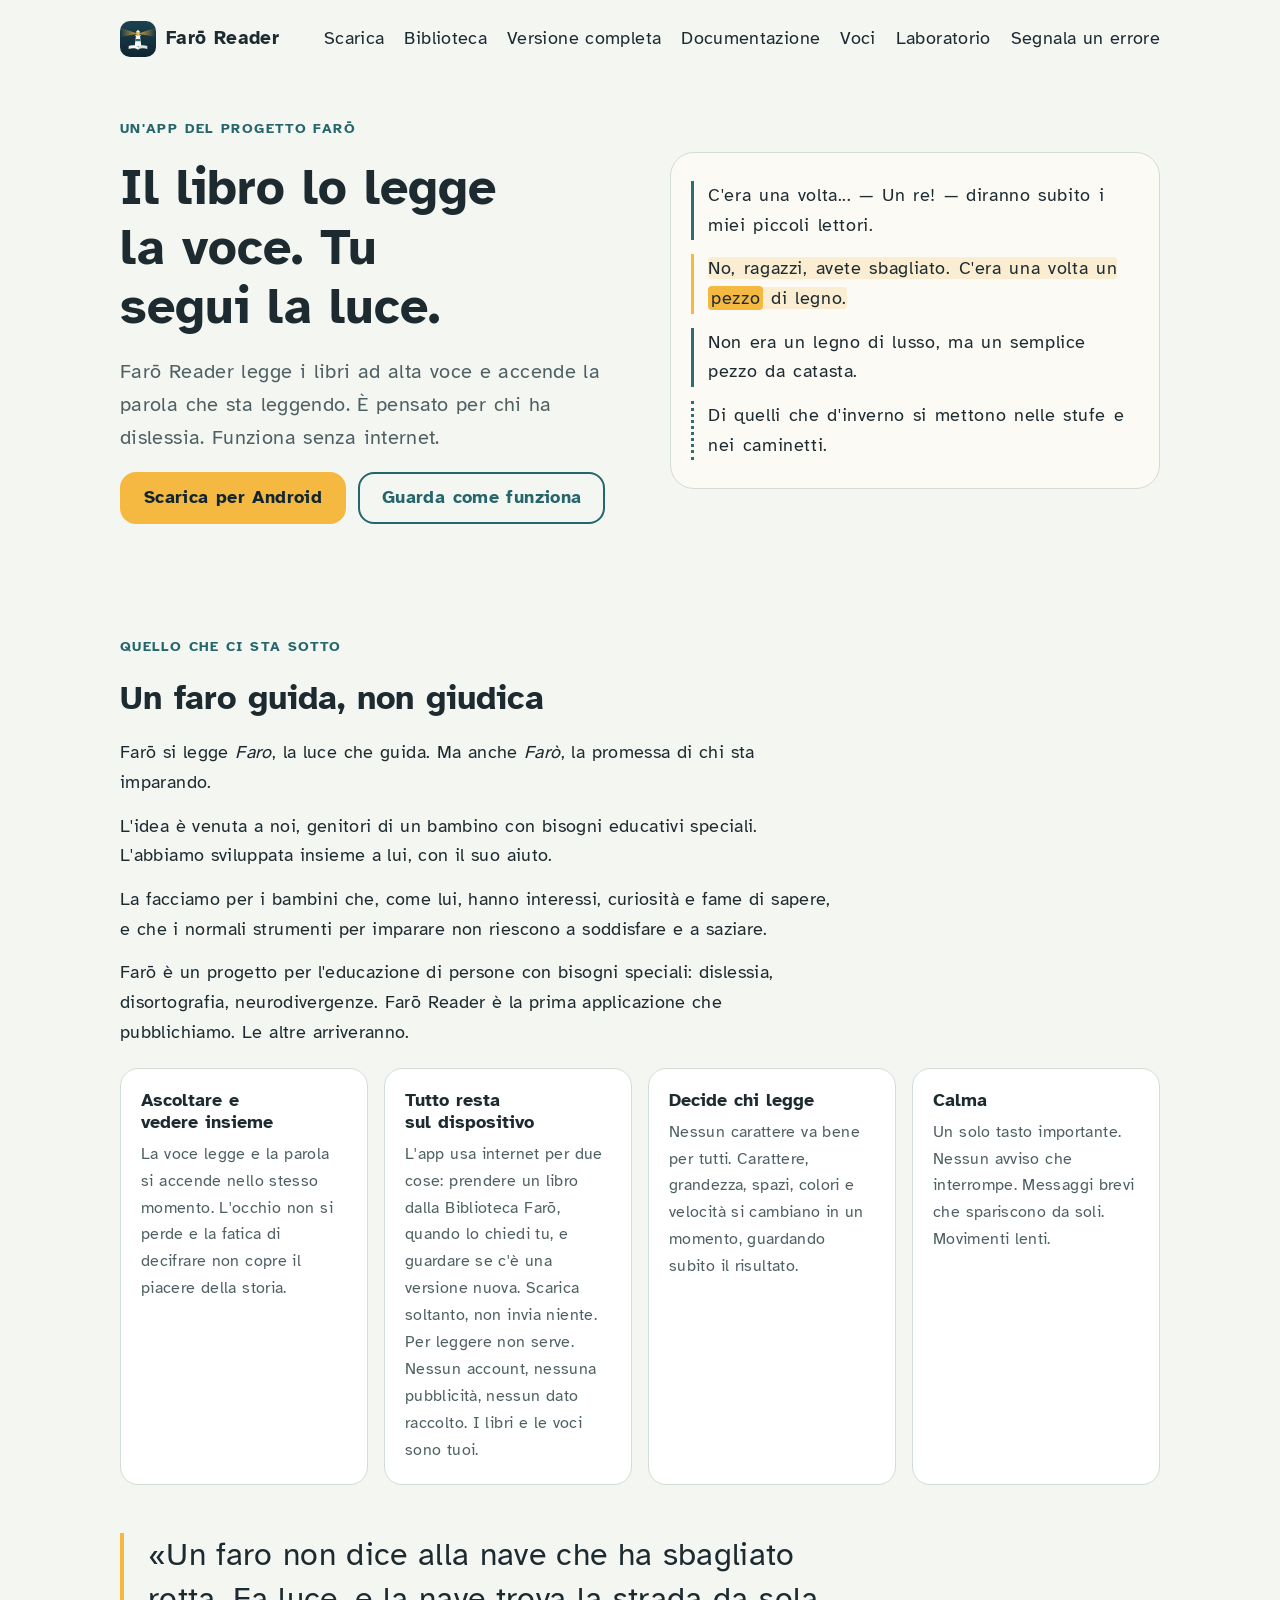
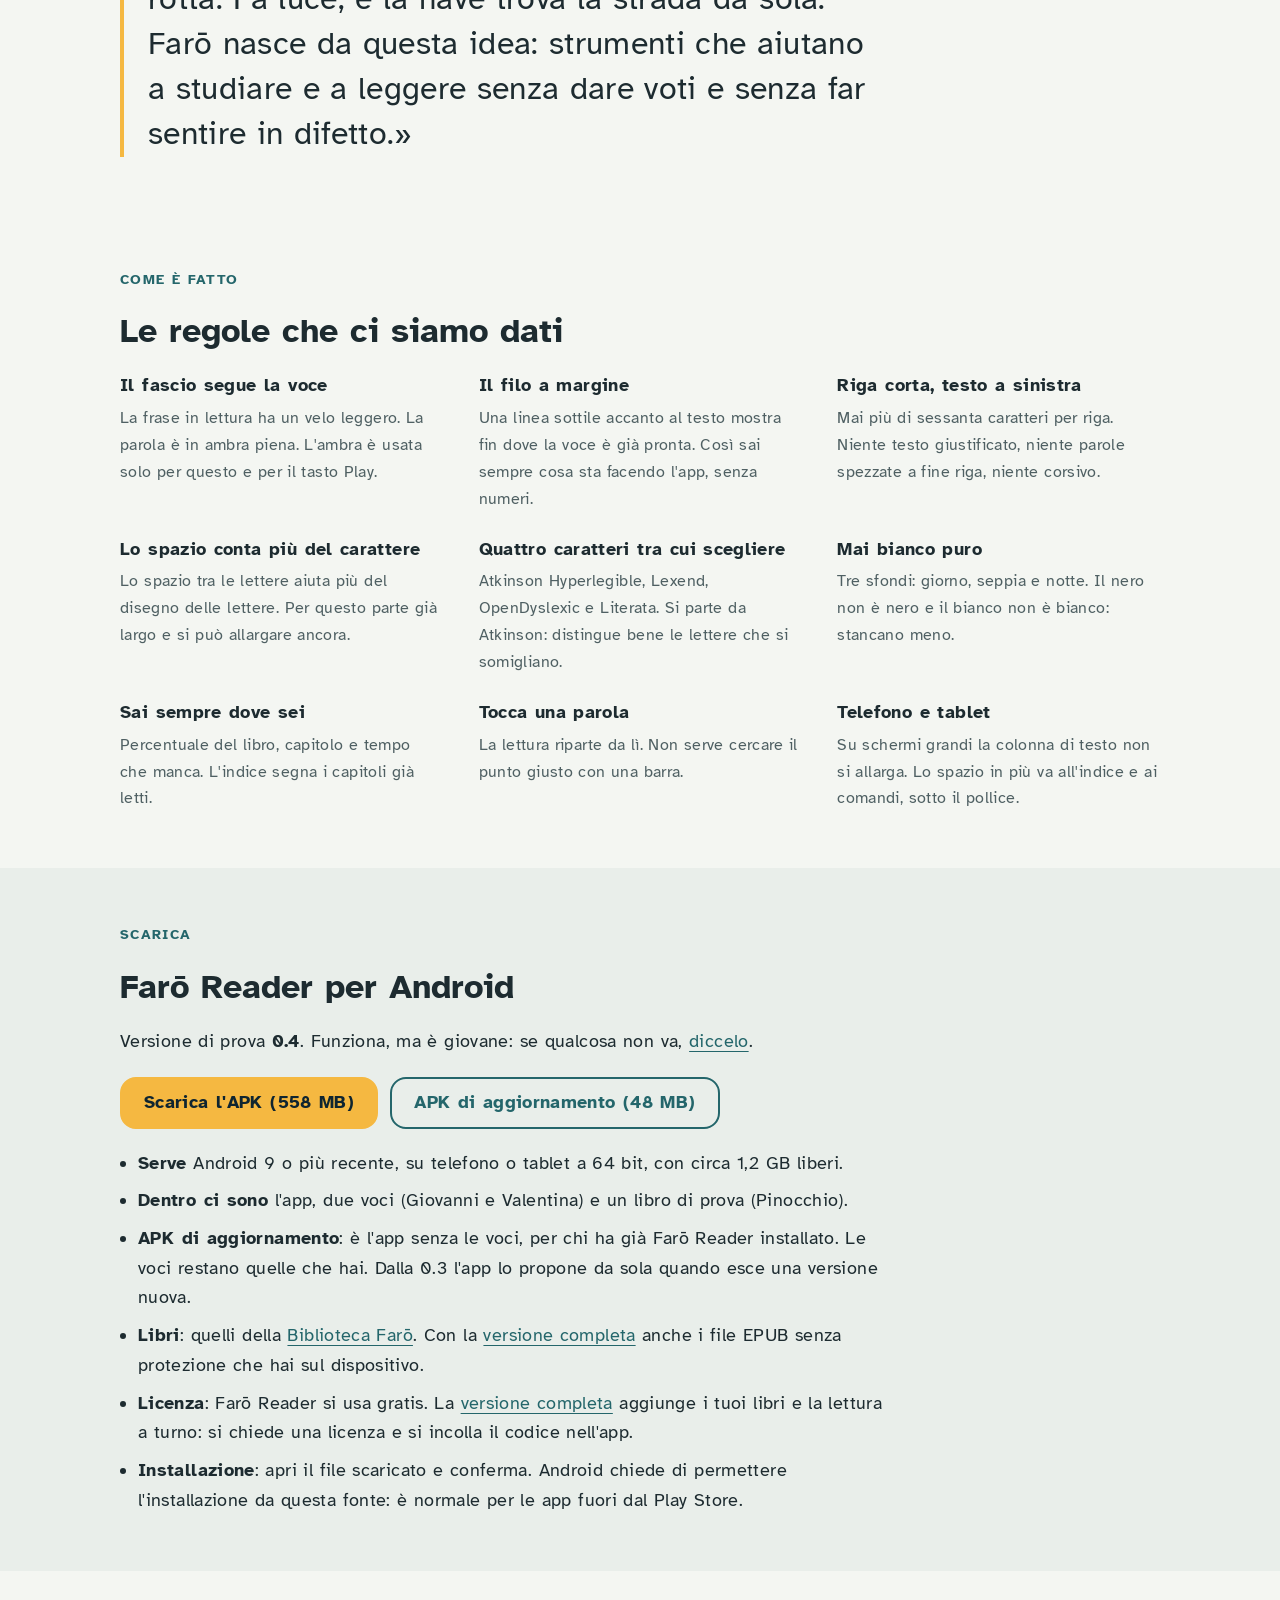
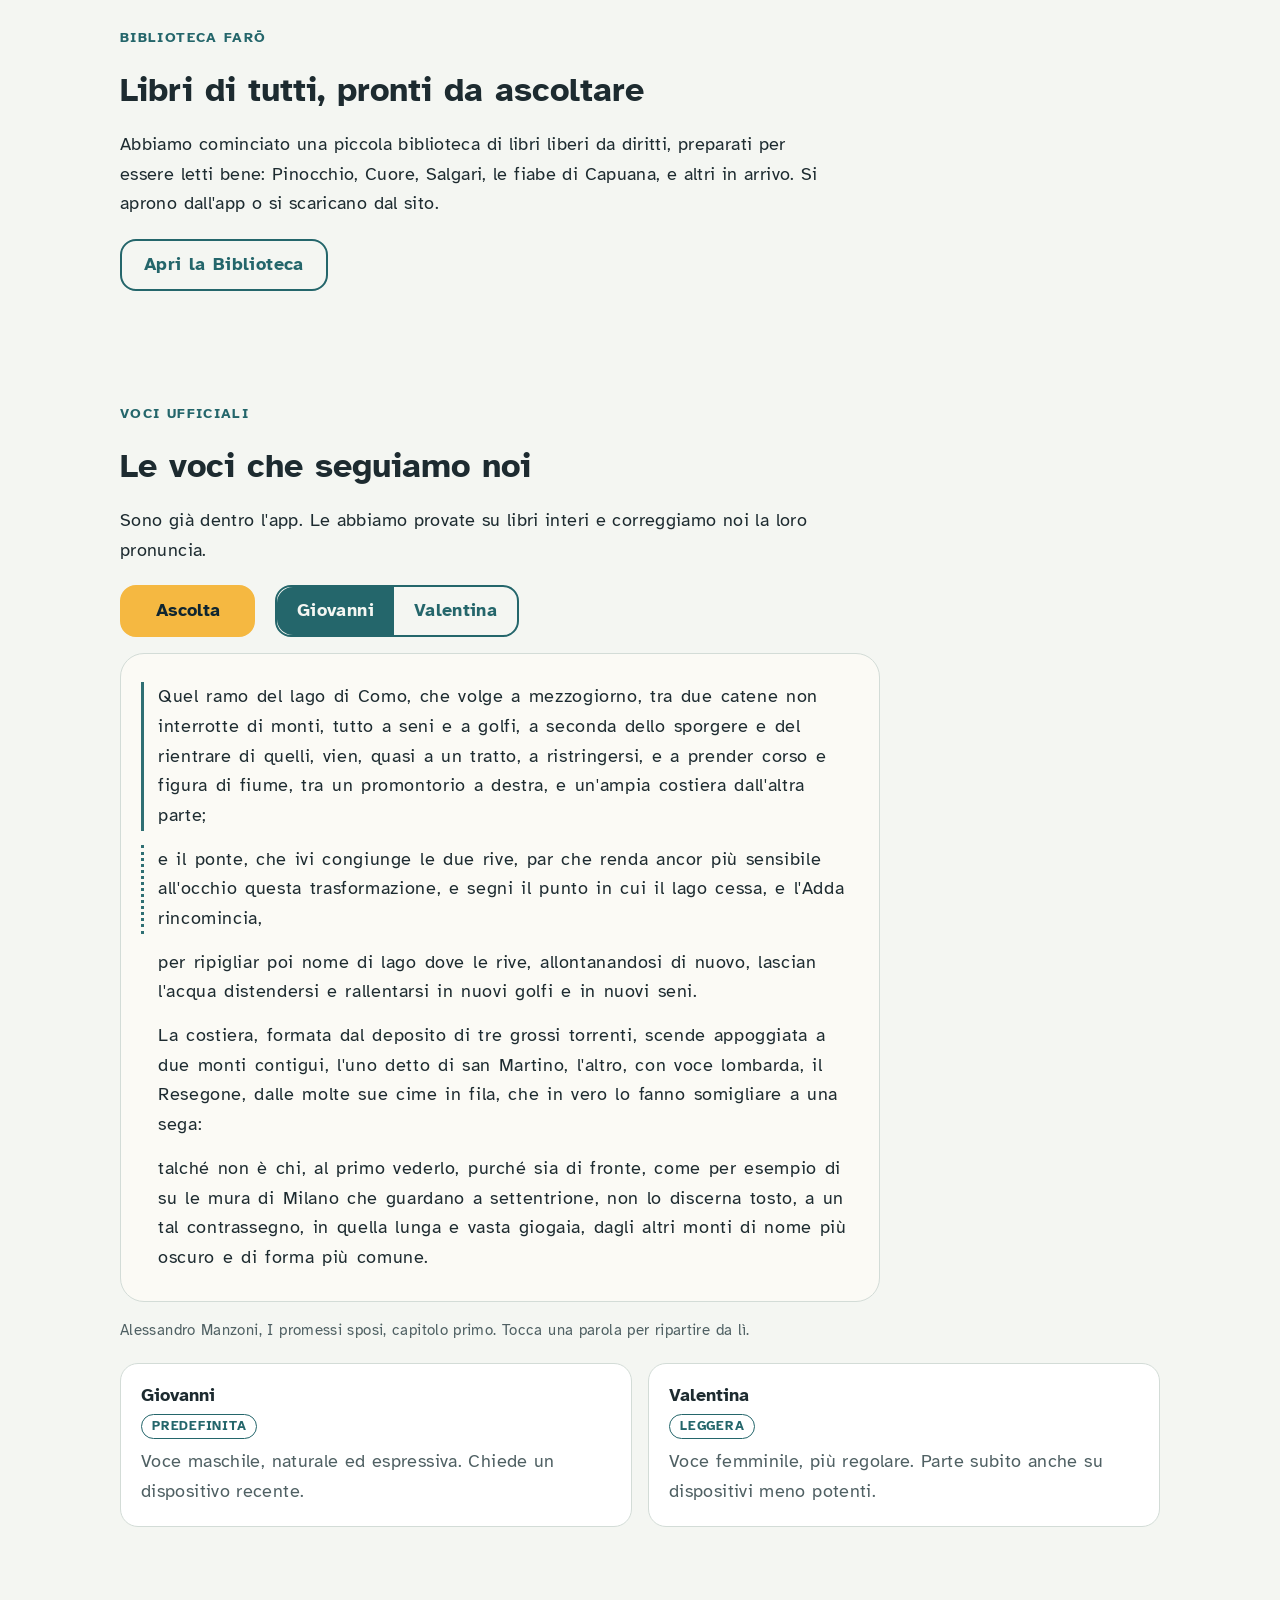
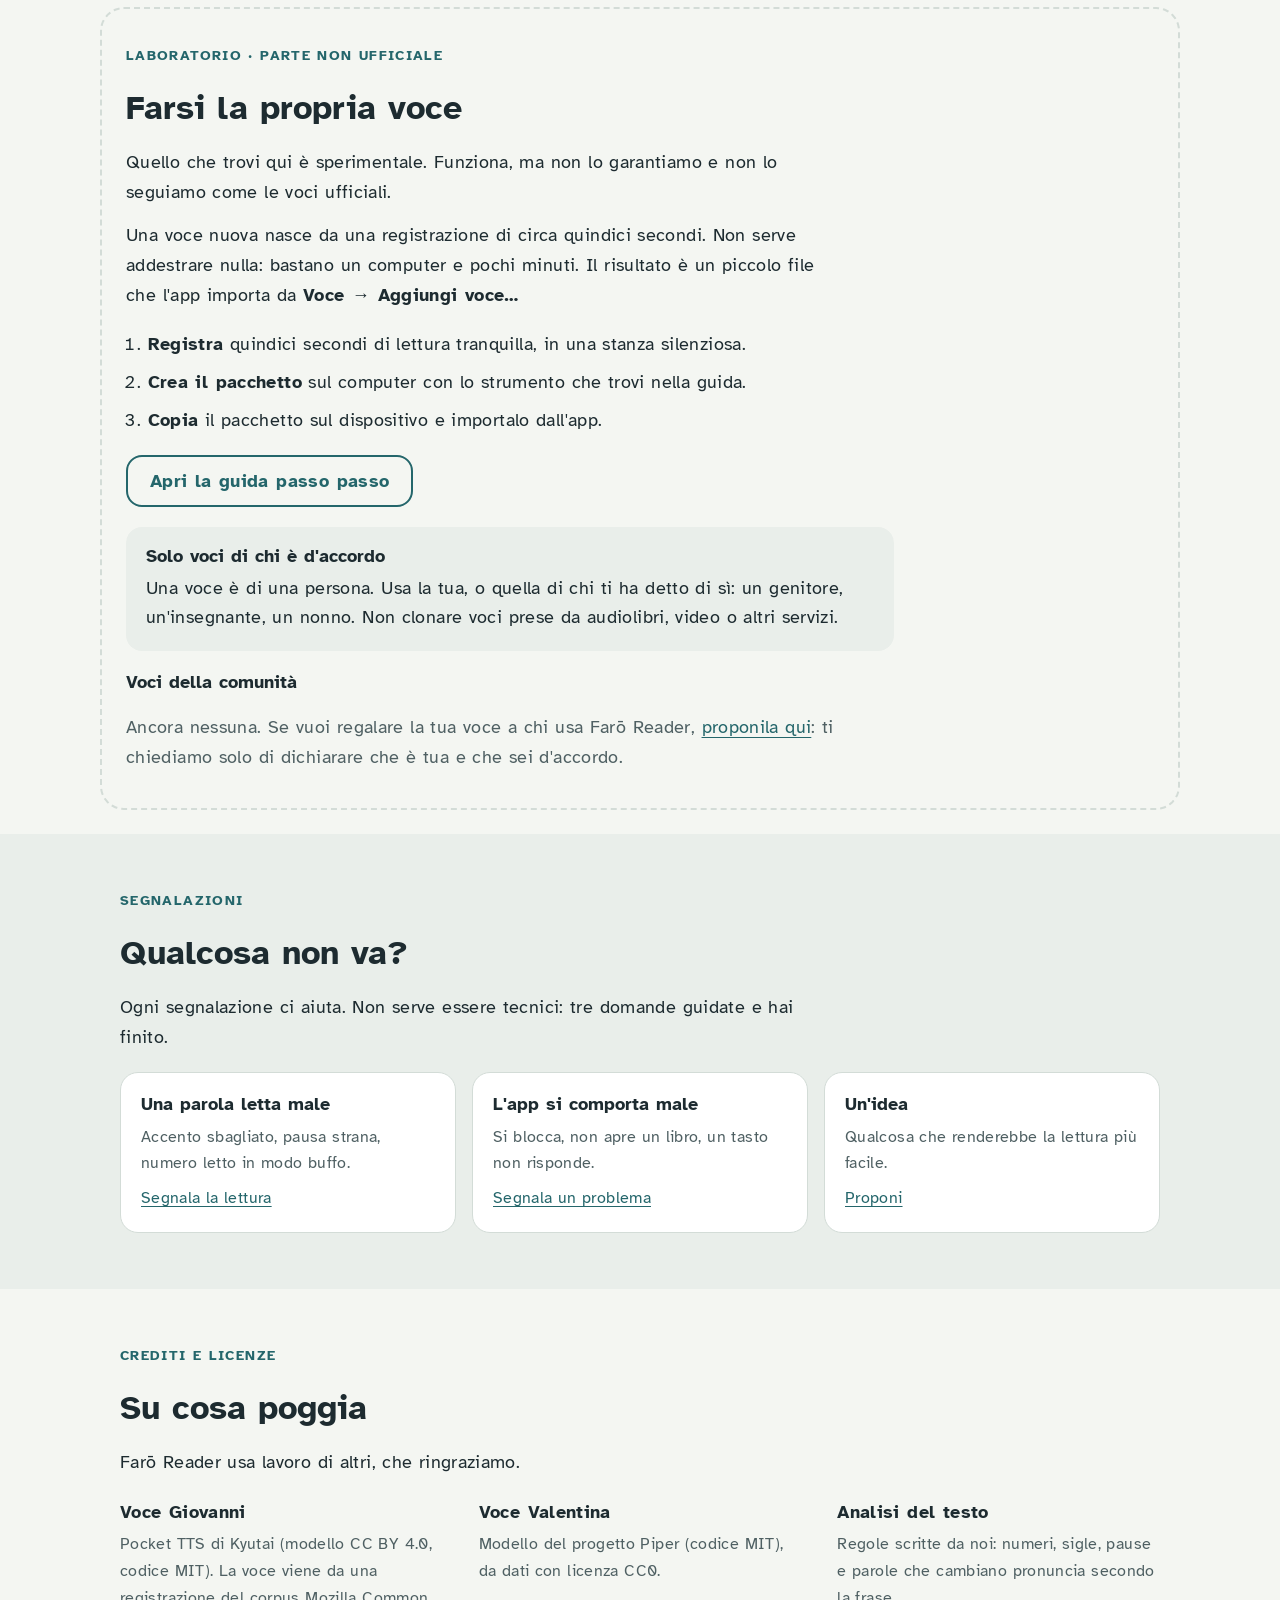
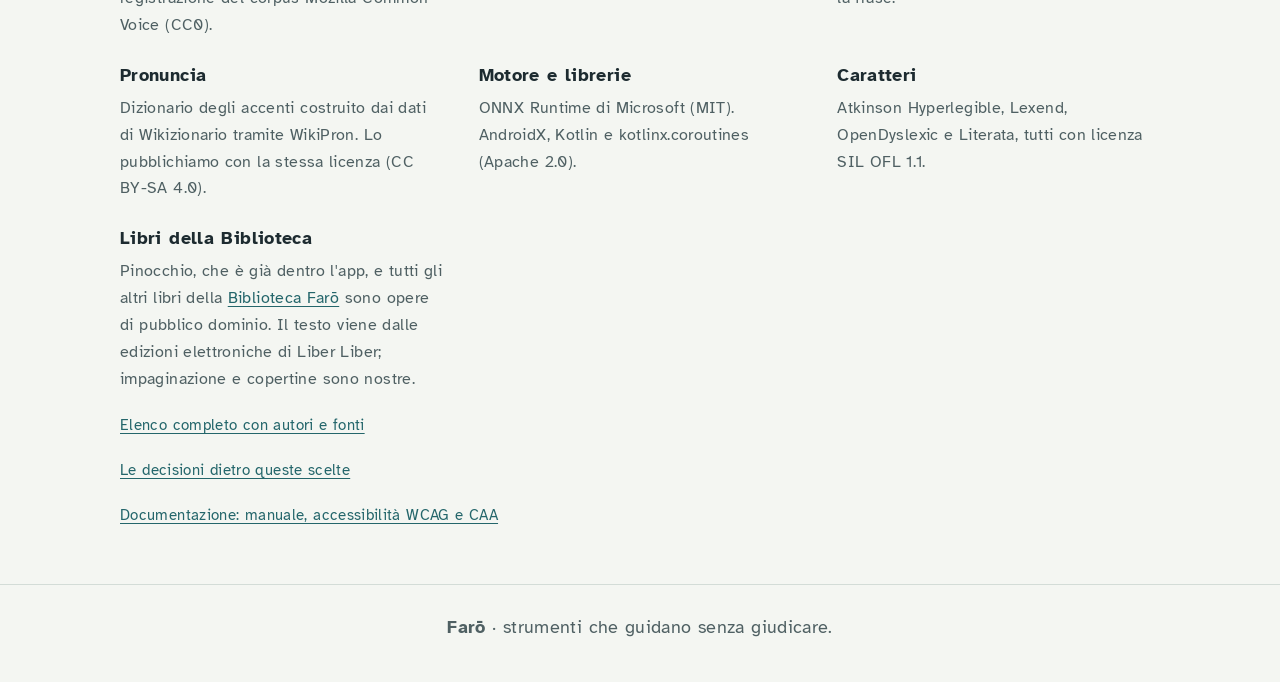
<file: docs/index.html>
<!doctype html>
<html lang="it">
<head>
<meta charset="utf-8">
<meta name="viewport" content="width=device-width, initial-scale=1">
<title>Farō Reader</title>
<meta name="description" content="Farō Reader legge i libri ad alta voce e accende la parola che sta leggendo. Pensato per chi ha dislessia. Funziona senza internet.">
<link rel="icon" href="icon.svg" type="image/svg+xml">
<link rel="stylesheet" href="style.css">
</head>
<body>

<header class="top">
  <a class="brand" href="#inizio"><img src="icon.svg" alt="" width="36" height="36"> Farō Reader</a>
  <nav aria-label="Sezioni">
    <a href="#scarica">Scarica</a>
    <a href="biblioteca.html">Biblioteca</a>
    <a href="completa.html">Versione completa</a>
    <a href="doc/">Documentazione</a>
    <a href="#voci">Voci</a>
    <a href="#laboratorio">Laboratorio</a>
    <a href="#segnala">Segnala un errore</a>
  </nav>
</header>

<main>

<section class="hero" id="inizio">
  <div class="hero-text">
    <p class="eyebrow">Un'app del progetto Farō</p>
    <h1>Il libro lo legge la voce. Tu segui la luce.</h1>
    <p class="lead">Farō Reader legge i libri ad alta voce e accende la parola che sta leggendo. È pensato per chi ha dislessia. Funziona senza internet.</p>
    <p class="actions">
      <a class="btn primary" href="#scarica">Scarica per Android</a>
      <a class="btn" href="#come">Guarda come funziona</a>
    </p>
  </div>
  <div class="demo" aria-label="Esempio di pagina in lettura">
    <p class="ready">C'era una volta... — Un re! — diranno subito i miei piccoli lettori.</p>
    <p class="now"><span class="sent">No, ragazzi, avete sbagliato. C'era una volta un <span class="word">pezzo</span> di legno.</span></p>
    <p class="ready">Non era un legno di lusso, ma un semplice pezzo da catasta.</p>
    <p class="working">Di quelli che d'inverno si mettono nelle stufe e nei caminetti.</p>
  </div>
</section>

<section id="filosofia">
  <p class="eyebrow">Quello che ci sta sotto</p>
  <h2>Un faro guida, non giudica</h2>
  <div class="prose">
    <p>Farō si legge <em>Faro</em>, la luce che guida. Ma anche <em>Farò</em>, la promessa di chi sta imparando.</p>
    <p>L'idea è venuta a noi, genitori di un bambino con bisogni educativi speciali. L'abbiamo sviluppata insieme a lui, con il suo aiuto.</p>
    <p>La facciamo per i bambini che, come lui, hanno interessi, curiosità e fame di sapere, e che i normali strumenti per imparare non riescono a soddisfare e a saziare.</p>
    <p>Farō è un progetto per l'educazione di persone con bisogni speciali: dislessia, disortografia, neurodivergenze. Farō Reader è la prima applicazione che pubblichiamo. Le altre arriveranno.</p>
  </div>
  <div class="cards">
    <div><h3>Ascoltare e vedere insieme</h3><p>La voce legge e la parola si accende nello stesso momento. L'occhio non si perde e la fatica di decifrare non copre il piacere della storia.</p></div>
    <div><h3>Tutto resta sul dispositivo</h3><p>L'app usa internet per due cose: prendere un libro dalla Biblioteca Farō, quando lo chiedi tu, e guardare se c'è una versione nuova. Scarica soltanto, non invia niente. Per leggere non serve. Nessun account, nessuna pubblicità, nessun dato raccolto. I libri e le voci sono tuoi.</p></div>
    <div><h3>Decide chi legge</h3><p>Nessun carattere va bene per tutti. Carattere, grandezza, spazi, colori e velocità si cambiano in un momento, guardando subito il risultato.</p></div>
    <div><h3>Calma</h3><p>Un solo tasto importante. Nessun avviso che interrompe. Messaggi brevi che spariscono da soli. Movimenti lenti.</p></div>
  </div>
  <blockquote class="quote">
    <p>«Un faro non dice alla nave che ha sbagliato rotta. Fa luce, e la nave trova la strada da sola. Farō nasce da questa idea: strumenti che aiutano a studiare e a leggere senza dare voti e senza far sentire in difetto.»</p>
  </blockquote>
</section>

<section id="come">
  <p class="eyebrow">Come è fatto</p>
  <h2>Le regole che ci siamo dati</h2>
  <dl class="rules">
    <div><dt>Il fascio segue la voce</dt><dd>La frase in lettura ha un velo leggero. La parola è in ambra piena. L'ambra è usata solo per questo e per il tasto Play.</dd></div>
    <div><dt>Il filo a margine</dt><dd>Una linea sottile accanto al testo mostra fin dove la voce è già pronta. Così sai sempre cosa sta facendo l'app, senza numeri.</dd></div>
    <div><dt>Riga corta, testo a sinistra</dt><dd>Mai più di sessanta caratteri per riga. Niente testo giustificato, niente parole spezzate a fine riga, niente corsivo.</dd></div>
    <div><dt>Lo spazio conta più del carattere</dt><dd>Lo spazio tra le lettere aiuta più del disegno delle lettere. Per questo parte già largo e si può allargare ancora.</dd></div>
    <div><dt>Quattro caratteri tra cui scegliere</dt><dd>Atkinson Hyperlegible, Lexend, OpenDyslexic e Literata. Si parte da Atkinson: distingue bene le lettere che si somigliano.</dd></div>
    <div><dt>Mai bianco puro</dt><dd>Tre sfondi: giorno, seppia e notte. Il nero non è nero e il bianco non è bianco: stancano meno.</dd></div>
    <div><dt>Sai sempre dove sei</dt><dd>Percentuale del libro, capitolo e tempo che manca. L'indice segna i capitoli già letti.</dd></div>
    <div><dt>Tocca una parola</dt><dd>La lettura riparte da lì. Non serve cercare il punto giusto con una barra.</dd></div>
    <div><dt>Telefono e tablet</dt><dd>Su schermi grandi la colonna di testo non si allarga. Lo spazio in più va all'indice e ai comandi, sotto il pollice.</dd></div>
  </dl>
</section>

<section id="scarica" class="band">
  <p class="eyebrow">Scarica</p>
  <h2>Farō Reader per Android</h2>
  <div class="prose">
    <p>Versione di prova <strong>0.4</strong>. Funziona, ma è giovane: se qualcosa non va, <a href="#segnala">diccelo</a>.</p>
  </div>
  <p class="actions">
    <a class="btn primary" data-release="FaroReader.apk" href="#scarica">Scarica l'APK (558 MB)</a>
    <a class="btn" data-release="FaroReader-leggero.apk" href="#scarica">APK di aggiornamento (48 MB)</a>
  </p>
  <ul class="facts">
    <li><strong>Serve</strong> Android 9 o più recente, su telefono o tablet a 64 bit, con circa 1,2 GB liberi.</li>
    <li><strong>Dentro ci sono</strong> l'app, due voci (Giovanni e Valentina) e un libro di prova (Pinocchio).</li>
    <li><strong>APK di aggiornamento</strong>: è l'app senza le voci, per chi ha già Farō Reader installato. Le voci restano quelle che hai. Dalla 0.3 l'app lo propone da sola quando esce una versione nuova.</li>
    <li><strong>Libri</strong>: quelli della <a href="biblioteca.html">Biblioteca Farō</a>. Con la <a href="completa.html">versione completa</a> anche i file EPUB senza protezione che hai sul dispositivo.</li>
    <li><strong>Licenza</strong>: Farō Reader si usa gratis. La <a href="completa.html">versione completa</a> aggiunge i tuoi libri e la lettura a turno: si chiede una licenza e si incolla il codice nell'app.</li>
    <li><strong>Installazione</strong>: apri il file scaricato e conferma. Android chiede di permettere l'installazione da questa fonte: è normale per le app fuori dal Play Store.</li>
  </ul>
</section>

<section id="biblioteca">
  <p class="eyebrow">Biblioteca Farō</p>
  <h2>Libri di tutti, pronti da ascoltare</h2>
  <div class="prose">
    <p>Abbiamo cominciato una piccola biblioteca di libri liberi da diritti, preparati per essere letti bene: Pinocchio, Cuore, Salgari, le fiabe di Capuana, e altri in arrivo. Si aprono dall'app o si scaricano dal sito.</p>
  </div>
  <p class="actions"><a class="btn" href="biblioteca.html">Apri la Biblioteca</a></p>
</section>

<section id="voci">
  <p class="eyebrow">Voci ufficiali</p>
  <h2>Le voci che seguiamo noi</h2>
  <div class="prose"><p>Sono già dentro l'app. Le abbiamo provate su libri interi e correggiamo noi la loro pronuncia.</p></div>
  <div class="player" id="ascolta" hidden>
    <div class="player-bar">
      <button class="btn primary" type="button" id="ascolta-play" aria-pressed="false">Ascolta</button>
      <fieldset class="seg">
        <legend>Voce</legend>
        <label><input type="radio" name="voce" value="giovanni" checked><span>Giovanni</span></label>
        <label><input type="radio" name="voce" value="valentina"><span>Valentina</span></label>
      </fieldset>
    </div>
    <div class="demo" id="ascolta-testo" aria-label="I promessi sposi, capitolo primo"></div>
    <p class="small">Alessandro Manzoni, <cite>I promessi sposi</cite>, capitolo primo. Tocca una parola per ripartire da lì.</p>
    <audio id="ascolta-audio" preload="none"></audio>
  </div>
  <div class="voices">
    <article>
      <h3>Giovanni</h3>
      <p class="tag">Predefinita</p>
      <p>Voce maschile, naturale ed espressiva. Chiede un dispositivo recente.</p>
    </article>
    <article>
      <h3>Valentina</h3>
      <p class="tag">Leggera</p>
      <p>Voce femminile, più regolare. Parte subito anche su dispositivi meno potenti.</p>
    </article>
  </div>
</section>

<section id="laboratorio" class="lab">
  <p class="eyebrow">Laboratorio · parte non ufficiale</p>
  <h2>Farsi la propria voce</h2>
  <div class="prose">
    <p>Quello che trovi qui è sperimentale. Funziona, ma non lo garantiamo e non lo seguiamo come le voci ufficiali.</p>
    <p>Una voce nuova nasce da una registrazione di circa quindici secondi. Non serve addestrare nulla: bastano un computer e pochi minuti. Il risultato è un piccolo file che l'app importa da <strong>Voce → Aggiungi voce…</strong></p>
  </div>
  <ol class="steps">
    <li><strong>Registra</strong> quindici secondi di lettura tranquilla, in una stanza silenziosa.</li>
    <li><strong>Crea il pacchetto</strong> sul computer con lo strumento che trovi nella guida.</li>
    <li><strong>Copia</strong> il pacchetto sul dispositivo e importalo dall'app.</li>
  </ol>
  <p class="actions"><a class="btn" data-repo-path="blob/main/voci/GUIDA.md" href="#laboratorio">Apri la guida passo passo</a></p>
  <div class="note">
    <h3>Solo voci di chi è d'accordo</h3>
    <p>Una voce è di una persona. Usa la tua, o quella di chi ti ha detto di sì: un genitore, un'insegnante, un nonno. Non clonare voci prese da audiolibri, video o altri servizi.</p>
  </div>
  <h3>Voci della comunità</h3>
  <p class="empty">Ancora nessuna. Se vuoi regalare la tua voce a chi usa Farō Reader, <a data-repo-path="issues/new?template=voce.yml" href="#segnala">proponila qui</a>: ti chiediamo solo di dichiarare che è tua e che sei d'accordo.</p>
</section>

<section id="segnala" class="band">
  <p class="eyebrow">Segnalazioni</p>
  <h2>Qualcosa non va?</h2>
  <div class="prose"><p>Ogni segnalazione ci aiuta. Non serve essere tecnici: tre domande guidate e hai finito.</p></div>
  <div class="cards">
    <div><h3>Una parola letta male</h3><p>Accento sbagliato, pausa strana, numero letto in modo buffo.</p><p><a data-repo-path="issues/new?template=lettura.yml" href="#segnala">Segnala la lettura</a></p></div>
    <div><h3>L'app si comporta male</h3><p>Si blocca, non apre un libro, un tasto non risponde.</p><p><a data-repo-path="issues/new?template=app.yml" href="#segnala">Segnala un problema</a></p></div>
    <div><h3>Un'idea</h3><p>Qualcosa che renderebbe la lettura più facile.</p><p><a data-repo-path="issues/new?template=proposta.yml" href="#segnala">Proponi</a></p></div>
  </div>
</section>

<section id="licenze">
  <p class="eyebrow">Crediti e licenze</p>
  <h2>Su cosa poggia</h2>
  <div class="prose">
    <p>Farō Reader usa lavoro di altri, che ringraziamo.</p>
  </div>
  <dl class="rules">
    <div><dt>Voce Giovanni</dt><dd>Pocket TTS di Kyutai (modello CC BY 4.0, codice MIT). La voce viene da una registrazione del corpus Mozilla Common Voice (CC0).</dd></div>
    <div><dt>Voce Valentina</dt><dd>Modello del progetto Piper (codice MIT), da dati con licenza CC0.</dd></div>
    <div><dt>Analisi del testo</dt><dd>Regole scritte da noi: numeri, sigle, pause e parole che cambiano pronuncia secondo la frase.</dd></div>
    <div><dt>Pronuncia</dt><dd>Dizionario degli accenti costruito dai dati di Wikizionario tramite WikiPron. Lo pubblichiamo con la stessa licenza (CC BY-SA 4.0).</dd></div>
    <div><dt>Motore e librerie</dt><dd>ONNX Runtime di Microsoft (MIT). AndroidX, Kotlin e kotlinx.coroutines (Apache 2.0).</dd></div>
    <div><dt>Caratteri</dt><dd>Atkinson Hyperlegible, Lexend, OpenDyslexic e Literata, tutti con licenza SIL OFL 1.1.</dd></div>
    <div><dt>Libri della Biblioteca</dt><dd>Pinocchio, che è già dentro l'app, e tutti gli altri libri della <a href="biblioteca.html">Biblioteca Farō</a> sono opere di pubblico dominio. Il testo viene dalle edizioni elettroniche di Liber Liber; impaginazione e copertine sono nostre.</dd></div>
  </dl>
  <p class="small"><a data-repo-path="blob/main/LICENZE.md" href="#licenze">Elenco completo con autori e fonti</a></p>
  <p class="small"><a href="decisioni.html">Le decisioni dietro queste scelte</a></p>
  <p class="small"><a href="doc/">Documentazione: manuale, accessibilità WCAG e CAA</a></p>
</section>

</main>

<footer>
  <p><strong>Farō</strong> · strumenti che guidano senza giudicare.</p>
</footer>

<script src="demo/voci.js"></script>
<script>
// Lettura di prova: la luce segue i tempi veri di ogni parola; il filo a margine finge il lavoro dell'app sulle frasi dopo.
(function () {
  const D = window.DEMO_VOCI, box = document.getElementById("ascolta");
  if (!D || !box) return;
  const audio = document.getElementById("ascolta-audio"), play = document.getElementById("ascolta-play");
  const testo = document.getElementById("ascolta-testo");
  const words = [], pars = [], first = [];
  D.blocchi.forEach((b, k) => {
    const p = document.createElement("p"), s = document.createElement("span");
    first.push(words.length);
    b.forEach((w, i) => {
      const el = document.createElement("span");
      el.className = "w"; el.textContent = w; el.dataset.i = words.length;
      words.push(el); s.append(el, i < b.length - 1 ? " " : "");
    });
    p.append(s); testo.append(p); pars.push(p);
  });
  let T = D.voci.giovanni.t, cur = -1, raf = 0;
  const blockOf = i => { let k = 0; while (k + 1 < first.length && first[k + 1] <= i) k++; return k; };
  const start = k => T[first[k]][0];
  // la frase k è pronta quando la voce è a metà della frase prima; quella dopo è in lavorazione
  const readyAt = k => k === 0 ? 0 : (start(k - 1) + start(k)) / 2;
  function draw() {
    const t = audio.currentTime || 0;
    let i = -1;
    while (i + 1 < T.length && T[i + 1][0] <= t) i++;
    const on = !audio.paused || t > 0, now = on ? blockOf(Math.max(i, 0)) : -1;
    pars.forEach((p, k) => {
      const ready = k <= now || t >= readyAt(k), working = !ready && (k === 0 || t >= readyAt(k - 1));
      p.className = k === now ? "now" : ready ? "ready" : working ? "working" : "";
      p.firstChild.className = k === now ? "sent" : "";
    });
    if (i !== cur) {
      if (cur >= 0) words[cur].classList.remove("on");
      if (i >= 0 && on) words[i].classList.add("on");
      cur = on ? i : -1;
    }
  }
  const loop = () => { draw(); raf = audio.paused ? 0 : requestAnimationFrame(loop); };
  function setVoice(name, keep) {
    const i = Math.max(cur, 0), was = !audio.paused;
    T = D.voci[name].t;
    audio.src = D.voci[name].audio;
    if (keep) {
      audio.preload = "auto";
      audio.addEventListener("loadedmetadata", () => { audio.currentTime = T[i][0]; if (was) audio.play().catch(() => {}); else draw(); }, { once: true });
      audio.load();
    }
  }
  play.addEventListener("click", () => audio.paused ? audio.play().catch(() => {}) : audio.pause());
  audio.addEventListener("play", () => { play.textContent = "Pausa"; play.setAttribute("aria-pressed", "true"); if (!raf) loop(); });
  audio.addEventListener("pause", () => { play.textContent = "Ascolta"; play.setAttribute("aria-pressed", "false"); draw(); });
  audio.addEventListener("seeked", draw);
  audio.addEventListener("ended", () => { audio.currentTime = 0; draw(); });
  box.querySelectorAll("input[name=voce]").forEach(r => r.addEventListener("change", () => setVoice(r.value, cur >= 0)));
  testo.addEventListener("click", e => {
    const w = e.target.closest(".w");
    if (!w) return;
    const go = () => { audio.currentTime = T[+w.dataset.i][0]; audio.play().catch(() => {}); };
    if (audio.readyState) go(); else { audio.preload = "auto"; audio.addEventListener("loadedmetadata", go, { once: true }); audio.load(); }
  });
  setVoice("giovanni", false);
  box.hidden = false;
  draw();
})();
</script>
<script>
// Repository pubblico su GitHub: segnalazioni, guida e download partono da qui.
const REPO = "faro-edu/faro-reader";
// Diventa true quando la prima versione è pubblicata tra le Releases.
const PUBBLICATA = true;
if (REPO) {
  const base = "https://github.com/" + REPO + "/";
  document.querySelectorAll("[data-repo-path]").forEach(a => { a.href = base + a.dataset.repoPath; });
  document.querySelectorAll("[data-release]").forEach(a => {
    if (PUBBLICATA) a.href = base + "releases/latest/download/" + a.dataset.release;
    else { a.textContent = "Prima versione in arrivo"; a.removeAttribute("href"); a.setAttribute("aria-disabled", "true"); }
  });
}
</script>
</body>
</html>
</file>
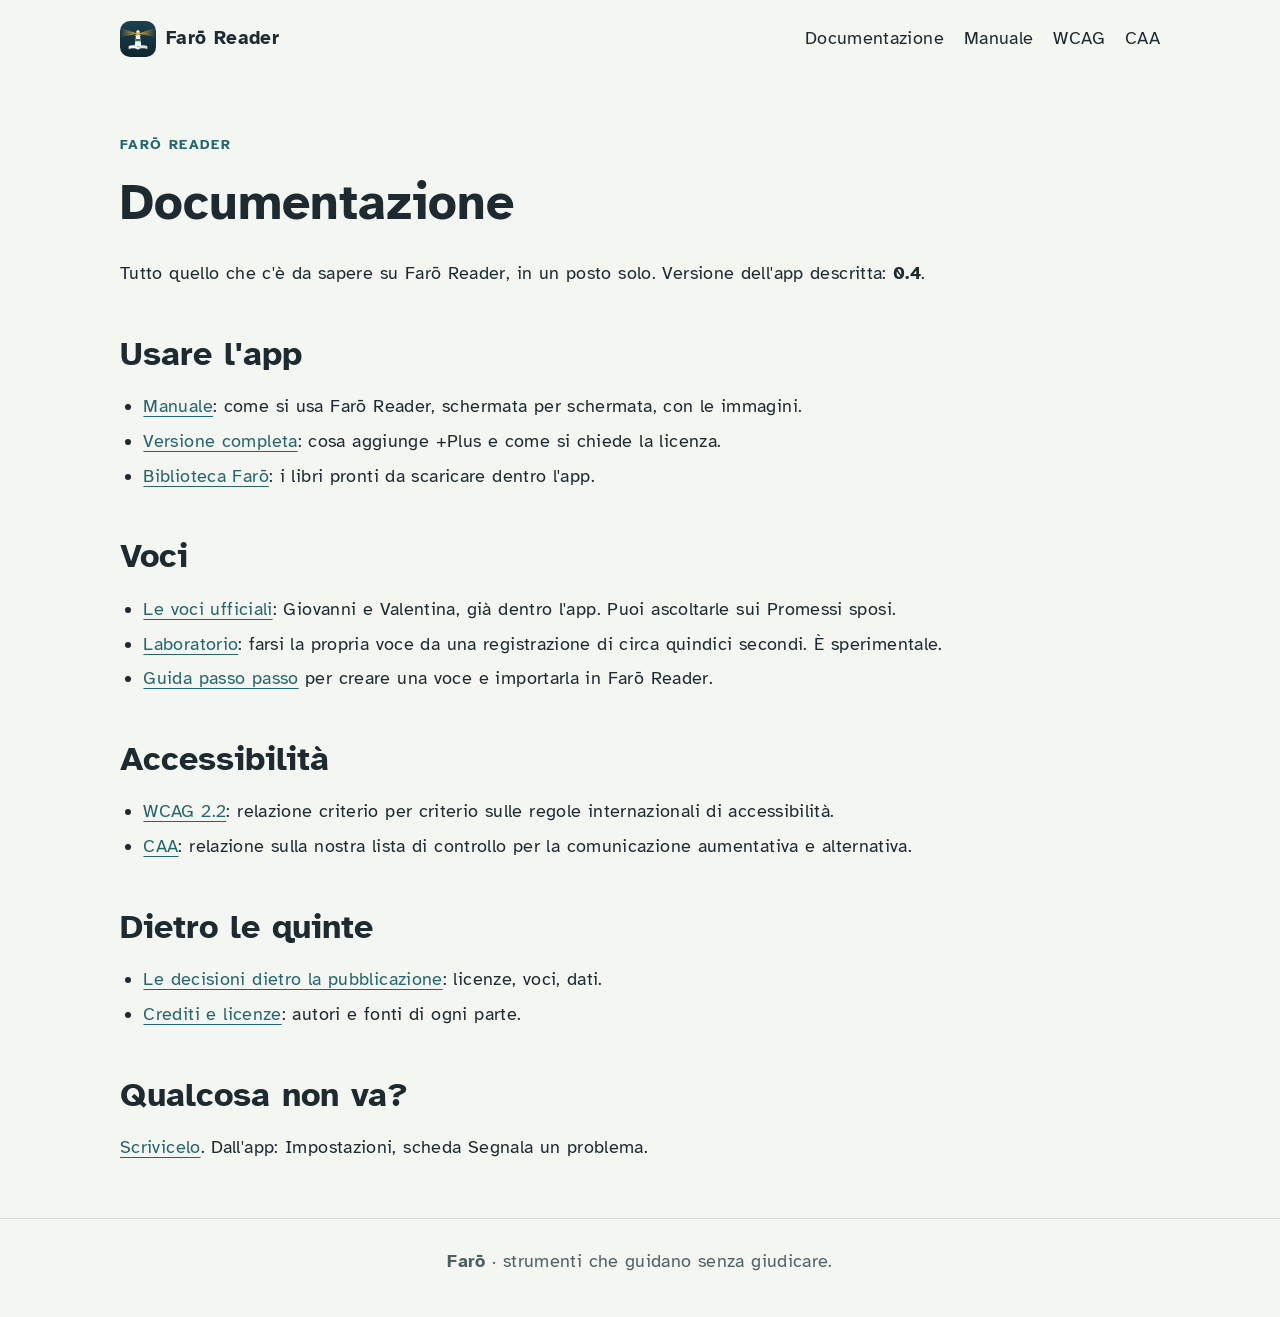
<file: docs/doc/index.html>
<!doctype html>
<html lang="it">
<head>
<meta charset="utf-8">
<meta name="viewport" content="width=device-width, initial-scale=1">
<title>Documentazione · Farō Reader</title>
<link rel="icon" href="../icon.svg" type="image/svg+xml">
<link rel="stylesheet" href="../style.css">
<link rel="stylesheet" href="doc.css">
</head>
<body>

<header class="top">
  <a class="brand" href="../"><img src="../icon.svg" alt="" width="36" height="36"> Farō Reader</a>
  <nav aria-label="Documentazione">
    <a href="./">Documentazione</a>
    <a href="manuale.html">Manuale</a>
    <a href="wcag.html">WCAG</a>
    <a href="caa.html">CAA</a>
  </nav>
</header>

<main>
<section class="doc">
  <p class="eyebrow">Farō Reader</p>
<h1 id="documentazione">Documentazione</h1>
<p>Tutto quello che c'è da sapere su Farō Reader, in un posto solo. Versione dell'app descritta: <strong>0.4</strong>.</p>
<h2 id="usare-lapp">Usare l'app</h2>
<ul>
<li><a href="manuale.html">Manuale</a>: come si usa Farō Reader, schermata per schermata, con le immagini.</li>
<li><a href="../completa.html">Versione completa</a>: cosa aggiunge +Plus e come si chiede la licenza.</li>
<li><a href="../biblioteca.html">Biblioteca Farō</a>: i libri pronti da scaricare dentro l'app.</li>
</ul>
<h2 id="voci">Voci</h2>
<ul>
<li><a href="../#voci">Le voci ufficiali</a>: Giovanni e Valentina, già dentro l'app. Puoi ascoltarle sui Promessi sposi.</li>
<li><a href="../#laboratorio">Laboratorio</a>: farsi la propria voce da una registrazione di circa quindici secondi. È sperimentale.</li>
<li><a data-repo-path="blob/main/voci/GUIDA.md" href="../#laboratorio">Guida passo passo</a> per creare una voce e importarla in Farō Reader.</li>
</ul>
<h2 id="accessibilita">Accessibilità</h2>
<ul>
<li><a href="wcag.html">WCAG 2.2</a>: relazione criterio per criterio sulle regole internazionali di accessibilità.</li>
<li><a href="caa.html">CAA</a>: relazione sulla nostra lista di controllo per la comunicazione aumentativa e alternativa.</li>
</ul>
<h2 id="dietro-le-quinte">Dietro le quinte</h2>
<ul>
<li><a href="../decisioni.html">Le decisioni dietro la pubblicazione</a>: licenze, voci, dati.</li>
<li><a data-repo-path="blob/main/LICENZE.md" href="../#licenze">Crediti e licenze</a>: autori e fonti di ogni parte.</li>
</ul>
<h2 id="qualcosa-non-va">Qualcosa non va?</h2>
<p><a data-repo-path="issues/new?template=app.yml" href="../#segnala">Scrivicelo</a>. Dall'app: Impostazioni, scheda Segnala un problema.</p>
</section>
</main>

<footer>
  <p><strong>Farō</strong> · strumenti che guidano senza giudicare.</p>
</footer>
<script>
const REPO = "faro-edu/faro-reader";
document.querySelectorAll("[data-repo-path]").forEach(a => { a.href = "https://github.com/" + REPO + "/" + a.dataset.repoPath; });
</script>
</body>
</html>
</file>
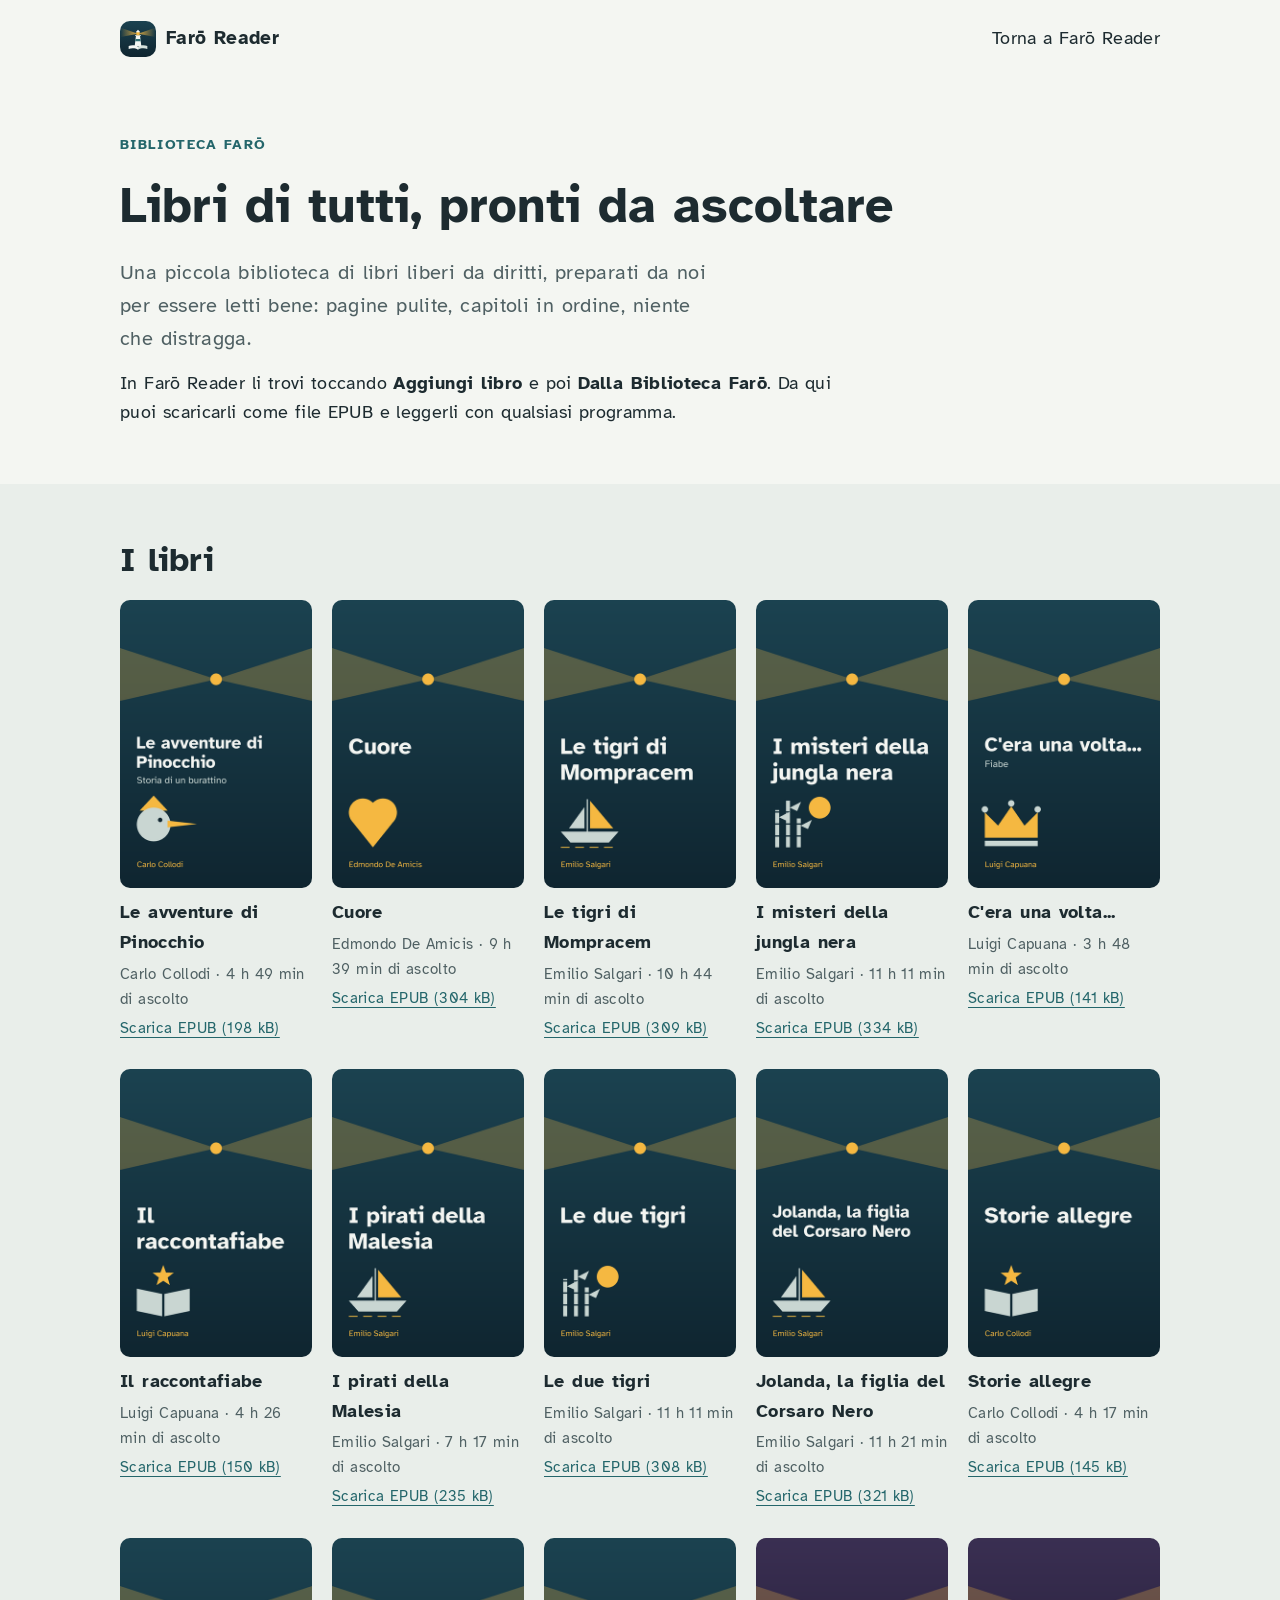
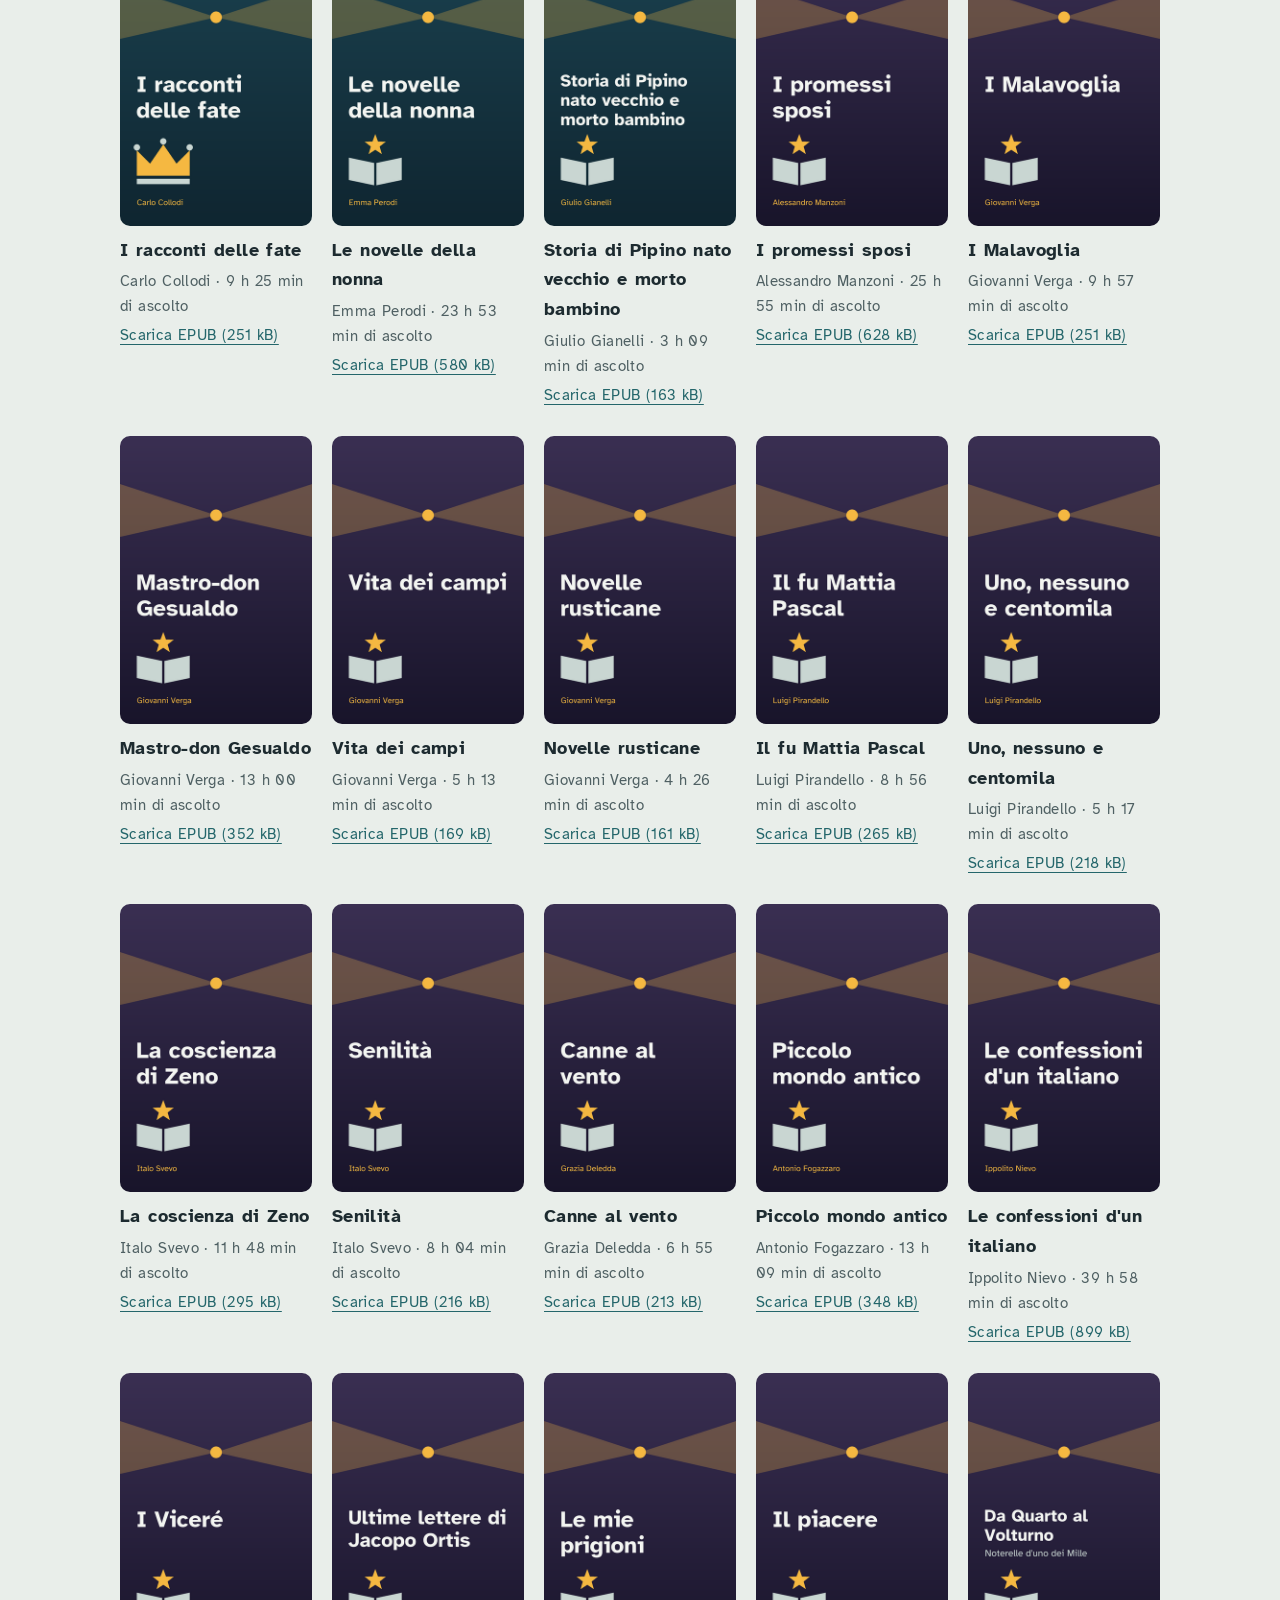
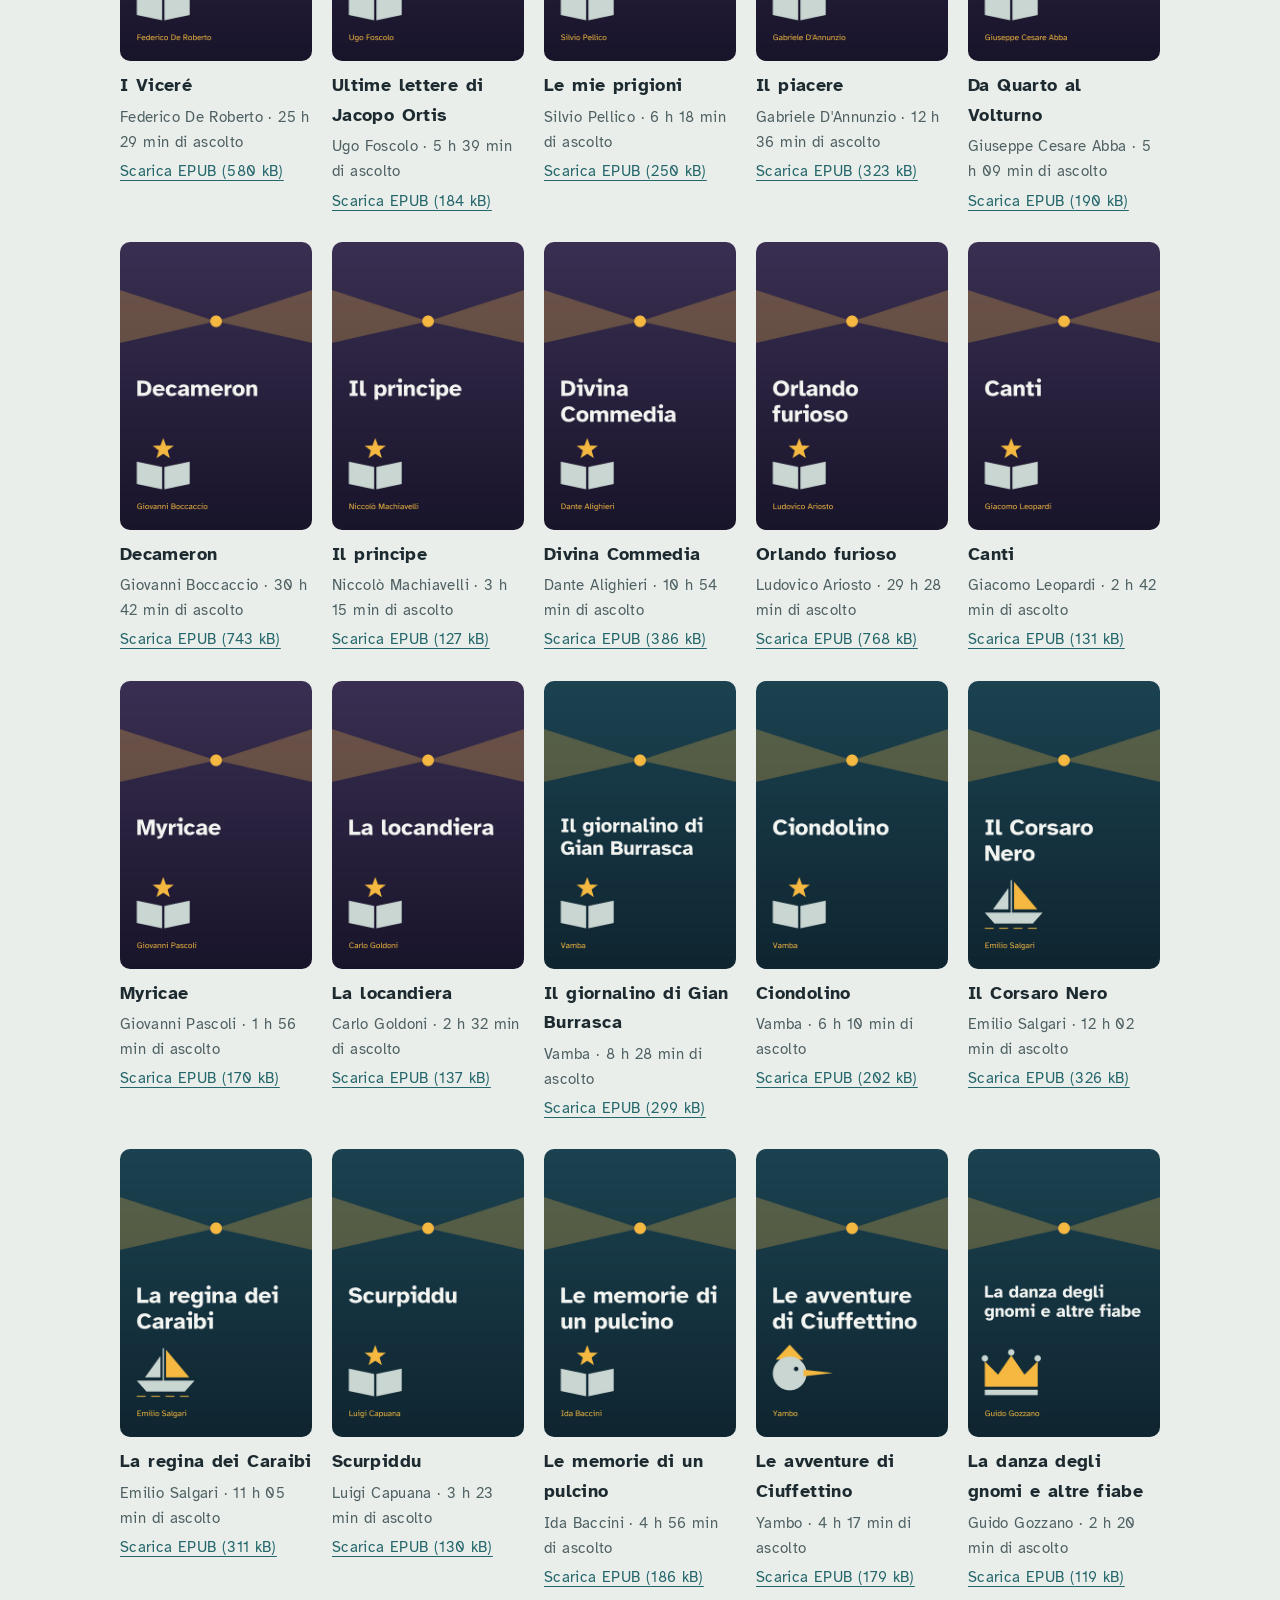
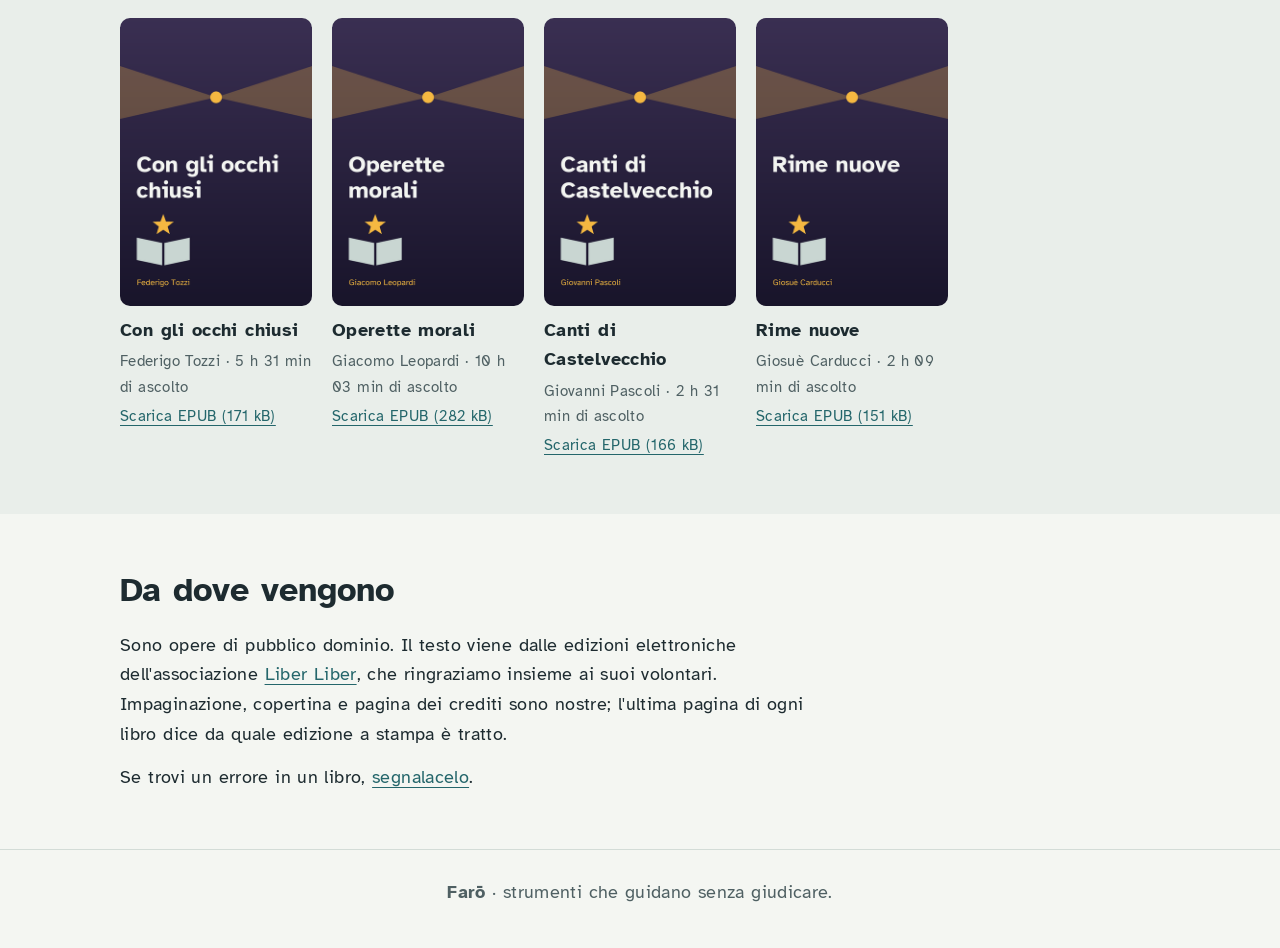
<file: docs/biblioteca.html>
<!doctype html>
<html lang="it">
<head>
<meta charset="utf-8">
<meta name="viewport" content="width=device-width, initial-scale=1">
<title>Biblioteca Farō</title>
<meta name="description" content="Libri di pubblico dominio preparati per essere letti e ascoltati bene, da scaricare liberamente.">
<link rel="icon" href="icon.svg" type="image/svg+xml">
<link rel="stylesheet" href="style.css">
</head>
<body>

<header class="top">
  <a class="brand" href="./"><img src="icon.svg" alt="" width="36" height="36"> Farō Reader</a>
  <nav aria-label="Sezioni"><a href="./">Torna a Farō Reader</a></nav>
</header>

<main>

<section>
  <p class="eyebrow">Biblioteca Farō</p>
  <h1>Libri di tutti, pronti da ascoltare</h1>
  <div class="prose">
    <p class="lead">Una piccola biblioteca di libri liberi da diritti, preparati da noi per essere letti bene: pagine pulite, capitoli in ordine, niente che distragga.</p>
    <p>In Farō Reader li trovi toccando <strong>Aggiungi libro</strong> e poi <strong>Dalla Biblioteca Farō</strong>. Da qui puoi scaricarli come file EPUB e leggerli con qualsiasi programma.</p>
  </div>
</section>

<section class="band">
  <h2>I libri</h2>
  <div class="books">
    <a href="biblioteca/libri/pinocchio.epub" download>
      <img src="biblioteca/copertine/pinocchio.png" alt="" width="400" height="600" loading="lazy">
      <strong>Le avventure di Pinocchio</strong>
      <span>Carlo Collodi · 4 h 49 min di ascolto</span>
      <span class="get">Scarica EPUB (198 kB)</span>
    </a>
    <a href="biblioteca/libri/cuore.epub" download>
      <img src="biblioteca/copertine/cuore.png" alt="" width="400" height="600" loading="lazy">
      <strong>Cuore</strong>
      <span>Edmondo De Amicis · 9 h 39 min di ascolto</span>
      <span class="get">Scarica EPUB (304 kB)</span>
    </a>
    <a href="biblioteca/libri/tigri-di-mompracem.epub" download>
      <img src="biblioteca/copertine/tigri-di-mompracem.png" alt="" width="400" height="600" loading="lazy">
      <strong>Le tigri di Mompracem</strong>
      <span>Emilio Salgari · 10 h 44 min di ascolto</span>
      <span class="get">Scarica EPUB (309 kB)</span>
    </a>
    <a href="biblioteca/libri/jungla-nera.epub" download>
      <img src="biblioteca/copertine/jungla-nera.png" alt="" width="400" height="600" loading="lazy">
      <strong>I misteri della jungla nera</strong>
      <span>Emilio Salgari · 11 h 11 min di ascolto</span>
      <span class="get">Scarica EPUB (334 kB)</span>
    </a>
    <a href="biblioteca/libri/cera-una-volta.epub" download>
      <img src="biblioteca/copertine/cera-una-volta.png" alt="" width="400" height="600" loading="lazy">
      <strong>C&#x27;era una volta...</strong>
      <span>Luigi Capuana · 3 h 48 min di ascolto</span>
      <span class="get">Scarica EPUB (141 kB)</span>
    </a>
    <a href="biblioteca/libri/raccontafiabe.epub" download>
      <img src="biblioteca/copertine/raccontafiabe.png" alt="" width="400" height="600" loading="lazy">
      <strong>Il raccontafiabe</strong>
      <span>Luigi Capuana · 4 h 26 min di ascolto</span>
      <span class="get">Scarica EPUB (150 kB)</span>
    </a>
    <a href="biblioteca/libri/pirati-della-malesia.epub" download>
      <img src="biblioteca/copertine/pirati-della-malesia.png" alt="" width="400" height="600" loading="lazy">
      <strong>I pirati della Malesia</strong>
      <span>Emilio Salgari · 7 h 17 min di ascolto</span>
      <span class="get">Scarica EPUB (235 kB)</span>
    </a>
    <a href="biblioteca/libri/due-tigri.epub" download>
      <img src="biblioteca/copertine/due-tigri.png" alt="" width="400" height="600" loading="lazy">
      <strong>Le due tigri</strong>
      <span>Emilio Salgari · 11 h 11 min di ascolto</span>
      <span class="get">Scarica EPUB (308 kB)</span>
    </a>
    <a href="biblioteca/libri/jolanda.epub" download>
      <img src="biblioteca/copertine/jolanda.png" alt="" width="400" height="600" loading="lazy">
      <strong>Jolanda, la figlia del Corsaro Nero</strong>
      <span>Emilio Salgari · 11 h 21 min di ascolto</span>
      <span class="get">Scarica EPUB (321 kB)</span>
    </a>
    <a href="biblioteca/libri/storie-allegre.epub" download>
      <img src="biblioteca/copertine/storie-allegre.png" alt="" width="400" height="600" loading="lazy">
      <strong>Storie allegre</strong>
      <span>Carlo Collodi · 4 h 17 min di ascolto</span>
      <span class="get">Scarica EPUB (145 kB)</span>
    </a>
    <a href="biblioteca/libri/racconti-delle-fate.epub" download>
      <img src="biblioteca/copertine/racconti-delle-fate.png" alt="" width="400" height="600" loading="lazy">
      <strong>I racconti delle fate</strong>
      <span>Carlo Collodi · 9 h 25 min di ascolto</span>
      <span class="get">Scarica EPUB (251 kB)</span>
    </a>
    <a href="biblioteca/libri/novelle-della-nonna.epub" download>
      <img src="biblioteca/copertine/novelle-della-nonna.png" alt="" width="400" height="600" loading="lazy">
      <strong>Le novelle della nonna</strong>
      <span>Emma Perodi · 23 h 53 min di ascolto</span>
      <span class="get">Scarica EPUB (580 kB)</span>
    </a>
    <a href="biblioteca/libri/pipino.epub" download>
      <img src="biblioteca/copertine/pipino.png" alt="" width="400" height="600" loading="lazy">
      <strong>Storia di Pipino nato vecchio e morto bambino</strong>
      <span>Giulio Gianelli · 3 h 09 min di ascolto</span>
      <span class="get">Scarica EPUB (163 kB)</span>
    </a>
    <a href="biblioteca/libri/promessi-sposi.epub" download>
      <img src="biblioteca/copertine/promessi-sposi.png" alt="" width="400" height="600" loading="lazy">
      <strong>I promessi sposi</strong>
      <span>Alessandro Manzoni · 25 h 55 min di ascolto</span>
      <span class="get">Scarica EPUB (628 kB)</span>
    </a>
    <a href="biblioteca/libri/malavoglia.epub" download>
      <img src="biblioteca/copertine/malavoglia.png" alt="" width="400" height="600" loading="lazy">
      <strong>I Malavoglia</strong>
      <span>Giovanni Verga · 9 h 57 min di ascolto</span>
      <span class="get">Scarica EPUB (251 kB)</span>
    </a>
    <a href="biblioteca/libri/mastro-don-gesualdo.epub" download>
      <img src="biblioteca/copertine/mastro-don-gesualdo.png" alt="" width="400" height="600" loading="lazy">
      <strong>Mastro-don Gesualdo</strong>
      <span>Giovanni Verga · 13 h 00 min di ascolto</span>
      <span class="get">Scarica EPUB (352 kB)</span>
    </a>
    <a href="biblioteca/libri/vita-dei-campi.epub" download>
      <img src="biblioteca/copertine/vita-dei-campi.png" alt="" width="400" height="600" loading="lazy">
      <strong>Vita dei campi</strong>
      <span>Giovanni Verga · 5 h 13 min di ascolto</span>
      <span class="get">Scarica EPUB (169 kB)</span>
    </a>
    <a href="biblioteca/libri/novelle-rusticane.epub" download>
      <img src="biblioteca/copertine/novelle-rusticane.png" alt="" width="400" height="600" loading="lazy">
      <strong>Novelle rusticane</strong>
      <span>Giovanni Verga · 4 h 26 min di ascolto</span>
      <span class="get">Scarica EPUB (161 kB)</span>
    </a>
    <a href="biblioteca/libri/mattia-pascal.epub" download>
      <img src="biblioteca/copertine/mattia-pascal.png" alt="" width="400" height="600" loading="lazy">
      <strong>Il fu Mattia Pascal</strong>
      <span>Luigi Pirandello · 8 h 56 min di ascolto</span>
      <span class="get">Scarica EPUB (265 kB)</span>
    </a>
    <a href="biblioteca/libri/uno-nessuno-centomila.epub" download>
      <img src="biblioteca/copertine/uno-nessuno-centomila.png" alt="" width="400" height="600" loading="lazy">
      <strong>Uno, nessuno e centomila</strong>
      <span>Luigi Pirandello · 5 h 17 min di ascolto</span>
      <span class="get">Scarica EPUB (218 kB)</span>
    </a>
    <a href="biblioteca/libri/coscienza-di-zeno.epub" download>
      <img src="biblioteca/copertine/coscienza-di-zeno.png" alt="" width="400" height="600" loading="lazy">
      <strong>La coscienza di Zeno</strong>
      <span>Italo Svevo · 11 h 48 min di ascolto</span>
      <span class="get">Scarica EPUB (295 kB)</span>
    </a>
    <a href="biblioteca/libri/senilita.epub" download>
      <img src="biblioteca/copertine/senilita.png" alt="" width="400" height="600" loading="lazy">
      <strong>Senilità</strong>
      <span>Italo Svevo · 8 h 04 min di ascolto</span>
      <span class="get">Scarica EPUB (216 kB)</span>
    </a>
    <a href="biblioteca/libri/canne-al-vento.epub" download>
      <img src="biblioteca/copertine/canne-al-vento.png" alt="" width="400" height="600" loading="lazy">
      <strong>Canne al vento</strong>
      <span>Grazia Deledda · 6 h 55 min di ascolto</span>
      <span class="get">Scarica EPUB (213 kB)</span>
    </a>
    <a href="biblioteca/libri/piccolo-mondo-antico.epub" download>
      <img src="biblioteca/copertine/piccolo-mondo-antico.png" alt="" width="400" height="600" loading="lazy">
      <strong>Piccolo mondo antico</strong>
      <span>Antonio Fogazzaro · 13 h 09 min di ascolto</span>
      <span class="get">Scarica EPUB (348 kB)</span>
    </a>
    <a href="biblioteca/libri/confessioni-di-un-italiano.epub" download>
      <img src="biblioteca/copertine/confessioni-di-un-italiano.png" alt="" width="400" height="600" loading="lazy">
      <strong>Le confessioni d&#x27;un italiano</strong>
      <span>Ippolito Nievo · 39 h 58 min di ascolto</span>
      <span class="get">Scarica EPUB (899 kB)</span>
    </a>
    <a href="biblioteca/libri/vicere.epub" download>
      <img src="biblioteca/copertine/vicere.png" alt="" width="400" height="600" loading="lazy">
      <strong>I Viceré</strong>
      <span>Federico De Roberto · 25 h 29 min di ascolto</span>
      <span class="get">Scarica EPUB (580 kB)</span>
    </a>
    <a href="biblioteca/libri/jacopo-ortis.epub" download>
      <img src="biblioteca/copertine/jacopo-ortis.png" alt="" width="400" height="600" loading="lazy">
      <strong>Ultime lettere di Jacopo Ortis</strong>
      <span>Ugo Foscolo · 5 h 39 min di ascolto</span>
      <span class="get">Scarica EPUB (184 kB)</span>
    </a>
    <a href="biblioteca/libri/mie-prigioni.epub" download>
      <img src="biblioteca/copertine/mie-prigioni.png" alt="" width="400" height="600" loading="lazy">
      <strong>Le mie prigioni</strong>
      <span>Silvio Pellico · 6 h 18 min di ascolto</span>
      <span class="get">Scarica EPUB (250 kB)</span>
    </a>
    <a href="biblioteca/libri/piacere.epub" download>
      <img src="biblioteca/copertine/piacere.png" alt="" width="400" height="600" loading="lazy">
      <strong>Il piacere</strong>
      <span>Gabriele D&#x27;Annunzio · 12 h 36 min di ascolto</span>
      <span class="get">Scarica EPUB (323 kB)</span>
    </a>
    <a href="biblioteca/libri/da-quarto-al-volturno.epub" download>
      <img src="biblioteca/copertine/da-quarto-al-volturno.png" alt="" width="400" height="600" loading="lazy">
      <strong>Da Quarto al Volturno</strong>
      <span>Giuseppe Cesare Abba · 5 h 09 min di ascolto</span>
      <span class="get">Scarica EPUB (190 kB)</span>
    </a>
    <a href="biblioteca/libri/decameron.epub" download>
      <img src="biblioteca/copertine/decameron.png" alt="" width="400" height="600" loading="lazy">
      <strong>Decameron</strong>
      <span>Giovanni Boccaccio · 30 h 42 min di ascolto</span>
      <span class="get">Scarica EPUB (743 kB)</span>
    </a>
    <a href="biblioteca/libri/principe.epub" download>
      <img src="biblioteca/copertine/principe.png" alt="" width="400" height="600" loading="lazy">
      <strong>Il principe</strong>
      <span>Niccolò Machiavelli · 3 h 15 min di ascolto</span>
      <span class="get">Scarica EPUB (127 kB)</span>
    </a>
    <a href="biblioteca/libri/divina-commedia.epub" download>
      <img src="biblioteca/copertine/divina-commedia.png" alt="" width="400" height="600" loading="lazy">
      <strong>Divina Commedia</strong>
      <span>Dante Alighieri · 10 h 54 min di ascolto</span>
      <span class="get">Scarica EPUB (386 kB)</span>
    </a>
    <a href="biblioteca/libri/orlando-furioso.epub" download>
      <img src="biblioteca/copertine/orlando-furioso.png" alt="" width="400" height="600" loading="lazy">
      <strong>Orlando furioso</strong>
      <span>Ludovico Ariosto · 29 h 28 min di ascolto</span>
      <span class="get">Scarica EPUB (768 kB)</span>
    </a>
    <a href="biblioteca/libri/canti.epub" download>
      <img src="biblioteca/copertine/canti.png" alt="" width="400" height="600" loading="lazy">
      <strong>Canti</strong>
      <span>Giacomo Leopardi · 2 h 42 min di ascolto</span>
      <span class="get">Scarica EPUB (131 kB)</span>
    </a>
    <a href="biblioteca/libri/myricae.epub" download>
      <img src="biblioteca/copertine/myricae.png" alt="" width="400" height="600" loading="lazy">
      <strong>Myricae</strong>
      <span>Giovanni Pascoli · 1 h 56 min di ascolto</span>
      <span class="get">Scarica EPUB (170 kB)</span>
    </a>
    <a href="biblioteca/libri/locandiera.epub" download>
      <img src="biblioteca/copertine/locandiera.png" alt="" width="400" height="600" loading="lazy">
      <strong>La locandiera</strong>
      <span>Carlo Goldoni · 2 h 32 min di ascolto</span>
      <span class="get">Scarica EPUB (137 kB)</span>
    </a>
    <a href="biblioteca/libri/gian-burrasca.epub" download>
      <img src="biblioteca/copertine/gian-burrasca.png" alt="" width="400" height="600" loading="lazy">
      <strong>Il giornalino di Gian Burrasca</strong>
      <span>Vamba · 8 h 28 min di ascolto</span>
      <span class="get">Scarica EPUB (299 kB)</span>
    </a>
    <a href="biblioteca/libri/ciondolino.epub" download>
      <img src="biblioteca/copertine/ciondolino.png" alt="" width="400" height="600" loading="lazy">
      <strong>Ciondolino</strong>
      <span>Vamba · 6 h 10 min di ascolto</span>
      <span class="get">Scarica EPUB (202 kB)</span>
    </a>
    <a href="biblioteca/libri/corsaro-nero.epub" download>
      <img src="biblioteca/copertine/corsaro-nero.png" alt="" width="400" height="600" loading="lazy">
      <strong>Il Corsaro Nero</strong>
      <span>Emilio Salgari · 12 h 02 min di ascolto</span>
      <span class="get">Scarica EPUB (326 kB)</span>
    </a>
    <a href="biblioteca/libri/regina-dei-caraibi.epub" download>
      <img src="biblioteca/copertine/regina-dei-caraibi.png" alt="" width="400" height="600" loading="lazy">
      <strong>La regina dei Caraibi</strong>
      <span>Emilio Salgari · 11 h 05 min di ascolto</span>
      <span class="get">Scarica EPUB (311 kB)</span>
    </a>
    <a href="biblioteca/libri/scurpiddu.epub" download>
      <img src="biblioteca/copertine/scurpiddu.png" alt="" width="400" height="600" loading="lazy">
      <strong>Scurpiddu</strong>
      <span>Luigi Capuana · 3 h 23 min di ascolto</span>
      <span class="get">Scarica EPUB (130 kB)</span>
    </a>
    <a href="biblioteca/libri/memorie-di-un-pulcino.epub" download>
      <img src="biblioteca/copertine/memorie-di-un-pulcino.png" alt="" width="400" height="600" loading="lazy">
      <strong>Le memorie di un pulcino</strong>
      <span>Ida Baccini · 4 h 56 min di ascolto</span>
      <span class="get">Scarica EPUB (186 kB)</span>
    </a>
    <a href="biblioteca/libri/ciuffettino.epub" download>
      <img src="biblioteca/copertine/ciuffettino.png" alt="" width="400" height="600" loading="lazy">
      <strong>Le avventure di Ciuffettino</strong>
      <span>Yambo · 4 h 17 min di ascolto</span>
      <span class="get">Scarica EPUB (179 kB)</span>
    </a>
    <a href="biblioteca/libri/danza-degli-gnomi.epub" download>
      <img src="biblioteca/copertine/danza-degli-gnomi.png" alt="" width="400" height="600" loading="lazy">
      <strong>La danza degli gnomi e altre fiabe</strong>
      <span>Guido Gozzano · 2 h 20 min di ascolto</span>
      <span class="get">Scarica EPUB (119 kB)</span>
    </a>
    <a href="biblioteca/libri/con-gli-occhi-chiusi.epub" download>
      <img src="biblioteca/copertine/con-gli-occhi-chiusi.png" alt="" width="400" height="600" loading="lazy">
      <strong>Con gli occhi chiusi</strong>
      <span>Federigo Tozzi · 5 h 31 min di ascolto</span>
      <span class="get">Scarica EPUB (171 kB)</span>
    </a>
    <a href="biblioteca/libri/operette-morali.epub" download>
      <img src="biblioteca/copertine/operette-morali.png" alt="" width="400" height="600" loading="lazy">
      <strong>Operette morali</strong>
      <span>Giacomo Leopardi · 10 h 03 min di ascolto</span>
      <span class="get">Scarica EPUB (282 kB)</span>
    </a>
    <a href="biblioteca/libri/canti-di-castelvecchio.epub" download>
      <img src="biblioteca/copertine/canti-di-castelvecchio.png" alt="" width="400" height="600" loading="lazy">
      <strong>Canti di Castelvecchio</strong>
      <span>Giovanni Pascoli · 2 h 31 min di ascolto</span>
      <span class="get">Scarica EPUB (166 kB)</span>
    </a>
    <a href="biblioteca/libri/rime-nuove.epub" download>
      <img src="biblioteca/copertine/rime-nuove.png" alt="" width="400" height="600" loading="lazy">
      <strong>Rime nuove</strong>
      <span>Giosuè Carducci · 2 h 09 min di ascolto</span>
      <span class="get">Scarica EPUB (151 kB)</span>
    </a>
  </div>
</section>

<section>
  <h2>Da dove vengono</h2>
  <div class="prose">
    <p>Sono opere di pubblico dominio. Il testo viene dalle edizioni elettroniche dell'associazione <a href="https://www.liberliber.it">Liber Liber</a>, che ringraziamo insieme ai suoi volontari. Impaginazione, copertina e pagina dei crediti sono nostre; l'ultima pagina di ogni libro dice da quale edizione a stampa è tratto.</p>
    <p>Se trovi un errore in un libro, <a href="https://github.com/faro-edu/faro-reader/issues/new?template=lettura.yml">segnalacelo</a>.</p>
  </div>
</section>

</main>

<footer>
  <p><strong>Farō</strong> · strumenti che guidano senza giudicare.</p>
</footer>

</body>
</html>
</file>
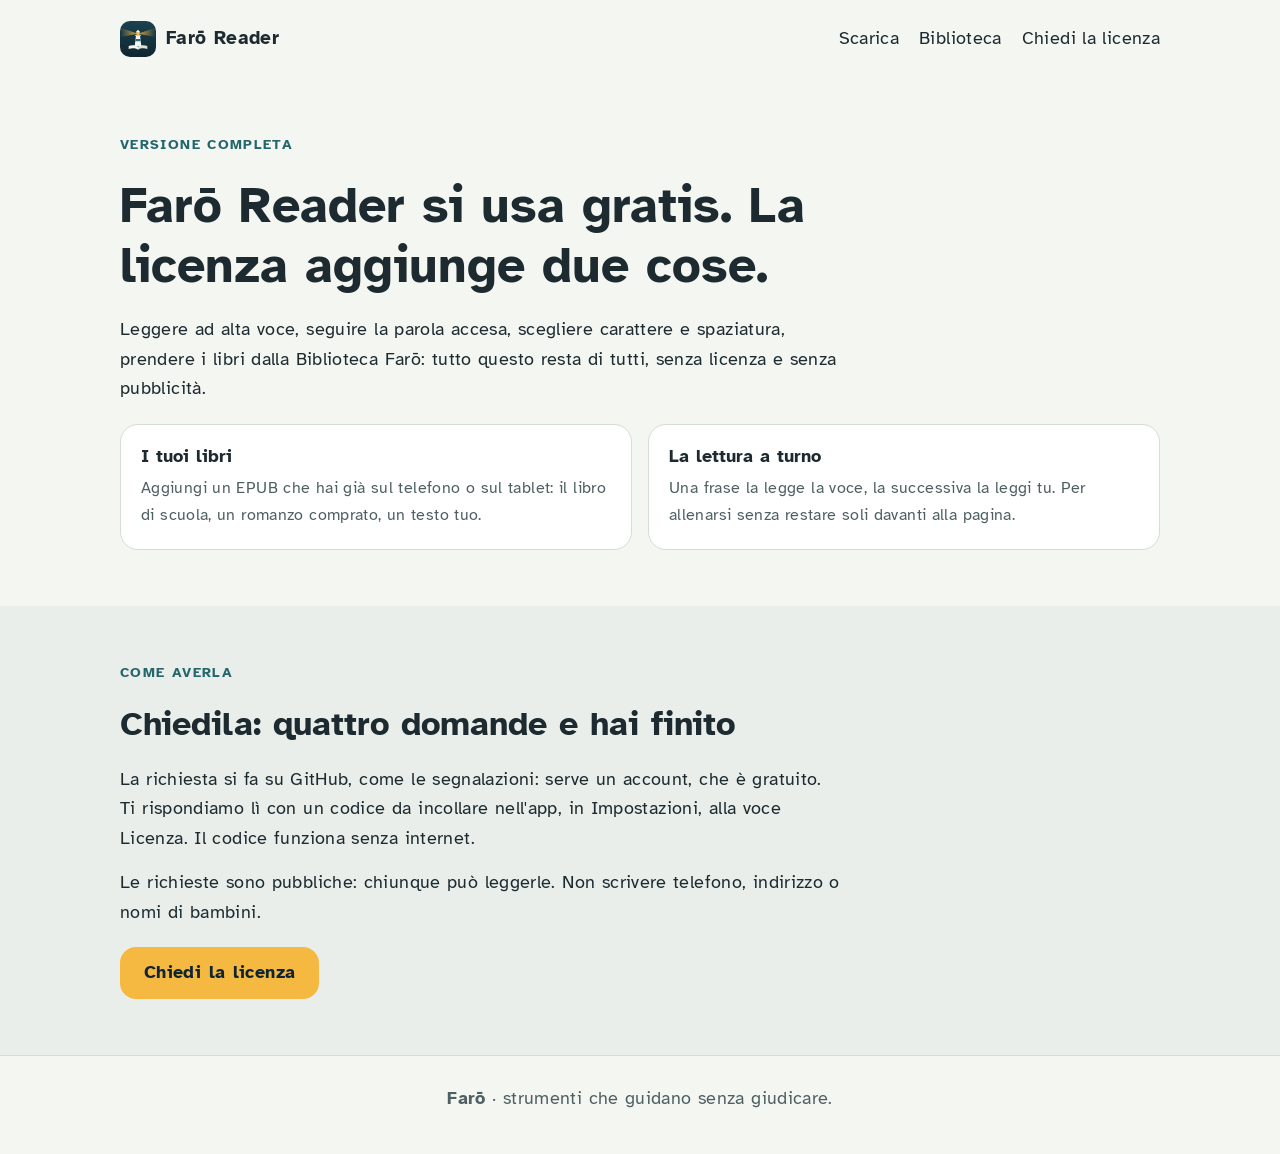
<file: docs/completa.html>
<!doctype html>
<html lang="it">
<head>
<meta charset="utf-8">
<meta name="viewport" content="width=device-width, initial-scale=1">
<title>La versione completa · Farō Reader</title>
<meta name="description" content="Cosa aggiunge la versione completa di Farō Reader e come chiedere una licenza.">
<link rel="icon" href="icon.svg" type="image/svg+xml">
<link rel="stylesheet" href="style.css">
</head>
<body>

<header class="top">
  <a class="brand" href="index.html"><img src="icon.svg" alt="" width="36" height="36"> Farō Reader</a>
  <nav aria-label="Sezioni">
    <a href="index.html#scarica">Scarica</a>
    <a href="biblioteca.html">Biblioteca</a>
    <a href="#chiedi">Chiedi la licenza</a>
  </nav>
</header>

<main>

<section id="inizio">
  <p class="eyebrow">Versione completa</p>
  <h1>Farō Reader si usa gratis. La licenza aggiunge due cose.</h1>
  <div class="prose">
    <p>Leggere ad alta voce, seguire la parola accesa, scegliere carattere e spaziatura, prendere i libri dalla Biblioteca Farō: tutto questo resta di tutti, senza licenza e senza pubblicità.</p>
  </div>
  <div class="cards">
    <div><h3>I tuoi libri</h3><p>Aggiungi un EPUB che hai già sul telefono o sul tablet: il libro di scuola, un romanzo comprato, un testo tuo.</p></div>
    <div><h3>La lettura a turno</h3><p>Una frase la legge la voce, la successiva la leggi tu. Per allenarsi senza restare soli davanti alla pagina.</p></div>
  </div>
</section>

<section id="chiedi" class="band">
  <p class="eyebrow">Come averla</p>
  <h2>Chiedila: quattro domande e hai finito</h2>
  <div class="prose">
    <p>La richiesta si fa su GitHub, come le segnalazioni: serve un account, che è gratuito. Ti rispondiamo lì con un codice da incollare nell'app, in Impostazioni, alla voce Licenza. Il codice funziona senza internet.</p>
    <p>Le richieste sono pubbliche: chiunque può leggerle. Non scrivere telefono, indirizzo o nomi di bambini.</p>
  </div>
  <p><a class="btn primary" href="https://github.com/faro-edu/faro-reader/issues/new?template=licenza.yml">Chiedi la licenza</a></p>
</section>

</main>

<footer>
  <p><strong>Farō</strong> · strumenti che guidano senza giudicare.</p>
</footer>

</body>
</html>
</file>
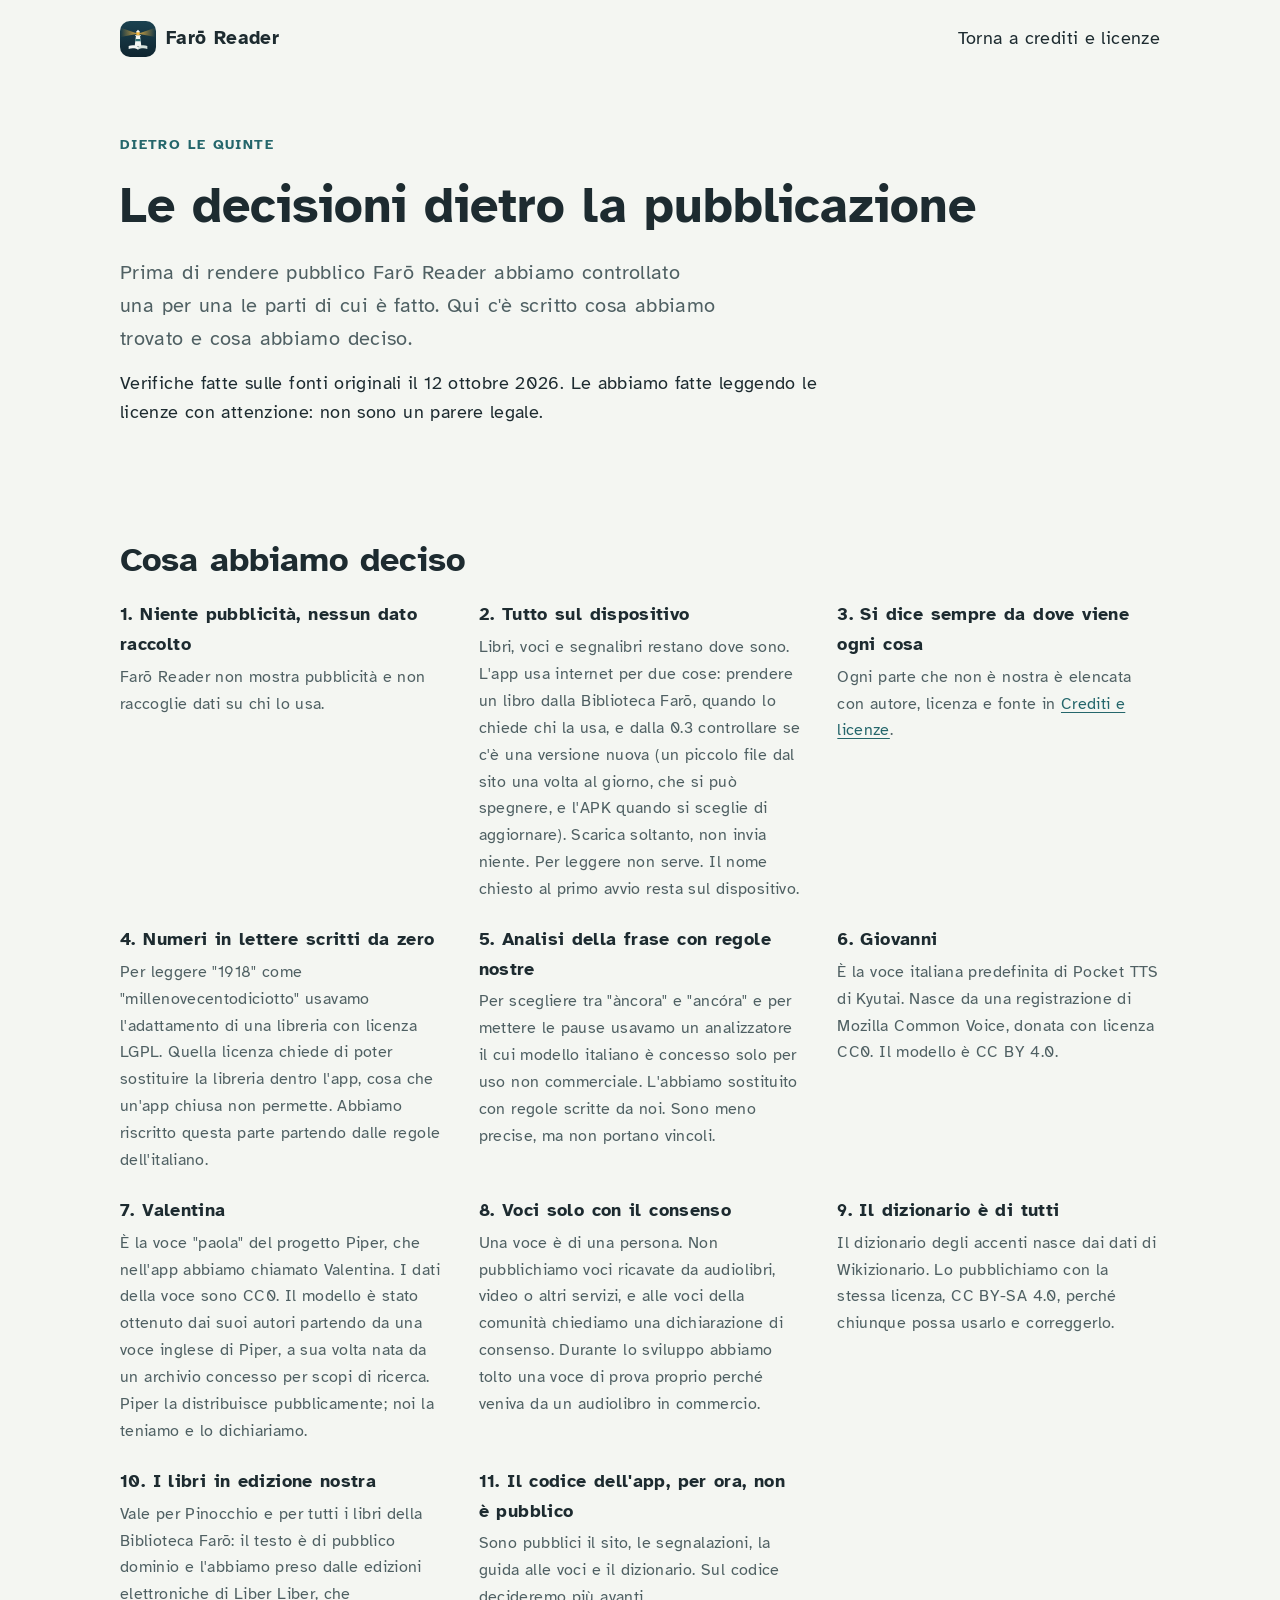
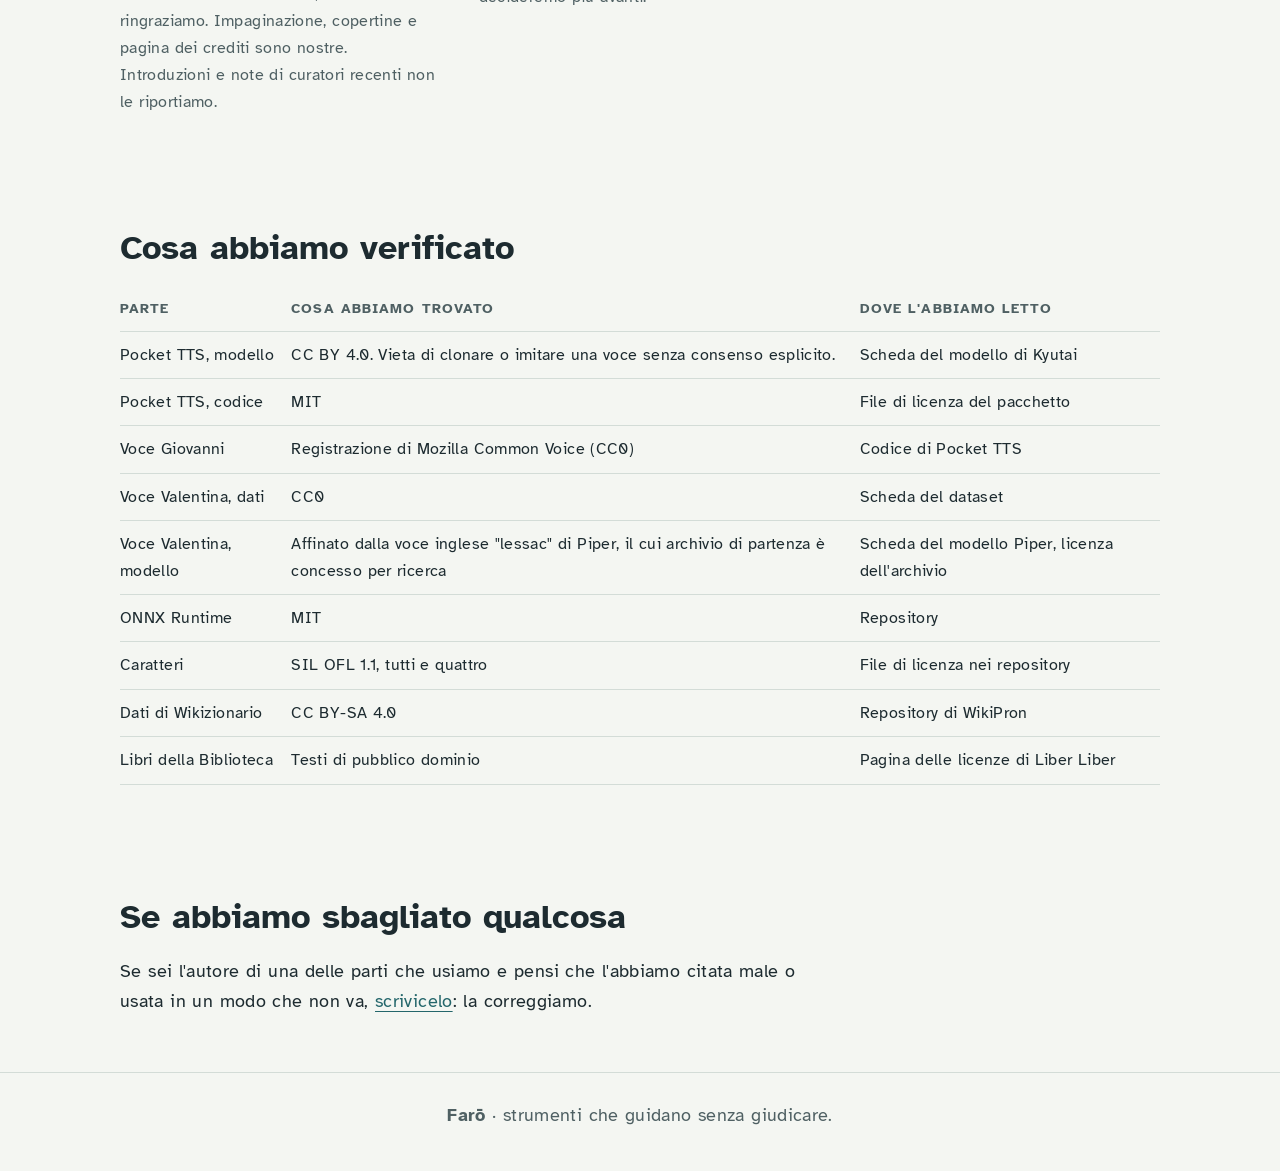
<file: docs/decisioni.html>
<!doctype html>
<html lang="it">
<head>
<meta charset="utf-8">
<meta name="viewport" content="width=device-width, initial-scale=1">
<meta name="robots" content="noindex">
<title>Farō Reader, le decisioni</title>
<link rel="icon" href="icon.svg" type="image/svg+xml">
<link rel="stylesheet" href="style.css">
</head>
<body>

<header class="top">
  <a class="brand" href="./"><img src="icon.svg" alt="" width="36" height="36"> Farō Reader</a>
  <nav aria-label="Sezioni"><a href="./#licenze">Torna a crediti e licenze</a></nav>
</header>

<main>

<section>
  <p class="eyebrow">Dietro le quinte</p>
  <h1>Le decisioni dietro la pubblicazione</h1>
  <div class="prose">
    <p class="lead">Prima di rendere pubblico Farō Reader abbiamo controllato una per una le parti di cui è fatto. Qui c'è scritto cosa abbiamo trovato e cosa abbiamo deciso.</p>
    <p>Verifiche fatte sulle fonti originali il 12 ottobre 2026. Le abbiamo fatte leggendo le licenze con attenzione: non sono un parere legale.</p>
  </div>
</section>

<section>
  <h2>Cosa abbiamo deciso</h2>
  <dl class="rules decisions">
    <div><dt>1. Niente pubblicità, nessun dato raccolto</dt><dd>Farō Reader non mostra pubblicità e non raccoglie dati su chi lo usa.</dd></div>
    <div><dt>2. Tutto sul dispositivo</dt><dd>Libri, voci e segnalibri restano dove sono. L'app usa internet per due cose: prendere un libro dalla Biblioteca Farō, quando lo chiede chi la usa, e dalla 0.3 controllare se c'è una versione nuova (un piccolo file dal sito una volta al giorno, che si può spegnere, e l'APK quando si sceglie di aggiornare). Scarica soltanto, non invia niente. Per leggere non serve. Il nome chiesto al primo avvio resta sul dispositivo.</dd></div>
    <div><dt>3. Si dice sempre da dove viene ogni cosa</dt><dd>Ogni parte che non è nostra è elencata con autore, licenza e fonte in <a data-repo-path="blob/main/LICENZE.md" href="./#licenze">Crediti e licenze</a>.</dd></div>
    <div><dt>4. Numeri in lettere scritti da zero</dt><dd>Per leggere "1918" come "millenovecentodiciotto" usavamo l'adattamento di una libreria con licenza LGPL. Quella licenza chiede di poter sostituire la libreria dentro l'app, cosa che un'app chiusa non permette. Abbiamo riscritto questa parte partendo dalle regole dell'italiano.</dd></div>
    <div><dt>5. Analisi della frase con regole nostre</dt><dd>Per scegliere tra "àncora" e "ancóra" e per mettere le pause usavamo un analizzatore il cui modello italiano è concesso solo per uso non commerciale. L'abbiamo sostituito con regole scritte da noi. Sono meno precise, ma non portano vincoli.</dd></div>
    <div><dt>6. Giovanni</dt><dd>È la voce italiana predefinita di Pocket TTS di Kyutai. Nasce da una registrazione di Mozilla Common Voice, donata con licenza CC0. Il modello è CC BY 4.0.</dd></div>
    <div><dt>7. Valentina</dt><dd>È la voce "paola" del progetto Piper, che nell'app abbiamo chiamato Valentina. I dati della voce sono CC0. Il modello è stato ottenuto dai suoi autori partendo da una voce inglese di Piper, a sua volta nata da un archivio concesso per scopi di ricerca. Piper la distribuisce pubblicamente; noi la teniamo e lo dichiariamo.</dd></div>
    <div><dt>8. Voci solo con il consenso</dt><dd>Una voce è di una persona. Non pubblichiamo voci ricavate da audiolibri, video o altri servizi, e alle voci della comunità chiediamo una dichiarazione di consenso. Durante lo sviluppo abbiamo tolto una voce di prova proprio perché veniva da un audiolibro in commercio.</dd></div>
    <div><dt>9. Il dizionario è di tutti</dt><dd>Il dizionario degli accenti nasce dai dati di Wikizionario. Lo pubblichiamo con la stessa licenza, CC BY-SA 4.0, perché chiunque possa usarlo e correggerlo.</dd></div>
    <div><dt>10. I libri in edizione nostra</dt><dd>Vale per Pinocchio e per tutti i libri della Biblioteca Farō: il testo è di pubblico dominio e l'abbiamo preso dalle edizioni elettroniche di Liber Liber, che ringraziamo. Impaginazione, copertine e pagina dei crediti sono nostre. Introduzioni e note di curatori recenti non le riportiamo.</dd></div>
    <div><dt>11. Il codice dell'app, per ora, non è pubblico</dt><dd>Sono pubblici il sito, le segnalazioni, la guida alle voci e il dizionario. Sul codice decideremo più avanti.</dd></div>
  </dl>
</section>

<section>
  <h2>Cosa abbiamo verificato</h2>
  <div class="tw"><table>
    <tr><th>Parte</th><th>Cosa abbiamo trovato</th><th>Dove l'abbiamo letto</th></tr>
    <tr><td>Pocket TTS, modello</td><td>CC BY 4.0. Vieta di clonare o imitare una voce senza consenso esplicito.</td><td>Scheda del modello di Kyutai</td></tr>
    <tr><td>Pocket TTS, codice</td><td>MIT</td><td>File di licenza del pacchetto</td></tr>
    <tr><td>Voce Giovanni</td><td>Registrazione di Mozilla Common Voice (CC0)</td><td>Codice di Pocket TTS</td></tr>
    <tr><td>Voce Valentina, dati</td><td>CC0</td><td>Scheda del dataset</td></tr>
    <tr><td>Voce Valentina, modello</td><td>Affinato dalla voce inglese "lessac" di Piper, il cui archivio di partenza è concesso per ricerca</td><td>Scheda del modello Piper, licenza dell'archivio</td></tr>
    <tr><td>ONNX Runtime</td><td>MIT</td><td>Repository</td></tr>
    <tr><td>Caratteri</td><td>SIL OFL 1.1, tutti e quattro</td><td>File di licenza nei repository</td></tr>
    <tr><td>Dati di Wikizionario</td><td>CC BY-SA 4.0</td><td>Repository di WikiPron</td></tr>
    <tr><td>Libri della Biblioteca</td><td>Testi di pubblico dominio</td><td>Pagina delle licenze di Liber Liber</td></tr>
  </table></div>
</section>

<section>
  <h2>Se abbiamo sbagliato qualcosa</h2>
  <div class="prose">
    <p>Se sei l'autore di una delle parti che usiamo e pensi che l'abbiamo citata male o usata in un modo che non va, <a data-repo-path="issues/new?template=app.yml" href="./#segnala">scrivicelo</a>: la correggiamo.</p>
  </div>
</section>

</main>

<footer>
  <p><strong>Farō</strong> · strumenti che guidano senza giudicare.</p>
</footer>

<script>
const REPO = "faro-edu/faro-reader";
document.querySelectorAll("[data-repo-path]").forEach(a => { a.href = "https://github.com/" + REPO + "/" + a.dataset.repoPath; });
</script>
</body>
</html>
</file>
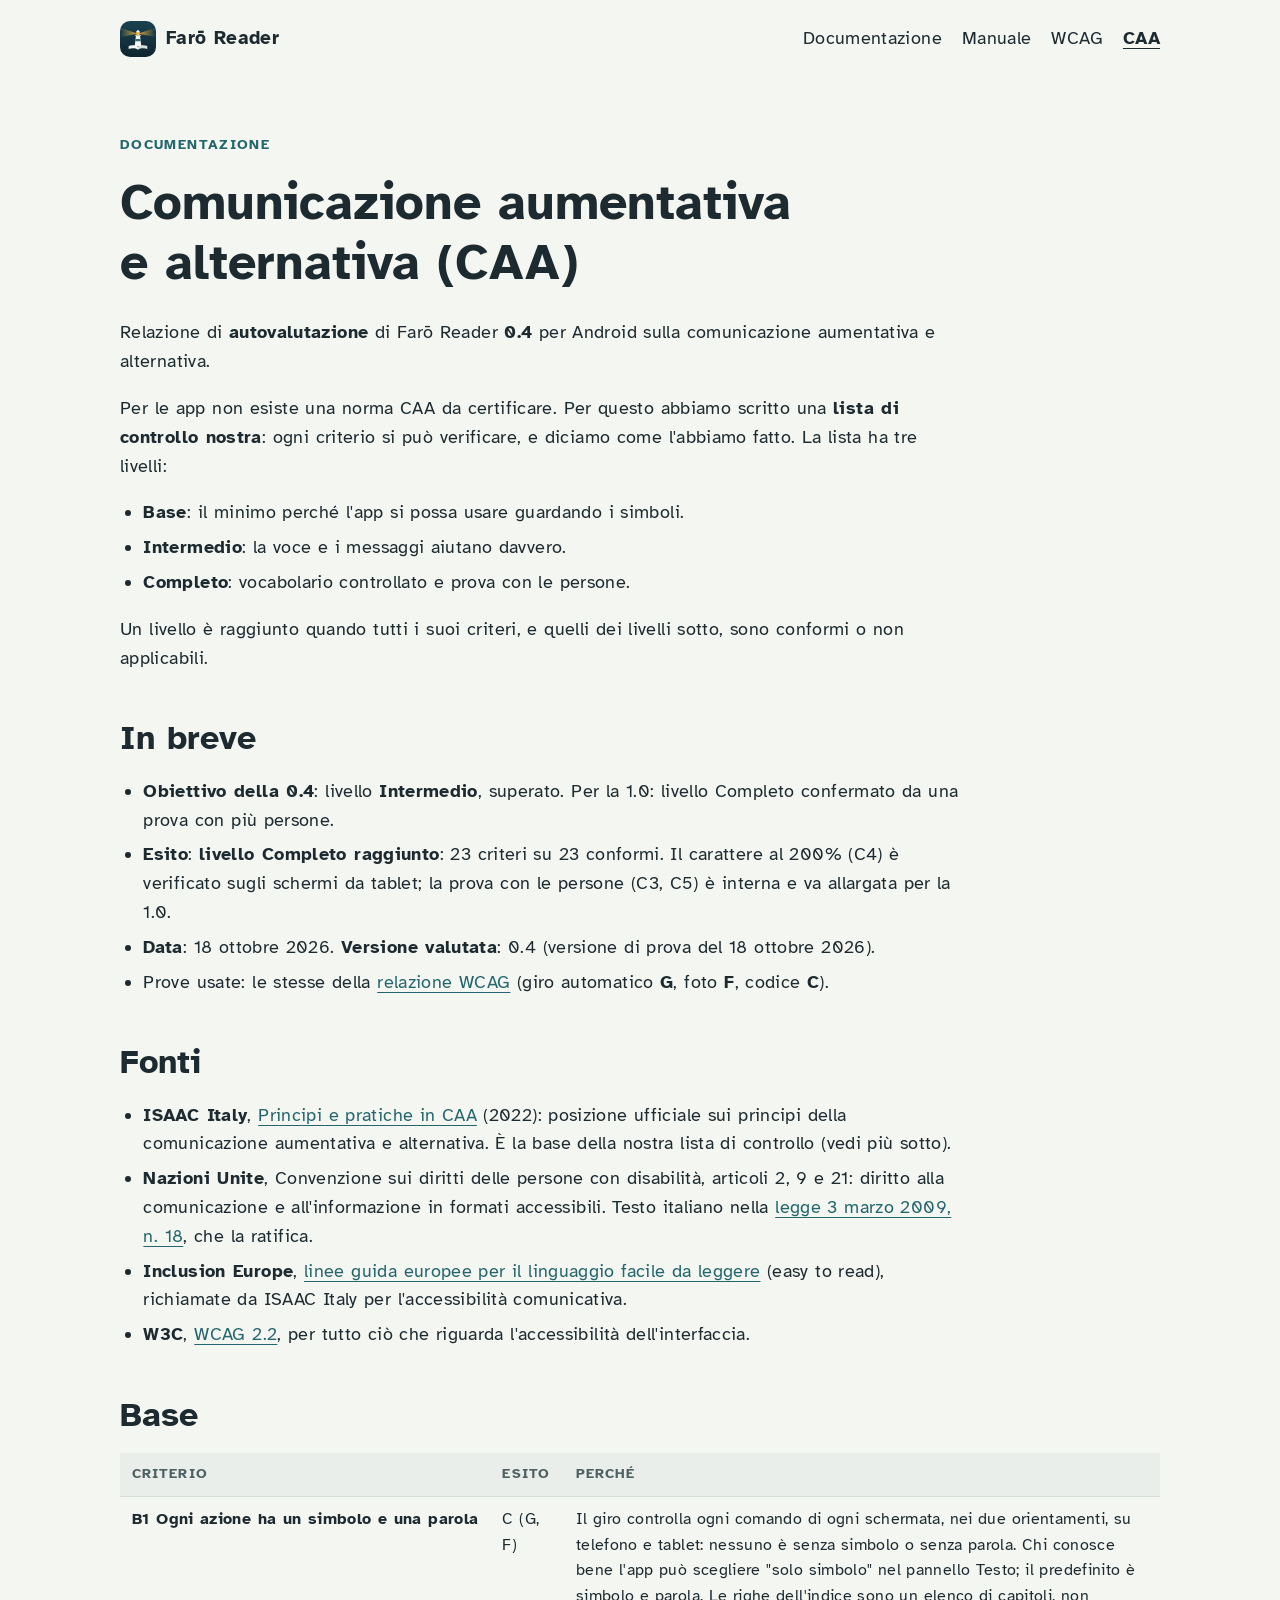
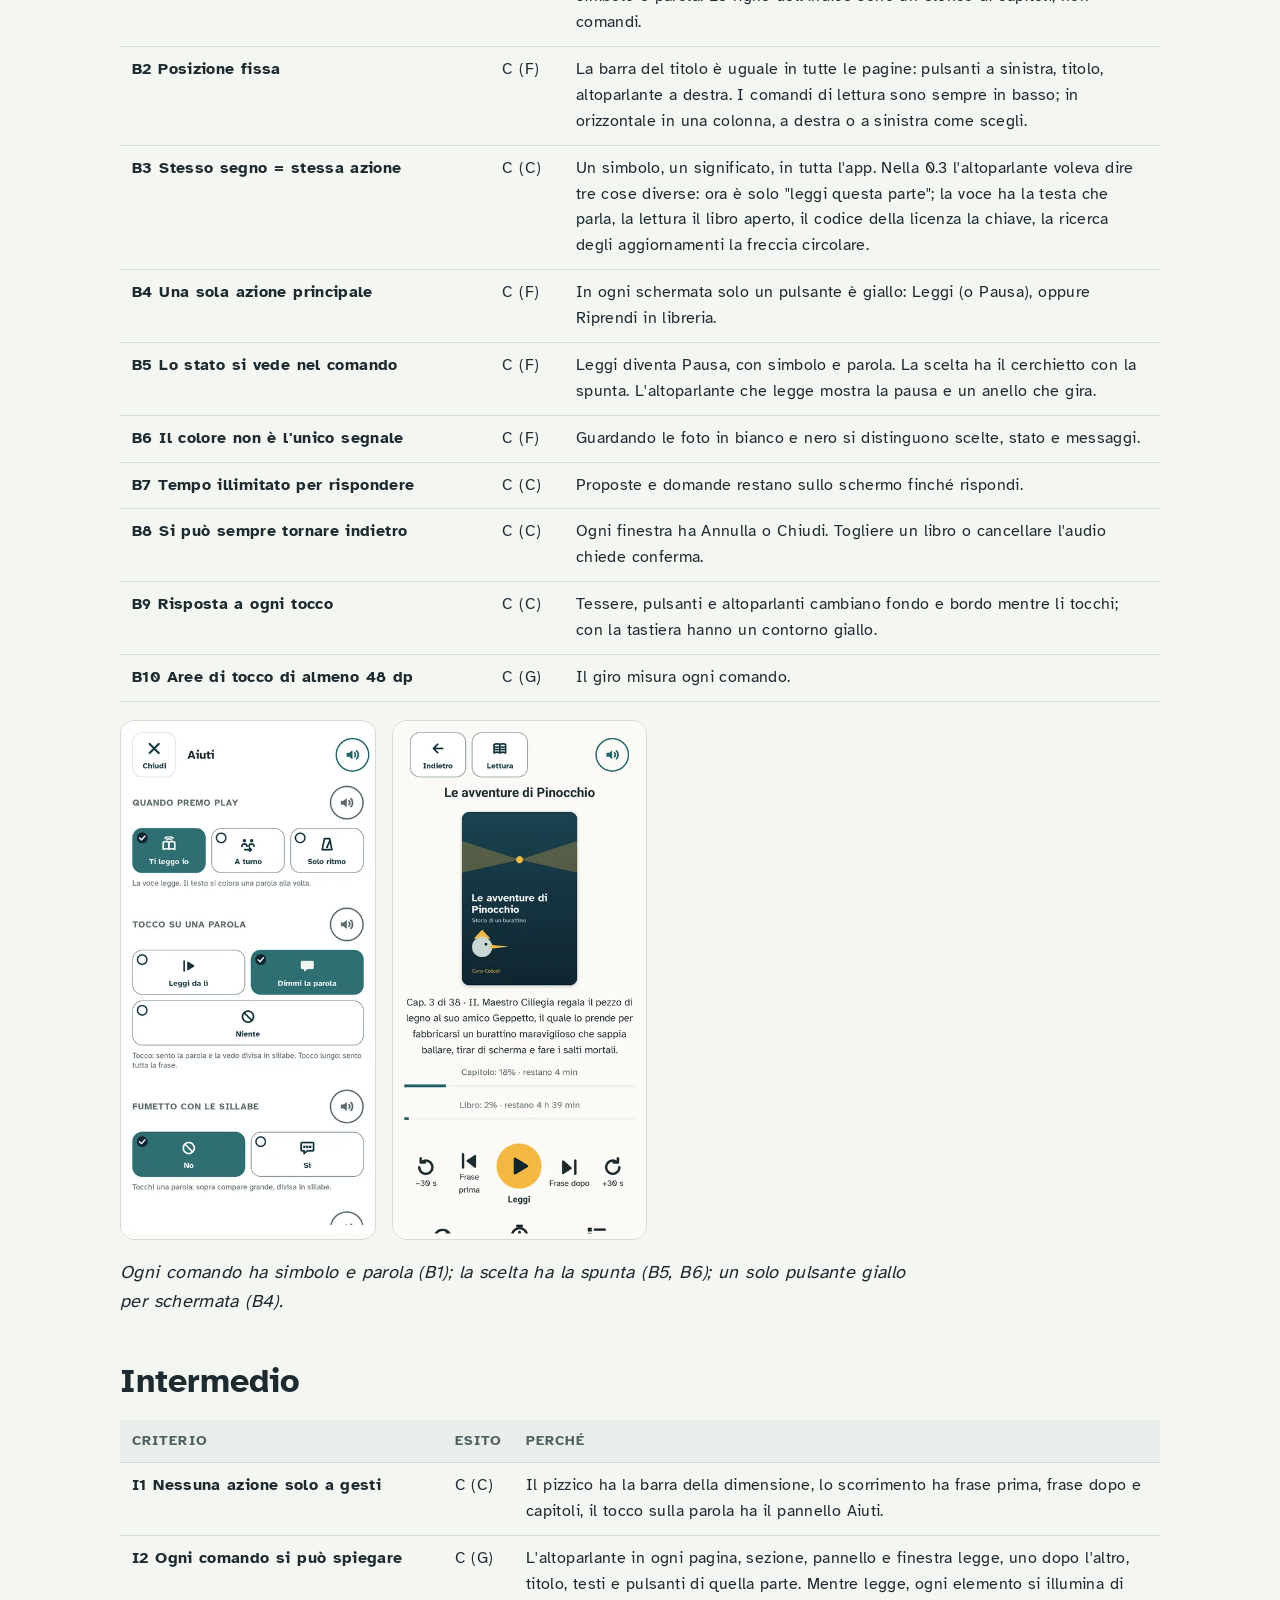
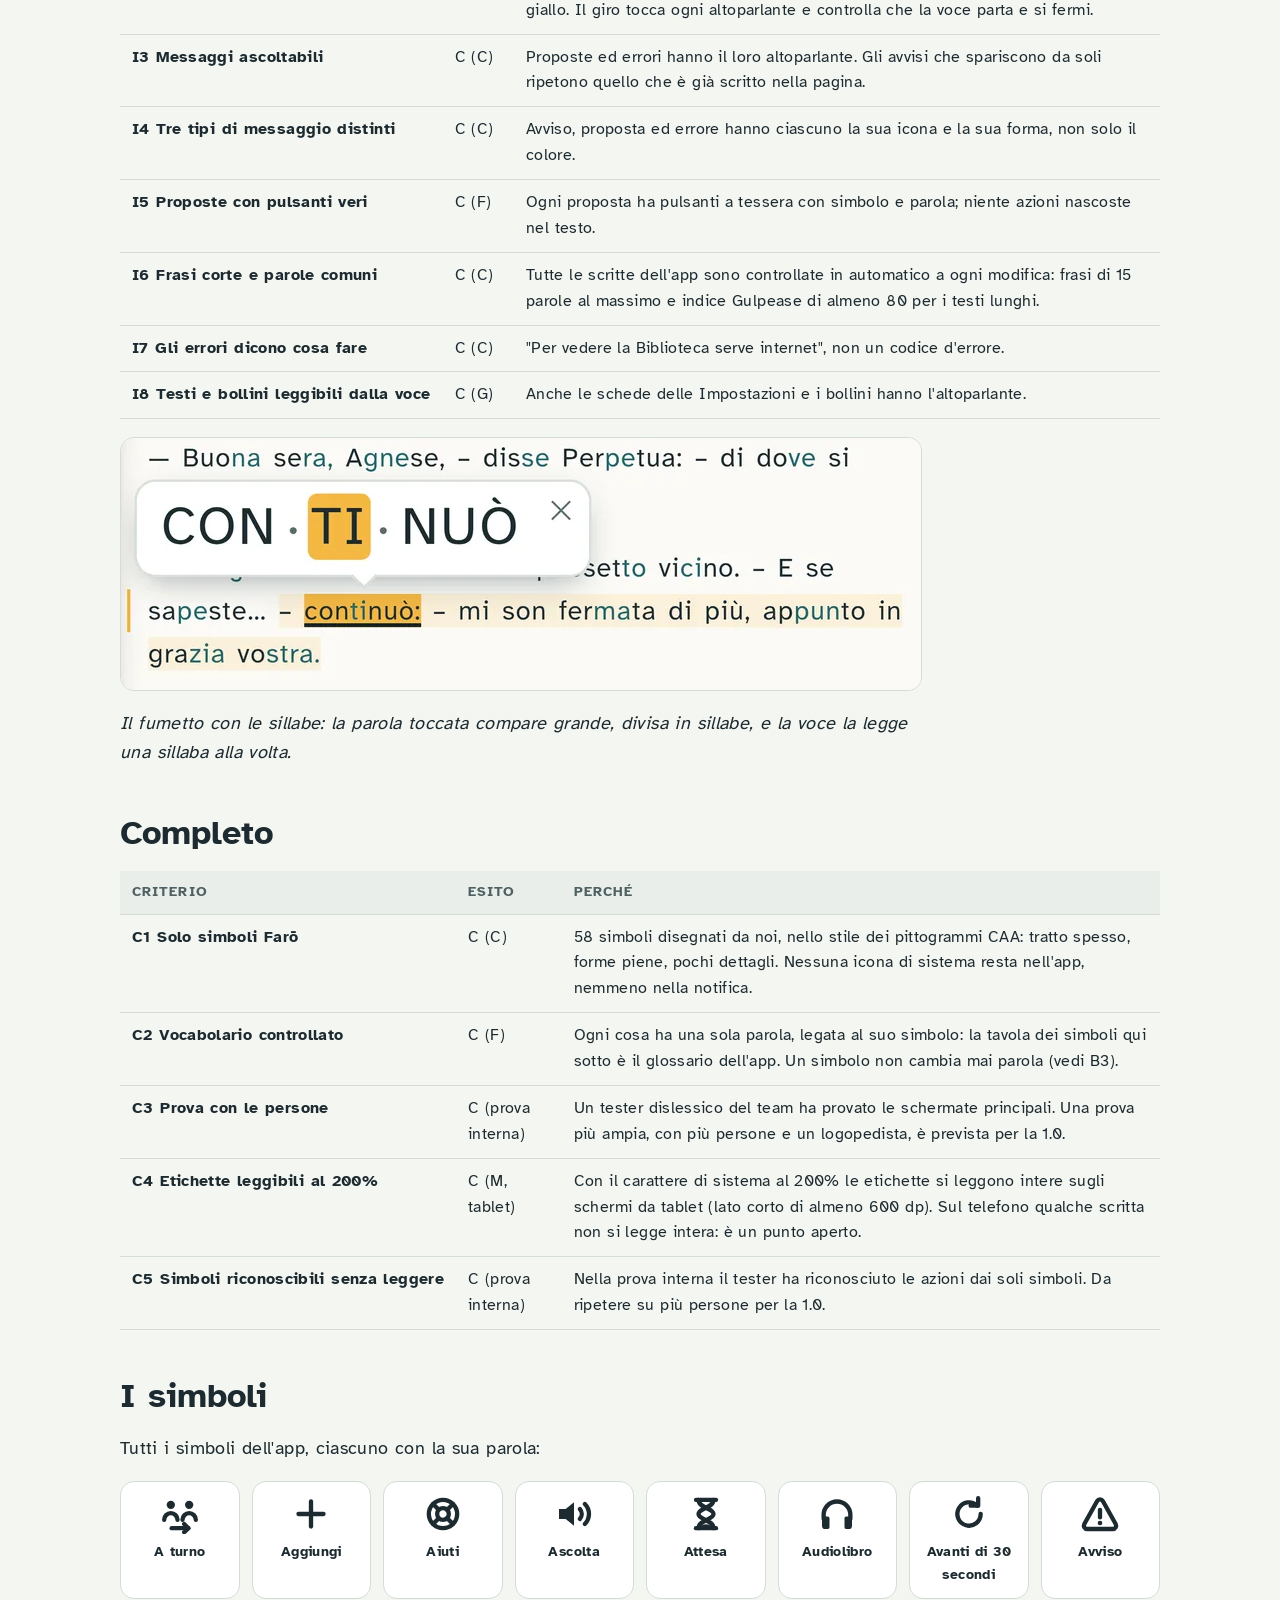
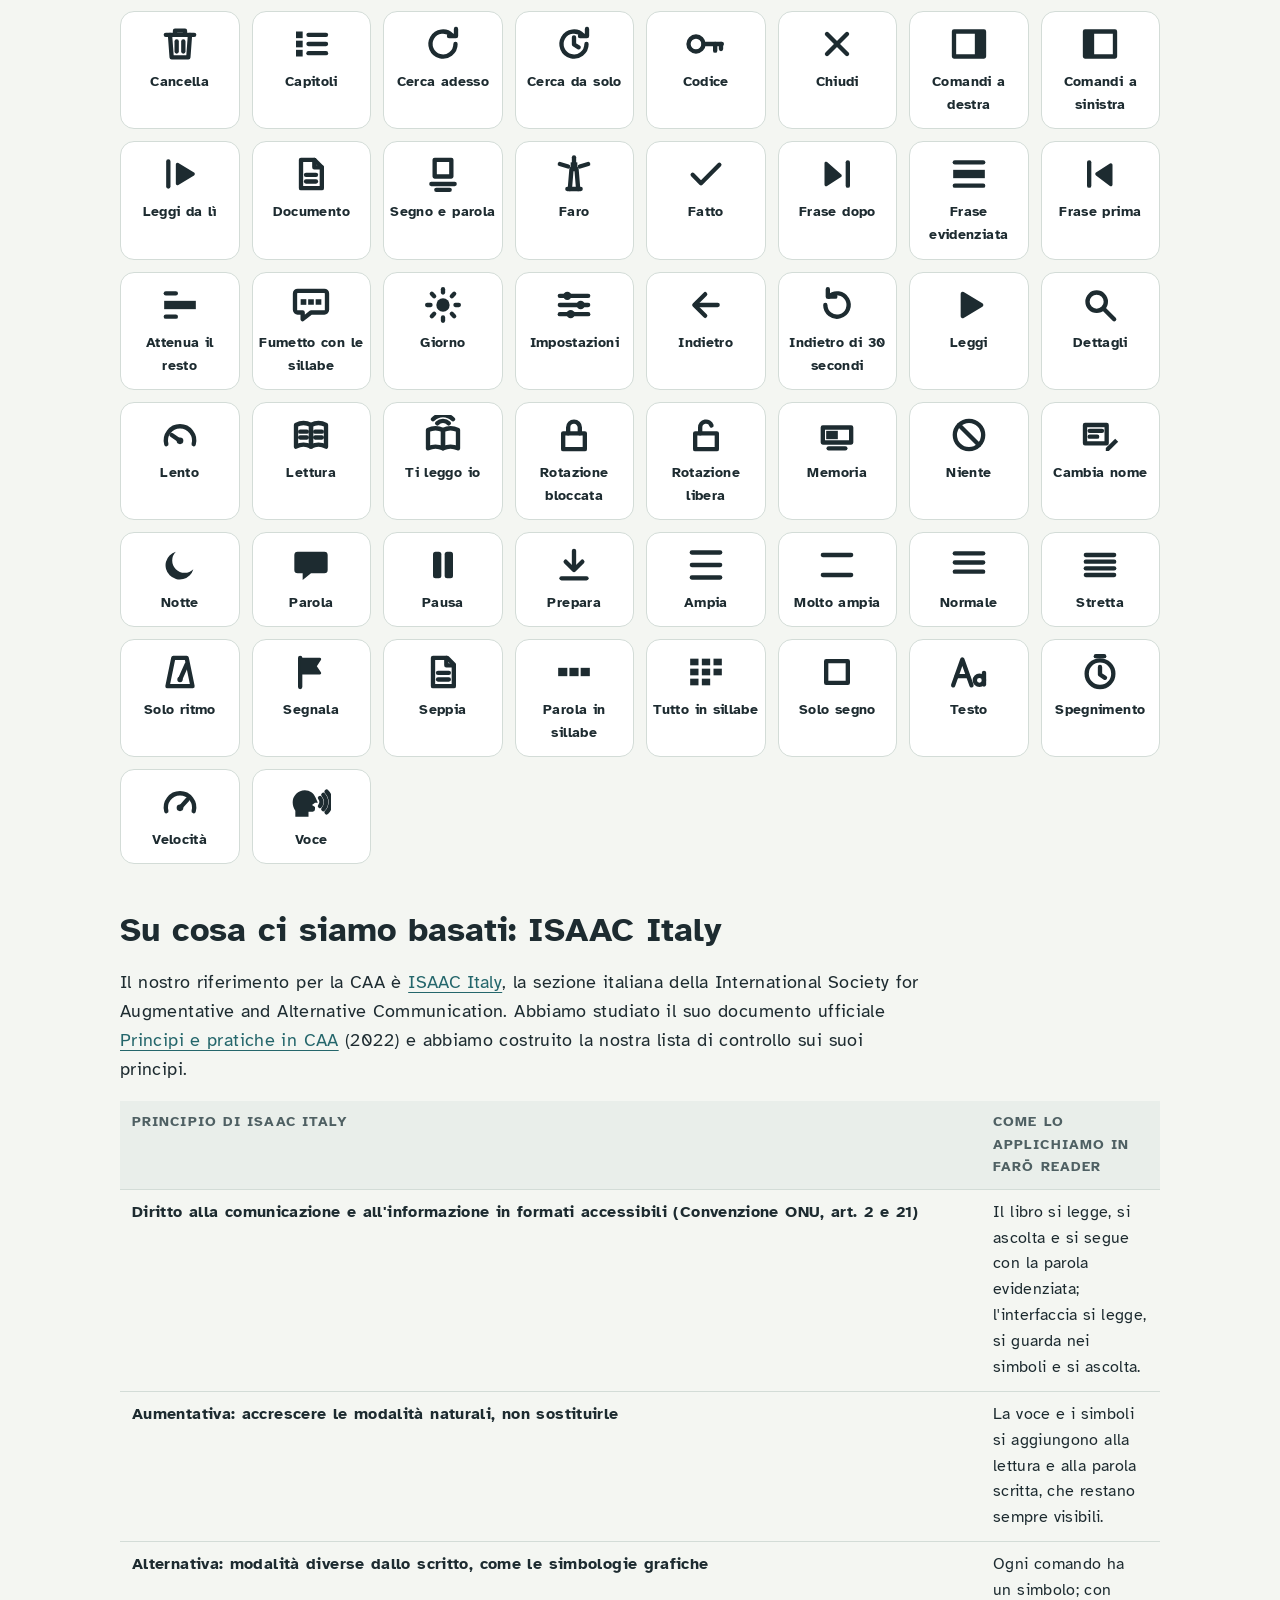
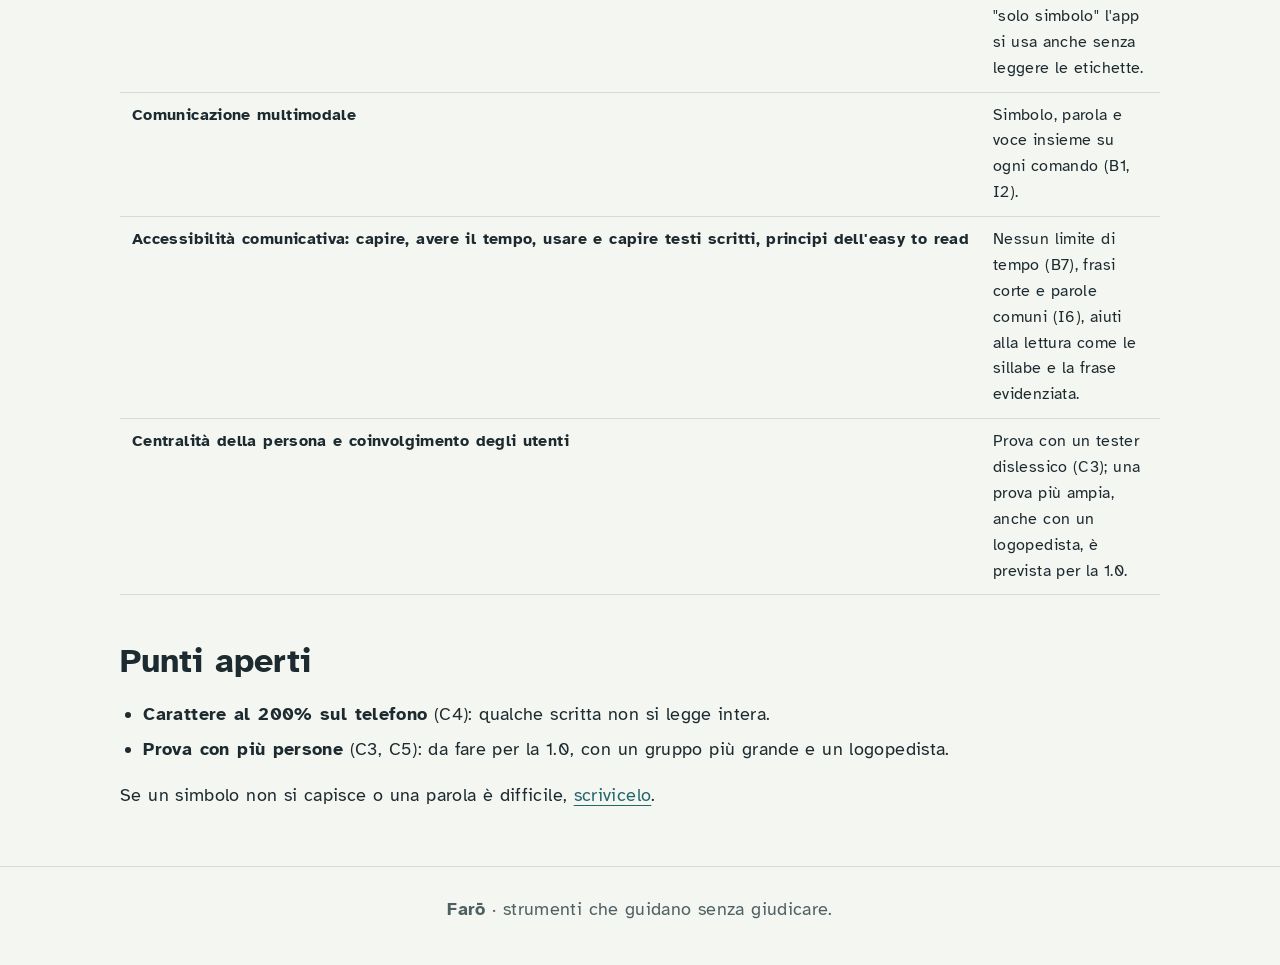
<file: docs/doc/caa.html>
<!doctype html>
<html lang="it">
<head>
<meta charset="utf-8">
<meta name="viewport" content="width=device-width, initial-scale=1">
<title>Comunicazione aumentativa e alternativa (CAA) · Farō Reader</title>
<link rel="icon" href="../icon.svg" type="image/svg+xml">
<link rel="stylesheet" href="../style.css">
<link rel="stylesheet" href="doc.css">
</head>
<body>

<header class="top">
  <a class="brand" href="../"><img src="../icon.svg" alt="" width="36" height="36"> Farō Reader</a>
  <nav aria-label="Documentazione">
    <a href="./">Documentazione</a>
    <a href="manuale.html">Manuale</a>
    <a href="wcag.html">WCAG</a>
    <a href="caa.html" aria-current="page">CAA</a>
  </nav>
</header>

<main>
<section class="doc">
  <p class="eyebrow">Documentazione</p>
<h1 id="comunicazione-aumentativa-e-alternativa-caa">Comunicazione aumentativa e alternativa (CAA)</h1>
<p>Relazione di <strong>autovalutazione</strong> di Farō Reader <strong>0.4</strong> per Android sulla comunicazione aumentativa e alternativa.</p>
<p>Per le app non esiste una norma CAA da certificare. Per questo abbiamo scritto una <strong>lista di controllo nostra</strong>: ogni criterio si può verificare, e diciamo come l'abbiamo fatto. La lista ha tre livelli:</p>
<ul>
<li><strong>Base</strong>: il minimo perché l'app si possa usare guardando i simboli.</li>
<li><strong>Intermedio</strong>: la voce e i messaggi aiutano davvero.</li>
<li><strong>Completo</strong>: vocabolario controllato e prova con le persone.</li>
</ul>
<p>Un livello è raggiunto quando tutti i suoi criteri, e quelli dei livelli sotto, sono conformi o non applicabili.</p>
<h2 id="in-breve">In breve</h2>
<ul>
<li><strong>Obiettivo della 0.4</strong>: livello <strong>Intermedio</strong>, superato. Per la 1.0: livello Completo confermato da una prova con più persone.</li>
<li><strong>Esito</strong>: <strong>livello Completo raggiunto</strong>: 23 criteri su 23 conformi. Il carattere al 200% (C4) è verificato sugli schermi da tablet; la prova con le persone (C3, C5) è interna e va allargata per la 1.0.</li>
<li><strong>Data</strong>: 18 ottobre 2026. <strong>Versione valutata</strong>: 0.4 (versione di prova del 18 ottobre 2026).</li>
<li>Prove usate: le stesse della <a href="wcag.html">relazione WCAG</a> (giro automatico <strong>G</strong>, foto <strong>F</strong>, codice <strong>C</strong>).</li>
</ul>
<h2 id="fonti">Fonti</h2>
<ul>
<li><strong>ISAAC Italy</strong>, <a href="https://www.isaacitaly.it/wp-content/uploads/2022/11/DOC_PRINCIPI_CAA_-2022.pdf">Principi e pratiche in CAA</a> (2022): posizione ufficiale sui principi della comunicazione aumentativa e alternativa. È la base della nostra lista di controllo (vedi più sotto).</li>
<li><strong>Nazioni Unite</strong>, Convenzione sui diritti delle persone con disabilità, articoli 2, 9 e 21: diritto alla comunicazione e all'informazione in formati accessibili. Testo italiano nella <a href="https://www.normattiva.it/uri-res/N2Ls?urn:nir:stato:legge:2009-03-03;18">legge 3 marzo 2009, n. 18</a>, che la ratifica.</li>
<li><strong>Inclusion Europe</strong>, <a href="https://www.inclusion-europe.eu/easy-to-read/">linee guida europee per il linguaggio facile da leggere</a> (easy to read), richiamate da ISAAC Italy per l'accessibilità comunicativa.</li>
<li><strong>W3C</strong>, <a href="wcag.html">WCAG 2.2</a>, per tutto ciò che riguarda l'accessibilità dell'interfaccia.</li>
</ul>
<h2 id="base">Base</h2>
<div class="tw"><table>
<thead>
<tr>
<th>Criterio</th>
<th>Esito</th>
<th>Perché</th>
</tr>
</thead>
<tbody>
<tr>
<td><strong>B1</strong> Ogni azione ha un simbolo e una parola</td>
<td>C (G, F)</td>
<td>Il giro controlla ogni comando di ogni schermata, nei due orientamenti, su telefono e tablet: nessuno è senza simbolo o senza parola. Chi conosce bene l'app può scegliere "solo simbolo" nel pannello Testo; il predefinito è simbolo e parola. Le righe dell'indice sono un elenco di capitoli, non comandi.</td>
</tr>
<tr>
<td><strong>B2</strong> Posizione fissa</td>
<td>C (F)</td>
<td>La barra del titolo è uguale in tutte le pagine: pulsanti a sinistra, titolo, altoparlante a destra. I comandi di lettura sono sempre in basso; in orizzontale in una colonna, a destra o a sinistra come scegli.</td>
</tr>
<tr>
<td><strong>B3</strong> Stesso segno = stessa azione</td>
<td>C (C)</td>
<td>Un simbolo, un significato, in tutta l'app. Nella 0.3 l'altoparlante voleva dire tre cose diverse: ora è solo "leggi questa parte"; la voce ha la testa che parla, la lettura il libro aperto, il codice della licenza la chiave, la ricerca degli aggiornamenti la freccia circolare.</td>
</tr>
<tr>
<td><strong>B4</strong> Una sola azione principale</td>
<td>C (F)</td>
<td>In ogni schermata solo un pulsante è giallo: Leggi (o Pausa), oppure Riprendi in libreria.</td>
</tr>
<tr>
<td><strong>B5</strong> Lo stato si vede nel comando</td>
<td>C (F)</td>
<td>Leggi diventa Pausa, con simbolo e parola. La scelta ha il cerchietto con la spunta. L'altoparlante che legge mostra la pausa e un anello che gira.</td>
</tr>
<tr>
<td><strong>B6</strong> Il colore non è l'unico segnale</td>
<td>C (F)</td>
<td>Guardando le foto in bianco e nero si distinguono scelte, stato e messaggi.</td>
</tr>
<tr>
<td><strong>B7</strong> Tempo illimitato per rispondere</td>
<td>C (C)</td>
<td>Proposte e domande restano sullo schermo finché rispondi.</td>
</tr>
<tr>
<td><strong>B8</strong> Si può sempre tornare indietro</td>
<td>C (C)</td>
<td>Ogni finestra ha Annulla o Chiudi. Togliere un libro o cancellare l'audio chiede conferma.</td>
</tr>
<tr>
<td><strong>B9</strong> Risposta a ogni tocco</td>
<td>C (C)</td>
<td>Tessere, pulsanti e altoparlanti cambiano fondo e bordo mentre li tocchi; con la tastiera hanno un contorno giallo.</td>
</tr>
<tr>
<td><strong>B10</strong> Aree di tocco di almeno 48 dp</td>
<td>C (G)</td>
<td>Il giro misura ogni comando.</td>
</tr>
</tbody>
</table></div>
<div class="shots"><img loading="lazy" width="420" height="858" src="img/aiuti.webp" alt="Pannello Aiuti: tessere con simbolo e parola, la scelta con la spunta, altoparlante per ogni sezione"><img loading="lazy" width="420" height="858" src="img/audiolibro.webp" alt="Audiolibro: un solo pulsante giallo, Leggi; gli altri comandi con simbolo e parola"></div>

<p><em>Ogni comando ha simbolo e parola (B1); la scelta ha la spunta (B5, B6); un solo pulsante giallo per schermata (B4).</em></p>
<h2 id="intermedio">Intermedio</h2>
<div class="tw"><table>
<thead>
<tr>
<th>Criterio</th>
<th>Esito</th>
<th>Perché</th>
</tr>
</thead>
<tbody>
<tr>
<td><strong>I1</strong> Nessuna azione solo a gesti</td>
<td>C (C)</td>
<td>Il pizzico ha la barra della dimensione, lo scorrimento ha frase prima, frase dopo e capitoli, il tocco sulla parola ha il pannello Aiuti.</td>
</tr>
<tr>
<td><strong>I2</strong> Ogni comando si può spiegare</td>
<td>C (G)</td>
<td>L'altoparlante in ogni pagina, sezione, pannello e finestra legge, uno dopo l'altro, titolo, testi e pulsanti di quella parte. Mentre legge, ogni elemento si illumina di giallo. Il giro tocca ogni altoparlante e controlla che la voce parta e si fermi.</td>
</tr>
<tr>
<td><strong>I3</strong> Messaggi ascoltabili</td>
<td>C (C)</td>
<td>Proposte ed errori hanno il loro altoparlante. Gli avvisi che spariscono da soli ripetono quello che è già scritto nella pagina.</td>
</tr>
<tr>
<td><strong>I4</strong> Tre tipi di messaggio distinti</td>
<td>C (C)</td>
<td>Avviso, proposta ed errore hanno ciascuno la sua icona e la sua forma, non solo il colore.</td>
</tr>
<tr>
<td><strong>I5</strong> Proposte con pulsanti veri</td>
<td>C (F)</td>
<td>Ogni proposta ha pulsanti a tessera con simbolo e parola; niente azioni nascoste nel testo.</td>
</tr>
<tr>
<td><strong>I6</strong> Frasi corte e parole comuni</td>
<td>C (C)</td>
<td>Tutte le scritte dell'app sono controllate in automatico a ogni modifica: frasi di 15 parole al massimo e indice Gulpease di almeno 80 per i testi lunghi.</td>
</tr>
<tr>
<td><strong>I7</strong> Gli errori dicono cosa fare</td>
<td>C (C)</td>
<td>"Per vedere la Biblioteca serve internet", non un codice d'errore.</td>
</tr>
<tr>
<td><strong>I8</strong> Testi e bollini leggibili dalla voce</td>
<td>C (G)</td>
<td>Anche le schede delle Impostazioni e i bollini hanno l'altoparlante.</td>
</tr>
</tbody>
</table></div>
<div class="shots"><img loading="lazy" width="800" height="252" src="img/fumetto.webp" alt="Fumetto con la parola divisa in sillabe"></div>

<p><em>Il fumetto con le sillabe: la parola toccata compare grande, divisa in sillabe, e la voce la legge una sillaba alla volta.</em></p>
<h2 id="completo">Completo</h2>
<div class="tw"><table>
<thead>
<tr>
<th>Criterio</th>
<th>Esito</th>
<th>Perché</th>
</tr>
</thead>
<tbody>
<tr>
<td><strong>C1</strong> Solo simboli Farō</td>
<td>C (C)</td>
<td>58 simboli disegnati da noi, nello stile dei pittogrammi CAA: tratto spesso, forme piene, pochi dettagli. Nessuna icona di sistema resta nell'app, nemmeno nella notifica.</td>
</tr>
<tr>
<td><strong>C2</strong> Vocabolario controllato</td>
<td>C (F)</td>
<td>Ogni cosa ha una sola parola, legata al suo simbolo: la tavola dei simboli qui sotto è il glossario dell'app. Un simbolo non cambia mai parola (vedi B3).</td>
</tr>
<tr>
<td><strong>C3</strong> Prova con le persone</td>
<td>C (prova interna)</td>
<td>Un tester dislessico del team ha provato le schermate principali. Una prova più ampia, con più persone e un logopedista, è prevista per la 1.0.</td>
</tr>
<tr>
<td><strong>C4</strong> Etichette leggibili al 200%</td>
<td>C (M, tablet)</td>
<td>Con il carattere di sistema al 200% le etichette si leggono intere sugli schermi da tablet (lato corto di almeno 600 dp). Sul telefono qualche scritta non si legge intera: è un punto aperto.</td>
</tr>
<tr>
<td><strong>C5</strong> Simboli riconoscibili senza leggere</td>
<td>C (prova interna)</td>
<td>Nella prova interna il tester ha riconosciuto le azioni dai soli simboli. Da ripetere su più persone per la 1.0.</td>
</tr>
</tbody>
</table></div>
<h2 id="i-simboli">I simboli</h2>
<p>Tutti i simboli dell'app, ciascuno con la sua parola:</p>
<ul class="simboli"><li><svg xmlns="http://www.w3.org/2000/svg" viewBox="0 0 24 24" aria-hidden="true">
  <path d="M9 6.5a2.5 2.5 0 1 1-5 0 2.5 2.5 0 0 1 5 0z" fill="currentColor"/>
  <path d="M2.5 15.5a4 4 0 0 1 8 0" fill="none" stroke="currentColor" stroke-width="2.6" stroke-linecap="round" stroke-linejoin="round"/>
  <path d="M20 6.5a2.5 2.5 0 1 1-5 0 2.5 2.5 0 0 1 5 0z" fill="currentColor"/>
  <path d="M13.5 15.5a4 4 0 0 1 8 0" fill="none" stroke="currentColor" stroke-width="2.6" stroke-linecap="round" stroke-linejoin="round"/>
  <path d="M7 20.5h10" fill="none" stroke="currentColor" stroke-width="2.6" stroke-linecap="round" stroke-linejoin="round"/>
  <path d="M14.5 18l2.5 2.5-2.5 2.5" fill="none" stroke="currentColor" stroke-width="2.6" stroke-linecap="round" stroke-linejoin="round"/>
</svg><span>A turno</span></li><li><svg xmlns="http://www.w3.org/2000/svg" viewBox="0 0 24 24" aria-hidden="true">
  <path d="M12 4.5v15" fill="none" stroke="currentColor" stroke-width="2.6" stroke-linecap="round" stroke-linejoin="round"/>
  <path d="M4.5 12h15" fill="none" stroke="currentColor" stroke-width="2.6" stroke-linecap="round" stroke-linejoin="round"/>
</svg><span>Aggiungi</span></li><li><svg xmlns="http://www.w3.org/2000/svg" viewBox="0 0 24 24" aria-hidden="true">
  <path d="M20.5 12a8.5 8.5 0 1 1-17 0 8.5 8.5 0 0 1 17 0z" fill="none" stroke="currentColor" stroke-width="2.6" stroke-linecap="round" stroke-linejoin="round"/>
  <path d="M15.5 12a3.5 3.5 0 1 1-7 0 3.5 3.5 0 0 1 7 0z" fill="none" stroke="currentColor" stroke-width="2.6" stroke-linecap="round" stroke-linejoin="round"/>
  <path d="M6 6l3.5 3.5" fill="none" stroke="currentColor" stroke-width="2.6" stroke-linecap="round" stroke-linejoin="round"/>
  <path d="M18 6l-3.5 3.5" fill="none" stroke="currentColor" stroke-width="2.6" stroke-linecap="round" stroke-linejoin="round"/>
  <path d="M6 18l3.5-3.5" fill="none" stroke="currentColor" stroke-width="2.6" stroke-linecap="round" stroke-linejoin="round"/>
  <path d="M18 18l-3.5-3.5" fill="none" stroke="currentColor" stroke-width="2.6" stroke-linecap="round" stroke-linejoin="round"/>
</svg><span>Aiuti</span></li><li><svg xmlns="http://www.w3.org/2000/svg" viewBox="0 0 24 24" aria-hidden="true">
  <path d="M3 9h4l5-4v14l-5-4H3z" fill="currentColor"/>
  <path d="M15.5 9a4.5 4.5 0 0 1 0 6" fill="none" stroke="currentColor" stroke-width="2.6" stroke-linecap="round" stroke-linejoin="round"/>
  <path d="M18.5 6a8.5 8.5 0 0 1 0 12" fill="none" stroke="currentColor" stroke-width="2.6" stroke-linecap="round" stroke-linejoin="round"/>
</svg><span>Ascolta</span></li><li><svg xmlns="http://www.w3.org/2000/svg" viewBox="0 0 24 24" aria-hidden="true">
  <path d="M6 3.5h12" fill="none" stroke="currentColor" stroke-width="2.6" stroke-linecap="round" stroke-linejoin="round"/>
  <path d="M6 20.5h12" fill="none" stroke="currentColor" stroke-width="2.6" stroke-linecap="round" stroke-linejoin="round"/>
  <path d="M7.5 3.5c0 5 9 5 9 8.5s-9 3.5-9 8.5" fill="none" stroke="currentColor" stroke-width="2.6" stroke-linecap="round" stroke-linejoin="round"/>
  <path d="M16.5 3.5c0 5-9 5-9 8.5s9 3.5 9 8.5" fill="none" stroke="currentColor" stroke-width="2.6" stroke-linecap="round" stroke-linejoin="round"/>
  <path d="M9.2 19.5c.4-1.8 5.2-1.8 5.6 0z" fill="currentColor"/>
</svg><span>Attesa</span></li><li><svg xmlns="http://www.w3.org/2000/svg" viewBox="0 0 24 24" aria-hidden="true">
  <path d="M4 15v-2.5a8 8 0 0 1 16 0V15" fill="none" stroke="currentColor" stroke-width="2.6" stroke-linecap="round" stroke-linejoin="round"/>
  <path d="M3 15.5a2 2 0 0 1 2-2h1.5a1 1 0 0 1 1 1v5.5a1 1 0 0 1-1 1H5a2 2 0 0 1-2-2z" fill="currentColor"/>
  <path d="M21 15.5a2 2 0 0 0-2-2h-1.5a1 1 0 0 0-1 1v5.5a1 1 0 0 0 1 1H19a2 2 0 0 0 2-2z" fill="currentColor"/>
</svg><span>Audiolibro</span></li><li><svg xmlns="http://www.w3.org/2000/svg" viewBox="0 0 24 24" aria-hidden="true">
  <path d="M19 12a7 7 0 1 1-2.1-5" fill="none" stroke="currentColor" stroke-width="2.6" stroke-linecap="round" stroke-linejoin="round"/>
  <path d="M17.5 2.5v4.5H13" fill="none" stroke="currentColor" stroke-width="2.6" stroke-linecap="round" stroke-linejoin="round"/>
</svg><span>Avanti di 30 secondi</span></li><li><svg xmlns="http://www.w3.org/2000/svg" viewBox="0 0 24 24" aria-hidden="true">
  <path d="M10.3 4.2L2.6 18a2 2 0 0 0 1.75 3h15.3a2 2 0 0 0 1.75-3L13.7 4.2a1.95 1.95 0 0 0-3.4 0z" fill="none" stroke="currentColor" stroke-width="2.6" stroke-linecap="round" stroke-linejoin="round"/>
  <path d="M12 9.5v4.5" fill="none" stroke="currentColor" stroke-width="2.6" stroke-linecap="round" stroke-linejoin="round"/>
  <path d="M13.4 17.4a1.4 1.4 0 1 1-2.8 0 1.4 1.4 0 0 1 2.8 0z" fill="currentColor"/>
</svg><span>Avviso</span></li><li><svg xmlns="http://www.w3.org/2000/svg" viewBox="0 0 24 24" aria-hidden="true">
  <path d="M3.5 6.5h17" fill="none" stroke="currentColor" stroke-width="2.6" stroke-linecap="round" stroke-linejoin="round"/>
  <path d="M9 6.5V4h6v2.5" fill="none" stroke="currentColor" stroke-width="2.6" stroke-linecap="round" stroke-linejoin="round"/>
  <path d="M6 6.5l1 13.5h10l1-13.5" fill="none" stroke="currentColor" stroke-width="2.6" stroke-linecap="round" stroke-linejoin="round"/>
  <path d="M10 10.5v6" fill="none" stroke="currentColor" stroke-width="2.6" stroke-linecap="round" stroke-linejoin="round"/>
  <path d="M14 10.5v6" fill="none" stroke="currentColor" stroke-width="2.6" stroke-linecap="round" stroke-linejoin="round"/>
</svg><span>Cancella</span></li><li><svg xmlns="http://www.w3.org/2000/svg" viewBox="0 0 24 24" aria-hidden="true">
  <path d="M3 4.5h4v4H3z" fill="currentColor"/>
  <path d="M10.5 6.5H21" fill="none" stroke="currentColor" stroke-width="2.6" stroke-linecap="round" stroke-linejoin="round"/>
  <path d="M3 10h4v4H3z" fill="currentColor"/>
  <path d="M10.5 12H21" fill="none" stroke="currentColor" stroke-width="2.6" stroke-linecap="round" stroke-linejoin="round"/>
  <path d="M3 15.5h4v4H3z" fill="currentColor"/>
  <path d="M10.5 17.5H21" fill="none" stroke="currentColor" stroke-width="2.6" stroke-linecap="round" stroke-linejoin="round"/>
</svg><span>Capitoli</span></li><li><svg xmlns="http://www.w3.org/2000/svg" viewBox="0 0 24 24" aria-hidden="true">
  <path d="M19.5 12a7.5 7.5 0 1 1-2.2-5.3" fill="none" stroke="currentColor" stroke-width="2.6" stroke-linecap="round" stroke-linejoin="round"/>
  <path d="M19.8 3v4.2h-4.2" fill="none" stroke="currentColor" stroke-width="2.6" stroke-linecap="round" stroke-linejoin="round"/>
</svg><span>Cerca adesso</span></li><li><svg xmlns="http://www.w3.org/2000/svg" viewBox="0 0 24 24" aria-hidden="true">
  <path d="M19.5 12a7.5 7.5 0 1 1-2.2-5.3" fill="none" stroke="currentColor" stroke-width="2.6" stroke-linecap="round" stroke-linejoin="round"/>
  <path d="M19.8 3v4.2h-4.2" fill="none" stroke="currentColor" stroke-width="2.6" stroke-linecap="round" stroke-linejoin="round"/>
  <path d="M12 8v4.3l2.8 1.7" fill="none" stroke="currentColor" stroke-width="2.6" stroke-linecap="round" stroke-linejoin="round"/>
</svg><span>Cerca da solo</span></li><li><svg xmlns="http://www.w3.org/2000/svg" viewBox="0 0 24 24" aria-hidden="true">
  <path d="M10.5 12a4.5 4.5 0 1 1-9 0 4.5 4.5 0 0 1 9 0z" fill="none" stroke="currentColor" stroke-width="2.6" stroke-linecap="round" stroke-linejoin="round"/>
  <path d="M10.5 12H21.5" fill="none" stroke="currentColor" stroke-width="2.6" stroke-linecap="round" stroke-linejoin="round"/>
  <path d="M17.5 12v4" fill="none" stroke="currentColor" stroke-width="2.6" stroke-linecap="round" stroke-linejoin="round"/>
  <path d="M21 12v3" fill="none" stroke="currentColor" stroke-width="2.6" stroke-linecap="round" stroke-linejoin="round"/>
</svg><span>Codice</span></li><li><svg xmlns="http://www.w3.org/2000/svg" viewBox="0 0 24 24" aria-hidden="true">
  <path d="M6 6l12 12" fill="none" stroke="currentColor" stroke-width="2.6" stroke-linecap="round" stroke-linejoin="round"/>
  <path d="M18 6L6 18" fill="none" stroke="currentColor" stroke-width="2.6" stroke-linecap="round" stroke-linejoin="round"/>
</svg><span>Chiudi</span></li><li><svg xmlns="http://www.w3.org/2000/svg" viewBox="0 0 24 24" aria-hidden="true">
  <path d="M3 4.5h18v15H3z" fill="none" stroke="currentColor" stroke-width="2.6" stroke-linecap="round" stroke-linejoin="round"/>
  <path d="M15.5 4.5H21v15h-5.5z" fill="currentColor"/>
</svg><span>Comandi a destra</span></li><li><svg xmlns="http://www.w3.org/2000/svg" viewBox="0 0 24 24" aria-hidden="true">
  <path d="M3 4.5h18v15H3z" fill="none" stroke="currentColor" stroke-width="2.6" stroke-linecap="round" stroke-linejoin="round"/>
  <path d="M3 4.5h5.5v15H3z" fill="currentColor"/>
</svg><span>Comandi a sinistra</span></li><li><svg xmlns="http://www.w3.org/2000/svg" viewBox="0 0 24 24" aria-hidden="true">
  <path d="M5 4.5v15" fill="none" stroke="currentColor" stroke-width="2.6" stroke-linecap="round" stroke-linejoin="round"/>
  <path d="M9.5 6.2v11.6a1 1 0 0 0 1.52 .85l9.4-5.8a1 1 0 0 0 0-1.7l-9.4-5.8A1 1 0 0 0 9.5 6.2z" fill="currentColor"/>
</svg><span>Leggi da lì</span></li><li><svg xmlns="http://www.w3.org/2000/svg" viewBox="0 0 24 24" aria-hidden="true">
  <path d="M6 3.5h8l4.5 4.5v12.5H6z" fill="none" stroke="currentColor" stroke-width="2.6" stroke-linecap="round" stroke-linejoin="round"/>
  <path d="M14 3.5V8h4.5" fill="none" stroke="currentColor" stroke-width="2.6" stroke-linecap="round" stroke-linejoin="round"/>
  <path d="M9 12.5h6" fill="none" stroke="currentColor" stroke-width="2.6" stroke-linecap="round" stroke-linejoin="round"/>
  <path d="M9 16.5h6" fill="none" stroke="currentColor" stroke-width="2.6" stroke-linecap="round" stroke-linejoin="round"/>
</svg><span>Documento</span></li><li><svg xmlns="http://www.w3.org/2000/svg" viewBox="0 0 24 24" aria-hidden="true">
  <path d="M7 3.5h10v10H7z" fill="none" stroke="currentColor" stroke-width="2.6" stroke-linecap="round" stroke-linejoin="round"/>
  <path d="M5 18h14" fill="none" stroke="currentColor" stroke-width="2.6" stroke-linecap="round" stroke-linejoin="round"/>
  <path d="M8 21.5h8" fill="none" stroke="currentColor" stroke-width="2.6" stroke-linecap="round" stroke-linejoin="round"/>
</svg><span>Segno e parola</span></li><li><svg xmlns="http://www.w3.org/2000/svg" viewBox="0 0 24 24" aria-hidden="true">
  <path d="M9.5 21l1-12h3l1 12" fill="none" stroke="currentColor" stroke-width="2.6" stroke-linecap="round" stroke-linejoin="round"/>
  <path d="M8 21h8" fill="none" stroke="currentColor" stroke-width="2.6" stroke-linecap="round" stroke-linejoin="round"/>
  <path d="M10 5h4v4h-4z" fill="currentColor"/>
  <path d="M12 2v3" fill="none" stroke="currentColor" stroke-width="2.6" stroke-linecap="round" stroke-linejoin="round"/>
  <path d="M3.5 6l5 1.5" fill="none" stroke="currentColor" stroke-width="2.6" stroke-linecap="round" stroke-linejoin="round"/>
  <path d="M20.5 6l-5 1.5" fill="none" stroke="currentColor" stroke-width="2.6" stroke-linecap="round" stroke-linejoin="round"/>
</svg><span>Faro</span></li><li><svg xmlns="http://www.w3.org/2000/svg" viewBox="0 0 24 24" aria-hidden="true">
  <path d="M4 12.5l5 5L20 6.5" fill="none" stroke="currentColor" stroke-width="2.6" stroke-linecap="round" stroke-linejoin="round"/>
</svg><span>Fatto</span></li><li><svg xmlns="http://www.w3.org/2000/svg" viewBox="0 0 24 24" aria-hidden="true">
  <path d="M18.5 5v14" fill="none" stroke="currentColor" stroke-width="2.6" stroke-linecap="round" stroke-linejoin="round"/>
  <path d="M4.5 5.6v12.8a1 1 0 0 0 1.55 .83l8.35-5.4a1 1 0 0 0 0-1.66L6.05 4.77A1 1 0 0 0 4.5 5.6z" fill="currentColor"/>
</svg><span>Frase dopo</span></li><li><svg xmlns="http://www.w3.org/2000/svg" viewBox="0 0 24 24" aria-hidden="true">
  <path d="M3.5 5h17" fill="none" stroke="currentColor" stroke-width="2.6" stroke-linecap="round" stroke-linejoin="round"/>
  <path d="M2.5 9.5h19v5h-19z" fill="currentColor"/>
  <path d="M3.5 19h17" fill="none" stroke="currentColor" stroke-width="2.6" stroke-linecap="round" stroke-linejoin="round"/>
</svg><span>Frase evidenziata</span></li><li><svg xmlns="http://www.w3.org/2000/svg" viewBox="0 0 24 24" aria-hidden="true">
  <path d="M5.5 5v14" fill="none" stroke="currentColor" stroke-width="2.6" stroke-linecap="round" stroke-linejoin="round"/>
  <path d="M19.5 5.6v12.8a1 1 0 0 1-1.55 .83L9.6 12.83a1 1 0 0 1 0-1.66l8.35-5.4a1 1 0 0 1 1.55 .83z" fill="currentColor"/>
</svg><span>Frase prima</span></li><li><svg xmlns="http://www.w3.org/2000/svg" viewBox="0 0 24 24" aria-hidden="true">
  <path d="M3.5 5h6" fill="none" stroke="currentColor" stroke-width="2.6" stroke-linecap="round" stroke-linejoin="round"/>
  <path d="M2.5 9.5h19v5h-19z" fill="currentColor"/>
  <path d="M3.5 19h6" fill="none" stroke="currentColor" stroke-width="2.6" stroke-linecap="round" stroke-linejoin="round"/>
</svg><span>Attenua il resto</span></li><li><svg xmlns="http://www.w3.org/2000/svg" viewBox="0 0 24 24" aria-hidden="true">
  <path d="M4 3.5h16a1.6 1.6 0 0 1 1.6 1.6v9.8a1.6 1.6 0 0 1-1.6 1.6h-8l-5 4v-4H4a1.6 1.6 0 0 1-1.6-1.6V5.1A1.6 1.6 0 0 1 4 3.5z" fill="none" stroke="currentColor" stroke-width="2.6" stroke-linecap="round" stroke-linejoin="round"/>
  <path d="M5.8 8.5h3.4v3.4H5.8z" fill="currentColor"/>
  <path d="M10.3 8.5h3.4v3.4h-3.4z" fill="currentColor"/>
  <path d="M14.8 8.5h3.4v3.4h-3.4z" fill="currentColor"/>
</svg><span>Fumetto con le sillabe</span></li><li><svg xmlns="http://www.w3.org/2000/svg" viewBox="0 0 24 24" aria-hidden="true">
  <path d="M16 12a4 4 0 1 1-8 0 4 4 0 0 1 8 0z" fill="currentColor"/>
  <path d="M12 2.5v2" fill="none" stroke="currentColor" stroke-width="2.6" stroke-linecap="round" stroke-linejoin="round"/>
  <path d="M12 19.5v2" fill="none" stroke="currentColor" stroke-width="2.6" stroke-linecap="round" stroke-linejoin="round"/>
  <path d="M2.5 12h2" fill="none" stroke="currentColor" stroke-width="2.6" stroke-linecap="round" stroke-linejoin="round"/>
  <path d="M19.5 12h2" fill="none" stroke="currentColor" stroke-width="2.6" stroke-linecap="round" stroke-linejoin="round"/>
  <path d="M5.3 5.3l1.4 1.4" fill="none" stroke="currentColor" stroke-width="2.6" stroke-linecap="round" stroke-linejoin="round"/>
  <path d="M17.3 17.3l1.4 1.4" fill="none" stroke="currentColor" stroke-width="2.6" stroke-linecap="round" stroke-linejoin="round"/>
  <path d="M5.3 18.7l1.4-1.4" fill="none" stroke="currentColor" stroke-width="2.6" stroke-linecap="round" stroke-linejoin="round"/>
  <path d="M17.3 6.7l1.4-1.4" fill="none" stroke="currentColor" stroke-width="2.6" stroke-linecap="round" stroke-linejoin="round"/>
</svg><span>Giorno</span></li><li><svg xmlns="http://www.w3.org/2000/svg" viewBox="0 0 24 24" aria-hidden="true">
  <path d="M3.5 6.5h17" fill="none" stroke="currentColor" stroke-width="2.6" stroke-linecap="round" stroke-linejoin="round"/>
  <path d="M3.5 12h17" fill="none" stroke="currentColor" stroke-width="2.6" stroke-linecap="round" stroke-linejoin="round"/>
  <path d="M3.5 17.5h17" fill="none" stroke="currentColor" stroke-width="2.6" stroke-linecap="round" stroke-linejoin="round"/>
  <path d="M10.5 6.5a2.5 2.5 0 1 1-5 0 2.5 2.5 0 0 1 5 0z" fill="currentColor"/>
  <path d="M18.5 12a2.5 2.5 0 1 1-5 0 2.5 2.5 0 0 1 5 0z" fill="currentColor"/>
  <path d="M12.5 17.5a2.5 2.5 0 1 1-5 0 2.5 2.5 0 0 1 5 0z" fill="currentColor"/>
</svg><span>Impostazioni</span></li><li><svg xmlns="http://www.w3.org/2000/svg" viewBox="0 0 24 24" aria-hidden="true">
  <path d="M19 12H6" fill="none" stroke="currentColor" stroke-width="2.6" stroke-linecap="round" stroke-linejoin="round"/>
  <path d="M11.5 5.5L5 12l6.5 6.5" fill="none" stroke="currentColor" stroke-width="2.6" stroke-linecap="round" stroke-linejoin="round"/>
</svg><span>Indietro</span></li><li><svg xmlns="http://www.w3.org/2000/svg" viewBox="0 0 24 24" aria-hidden="true">
  <path d="M5 12a7 7 0 1 0 2.1-5" fill="none" stroke="currentColor" stroke-width="2.6" stroke-linecap="round" stroke-linejoin="round"/>
  <path d="M6.5 2.5v4.5H11" fill="none" stroke="currentColor" stroke-width="2.6" stroke-linecap="round" stroke-linejoin="round"/>
</svg><span>Indietro di 30 secondi</span></li><li><svg xmlns="http://www.w3.org/2000/svg" viewBox="0 0 24 24" aria-hidden="true">
  <path d="M7 5.2v13.6a1.2 1.2 0 0 0 1.82 1.03l11.2-6.8a1.2 1.2 0 0 0 0-2.06L8.82 4.17A1.2 1.2 0 0 0 7 5.2z" fill="currentColor"/>
</svg><span>Leggi</span></li><li><svg xmlns="http://www.w3.org/2000/svg" viewBox="0 0 24 24" aria-hidden="true">
  <path d="M15.5 10a5.5 5.5 0 1 1-11 0 5.5 5.5 0 0 1 11 0z" fill="none" stroke="currentColor" stroke-width="2.6" stroke-linecap="round" stroke-linejoin="round"/>
  <path d="M14.2 14.2l6.3 6.3" fill="none" stroke="currentColor" stroke-width="2.6" stroke-linecap="round" stroke-linejoin="round"/>
</svg><span>Dettagli</span></li><li><svg xmlns="http://www.w3.org/2000/svg" viewBox="0 0 24 24" aria-hidden="true">
  <path d="M3.8 17.5a8.5 8.5 0 1 1 16.4 0" fill="none" stroke="currentColor" stroke-width="2.6" stroke-linecap="round" stroke-linejoin="round"/>
  <path d="M12 15.5L7 12" fill="none" stroke="currentColor" stroke-width="2.6" stroke-linecap="round" stroke-linejoin="round"/>
  <path d="M14 15.5a2 2 0 1 1-4 0 2 2 0 0 1 4 0z" fill="currentColor"/>
</svg><span>Lento</span></li><li><svg xmlns="http://www.w3.org/2000/svg" viewBox="0 0 24 24" aria-hidden="true">
  <path d="M3 6c3-1.6 6-1.6 9 0v13c-3-1.6-6-1.6-9 0z" fill="none" stroke="currentColor" stroke-width="2.6" stroke-linecap="round" stroke-linejoin="round"/>
  <path d="M21 6c-3-1.6-6-1.6-9 0v13c3-1.6 6-1.6 9 0z" fill="none" stroke="currentColor" stroke-width="2.6" stroke-linecap="round" stroke-linejoin="round"/>
  <path d="M5.5 10h4" fill="none" stroke="currentColor" stroke-width="2.6" stroke-linecap="round" stroke-linejoin="round"/>
  <path d="M5.5 13.5h4" fill="none" stroke="currentColor" stroke-width="2.6" stroke-linecap="round" stroke-linejoin="round"/>
  <path d="M14.5 10h4" fill="none" stroke="currentColor" stroke-width="2.6" stroke-linecap="round" stroke-linejoin="round"/>
  <path d="M14.5 13.5h4" fill="none" stroke="currentColor" stroke-width="2.6" stroke-linecap="round" stroke-linejoin="round"/>
</svg><span>Lettura</span></li><li><svg xmlns="http://www.w3.org/2000/svg" viewBox="0 0 24 24" aria-hidden="true">
  <path d="M3 9c3-1.4 6-1.4 9 0v11c-3-1.4-6-1.4-9 0z" fill="none" stroke="currentColor" stroke-width="2.6" stroke-linecap="round" stroke-linejoin="round"/>
  <path d="M21 9c-3-1.4-6-1.4-9 0v11c3-1.4 6-1.4 9 0z" fill="none" stroke="currentColor" stroke-width="2.6" stroke-linecap="round" stroke-linejoin="round"/>
  <path d="M8.5 5a5 5 0 0 1 7 0" fill="none" stroke="currentColor" stroke-width="2.6" stroke-linecap="round" stroke-linejoin="round"/>
  <path d="M6 2.5a8.5 8.5 0 0 1 12 0" fill="none" stroke="currentColor" stroke-width="2.6" stroke-linecap="round" stroke-linejoin="round"/>
</svg><span>Ti leggo io</span></li><li><svg xmlns="http://www.w3.org/2000/svg" viewBox="0 0 24 24" aria-hidden="true">
  <path d="M5.5 11h13v9.5h-13z" fill="none" stroke="currentColor" stroke-width="2.6" stroke-linecap="round" stroke-linejoin="round"/>
  <path d="M8.5 11V7.5a3.5 3.5 0 0 1 7 0V11" fill="none" stroke="currentColor" stroke-width="2.6" stroke-linecap="round" stroke-linejoin="round"/>
</svg><span>Rotazione bloccata</span></li><li><svg xmlns="http://www.w3.org/2000/svg" viewBox="0 0 24 24" aria-hidden="true">
  <path d="M5.5 11h13v9.5h-13z" fill="none" stroke="currentColor" stroke-width="2.6" stroke-linecap="round" stroke-linejoin="round"/>
  <path d="M8.5 11V7.5a3.5 3.5 0 0 1 6.8-1.2" fill="none" stroke="currentColor" stroke-width="2.6" stroke-linecap="round" stroke-linejoin="round"/>
</svg><span>Rotazione libera</span></li><li><svg xmlns="http://www.w3.org/2000/svg" viewBox="0 0 24 24" aria-hidden="true">
  <path d="M3.5 7.5h17v9h-17z" fill="none" stroke="currentColor" stroke-width="2.6" stroke-linecap="round" stroke-linejoin="round"/>
  <path d="M5.5 9.5h7v5h-7z" fill="currentColor"/>
  <path d="M7 20h10" fill="none" stroke="currentColor" stroke-width="2.6" stroke-linecap="round" stroke-linejoin="round"/>
</svg><span>Memoria</span></li><li><svg xmlns="http://www.w3.org/2000/svg" viewBox="0 0 24 24" aria-hidden="true">
  <path d="M20.5 12a8.5 8.5 0 1 1-17 0 8.5 8.5 0 0 1 17 0z" fill="none" stroke="currentColor" stroke-width="2.6" stroke-linecap="round" stroke-linejoin="round"/>
  <path d="M6 6l12 12" fill="none" stroke="currentColor" stroke-width="2.6" stroke-linecap="round" stroke-linejoin="round"/>
</svg><span>Niente</span></li><li><svg xmlns="http://www.w3.org/2000/svg" viewBox="0 0 24 24" aria-hidden="true">
  <path d="M3 6h13v11H3z" fill="none" stroke="currentColor" stroke-width="2.6" stroke-linecap="round" stroke-linejoin="round"/>
  <path d="M5.8 9.5h7.4" fill="none" stroke="currentColor" stroke-width="2.6" stroke-linecap="round" stroke-linejoin="round"/>
  <path d="M5.8 13h4.5" fill="none" stroke="currentColor" stroke-width="2.6" stroke-linecap="round" stroke-linejoin="round"/>
  <path d="M15.5 19.8l5.6-5.6 1.8 1.8-5.6 5.6h-1.8z" fill="currentColor"/>
</svg><span>Cambia nome</span></li><li><svg xmlns="http://www.w3.org/2000/svg" viewBox="0 0 24 24" aria-hidden="true">
  <path d="M20 14.5A8.5 8.5 0 1 1 9.5 4a7 7 0 0 0 10.5 10.5z" fill="currentColor"/>
</svg><span>Notte</span></li><li><svg xmlns="http://www.w3.org/2000/svg" viewBox="0 0 24 24" aria-hidden="true">
  <path d="M4 4h16a2 2 0 0 1 2 2v9a2 2 0 0 1-2 2h-8l-5 4v-4H4a2 2 0 0 1-2-2V6a2 2 0 0 1 2-2z" fill="currentColor"/>
</svg><span>Parola</span></li><li><svg xmlns="http://www.w3.org/2000/svg" viewBox="0 0 24 24" aria-hidden="true">
  <path d="M6 5.5a1.5 1.5 0 0 1 1.5-1.5h2a1.5 1.5 0 0 1 1.5 1.5v13a1.5 1.5 0 0 1-1.5 1.5h-2A1.5 1.5 0 0 1 6 18.5z" fill="currentColor"/>
  <path d="M13 5.5a1.5 1.5 0 0 1 1.5-1.5h2a1.5 1.5 0 0 1 1.5 1.5v13a1.5 1.5 0 0 1-1.5 1.5h-2a1.5 1.5 0 0 1-1.5-1.5z" fill="currentColor"/>
</svg><span>Pausa</span></li><li><svg xmlns="http://www.w3.org/2000/svg" viewBox="0 0 24 24" aria-hidden="true">
  <path d="M12 3.5v11" fill="none" stroke="currentColor" stroke-width="2.6" stroke-linecap="round" stroke-linejoin="round"/>
  <path d="M7 10l5 5 5-5" fill="none" stroke="currentColor" stroke-width="2.6" stroke-linecap="round" stroke-linejoin="round"/>
  <path d="M4.5 20h15" fill="none" stroke="currentColor" stroke-width="2.6" stroke-linecap="round" stroke-linejoin="round"/>
</svg><span>Prepara</span></li><li><svg xmlns="http://www.w3.org/2000/svg" viewBox="0 0 24 24" aria-hidden="true">
  <path d="M3.5 4.5h17" fill="none" stroke="currentColor" stroke-width="2.6" stroke-linecap="round" stroke-linejoin="round"/>
  <path d="M3.5 12h17" fill="none" stroke="currentColor" stroke-width="2.6" stroke-linecap="round" stroke-linejoin="round"/>
  <path d="M3.5 19.5h17" fill="none" stroke="currentColor" stroke-width="2.6" stroke-linecap="round" stroke-linejoin="round"/>
</svg><span>Ampia</span></li><li><svg xmlns="http://www.w3.org/2000/svg" viewBox="0 0 24 24" aria-hidden="true">
  <path d="M3.5 6h17" fill="none" stroke="currentColor" stroke-width="2.6" stroke-linecap="round" stroke-linejoin="round"/>
  <path d="M3.5 18h17" fill="none" stroke="currentColor" stroke-width="2.6" stroke-linecap="round" stroke-linejoin="round"/>
</svg><span>Molto ampia</span></li><li><svg xmlns="http://www.w3.org/2000/svg" viewBox="0 0 24 24" aria-hidden="true">
  <path d="M3.5 5h17" fill="none" stroke="currentColor" stroke-width="2.6" stroke-linecap="round" stroke-linejoin="round"/>
  <path d="M3.5 10.5h17" fill="none" stroke="currentColor" stroke-width="2.6" stroke-linecap="round" stroke-linejoin="round"/>
  <path d="M3.5 16h17" fill="none" stroke="currentColor" stroke-width="2.6" stroke-linecap="round" stroke-linejoin="round"/>
</svg><span>Normale</span></li><li><svg xmlns="http://www.w3.org/2000/svg" viewBox="0 0 24 24" aria-hidden="true">
  <path d="M3.5 6h17" fill="none" stroke="currentColor" stroke-width="2.6" stroke-linecap="round" stroke-linejoin="round"/>
  <path d="M3.5 10h17" fill="none" stroke="currentColor" stroke-width="2.6" stroke-linecap="round" stroke-linejoin="round"/>
  <path d="M3.5 14h17" fill="none" stroke="currentColor" stroke-width="2.6" stroke-linecap="round" stroke-linejoin="round"/>
  <path d="M3.5 18h17" fill="none" stroke="currentColor" stroke-width="2.6" stroke-linecap="round" stroke-linejoin="round"/>
</svg><span>Stretta</span></li><li><svg xmlns="http://www.w3.org/2000/svg" viewBox="0 0 24 24" aria-hidden="true">
  <path d="M8 3.5h8l3.5 17h-15z" fill="none" stroke="currentColor" stroke-width="2.6" stroke-linecap="round" stroke-linejoin="round"/>
  <path d="M12 16.5l4-9" fill="none" stroke="currentColor" stroke-width="2.6" stroke-linecap="round" stroke-linejoin="round"/>
  <path d="M13.6 16.5a1.6 1.6 0 1 1-3.2 0 1.6 1.6 0 0 1 3.2 0z" fill="currentColor"/>
</svg><span>Solo ritmo</span></li><li><svg xmlns="http://www.w3.org/2000/svg" viewBox="0 0 24 24" aria-hidden="true">
  <path d="M5.5 21V3.5" fill="none" stroke="currentColor" stroke-width="2.6" stroke-linecap="round" stroke-linejoin="round"/>
  <path d="M5.5 3.5h11.8a.8.8 0 0 1 .64 1.28L15.5 8.5l2.44 3.72a.8.8 0 0 1-.64 1.28H5.5z" fill="currentColor"/>
</svg><span>Segnala</span></li><li><svg xmlns="http://www.w3.org/2000/svg" viewBox="0 0 24 24" aria-hidden="true">
  <path d="M6 3.5h8.5l4 4v13H6z" fill="none" stroke="currentColor" stroke-width="2.6" stroke-linecap="round" stroke-linejoin="round"/>
  <path d="M14 3.5v4.5h4.5" fill="none" stroke="currentColor" stroke-width="2.6" stroke-linecap="round" stroke-linejoin="round"/>
  <path d="M9 12.5h6.5" fill="none" stroke="currentColor" stroke-width="2.6" stroke-linecap="round" stroke-linejoin="round"/>
  <path d="M9 16.5h6.5" fill="none" stroke="currentColor" stroke-width="2.6" stroke-linecap="round" stroke-linejoin="round"/>
</svg><span>Seppia</span></li><li><svg xmlns="http://www.w3.org/2000/svg" viewBox="0 0 24 24" aria-hidden="true">
  <path d="M2.5 9.5h5.5v5H2.5z" fill="currentColor"/>
  <path d="M9.25 9.5h5.5v5h-5.5z" fill="currentColor"/>
  <path d="M16 9.5h5.5v5H16z" fill="currentColor"/>
</svg><span>Parola in sillabe</span></li><li><svg xmlns="http://www.w3.org/2000/svg" viewBox="0 0 24 24" aria-hidden="true">
  <path d="M2.5 4h5v4h-5z" fill="currentColor"/>
  <path d="M9.5 4h5v4h-5z" fill="currentColor"/>
  <path d="M16.5 4h5v4h-5z" fill="currentColor"/>
  <path d="M2.5 10h5v4h-5z" fill="currentColor"/>
  <path d="M9.5 10h5v4h-5z" fill="currentColor"/>
  <path d="M16.5 10h5v4h-5z" fill="currentColor"/>
  <path d="M2.5 16h5v4h-5z" fill="currentColor"/>
  <path d="M9.5 16h5v4h-5z" fill="currentColor"/>
</svg><span>Tutto in sillabe</span></li><li><svg xmlns="http://www.w3.org/2000/svg" viewBox="0 0 24 24" aria-hidden="true">
  <path d="M5.5 5.5h13v13h-13z" fill="none" stroke="currentColor" stroke-width="2.6" stroke-linecap="round" stroke-linejoin="round"/>
</svg><span>Solo segno</span></li><li><svg xmlns="http://www.w3.org/2000/svg" viewBox="0 0 24 24" aria-hidden="true">
  <path d="M2.5 20L8 4.5 13.5 20" fill="none" stroke="currentColor" stroke-width="2.6" stroke-linecap="round" stroke-linejoin="round"/>
  <path d="M4.6 14.5h6.8" fill="none" stroke="currentColor" stroke-width="2.6" stroke-linecap="round" stroke-linejoin="round"/>
  <path d="M21 12.5v7" fill="none" stroke="currentColor" stroke-width="2.6" stroke-linecap="round" stroke-linejoin="round"/>
  <path d="M21 17a2.75 2.75 0 1 1-5.5 0 2.75 2.75 0 0 1 5.5 0z" fill="none" stroke="currentColor" stroke-width="2.6" stroke-linecap="round" stroke-linejoin="round"/>
</svg><span>Testo</span></li><li><svg xmlns="http://www.w3.org/2000/svg" viewBox="0 0 24 24" aria-hidden="true">
  <path d="M20 13a8 8 0 1 1-16 0 8 8 0 0 1 16 0z" fill="none" stroke="currentColor" stroke-width="2.6" stroke-linecap="round" stroke-linejoin="round"/>
  <path d="M12 9v4.5l3 2" fill="none" stroke="currentColor" stroke-width="2.6" stroke-linecap="round" stroke-linejoin="round"/>
  <path d="M9.5 2.5h5" fill="none" stroke="currentColor" stroke-width="2.6" stroke-linecap="round" stroke-linejoin="round"/>
</svg><span>Spegnimento</span></li><li><svg xmlns="http://www.w3.org/2000/svg" viewBox="0 0 24 24" aria-hidden="true">
  <path d="M3.8 17.5a8.5 8.5 0 1 1 16.4 0" fill="none" stroke="currentColor" stroke-width="2.6" stroke-linecap="round" stroke-linejoin="round"/>
  <path d="M12 15.5l4.5-5" fill="none" stroke="currentColor" stroke-width="2.6" stroke-linecap="round" stroke-linejoin="round"/>
  <path d="M14 15.5a2 2 0 1 1-4 0 2 2 0 0 1 4 0z" fill="currentColor"/>
</svg><span>Velocità</span></li><li><svg xmlns="http://www.w3.org/2000/svg" viewBox="0 0 24 24" aria-hidden="true">
  <path d="M2.6 20.8v-3.6C1.6 15.8 1 14.1 1 12.2A7.3 7.3 0 0 1 8.3 4.9c3 0 5.4 1.8 6.4 4.4l1.4 3.2h-1.7l-1.8 1.3 1.8 1.2v1.4a1.4 1.4 0 0 1-1.4 1.4h-2.5v3z" fill="currentColor"/>
  <path d="M17.4 9.6a3.8 3.8 0 0 1 0 4.8" fill="none" stroke="currentColor" stroke-width="2.6" stroke-linecap="round" stroke-linejoin="round"/>
  <path d="M19.4 7.7a6.4 6.4 0 0 1 0 8.6" fill="none" stroke="currentColor" stroke-width="2.6" stroke-linecap="round" stroke-linejoin="round"/>
  <path d="M21.4 5.8a9 9 0 0 1 0 12.4" fill="none" stroke="currentColor" stroke-width="2.6" stroke-linecap="round" stroke-linejoin="round"/>
</svg><span>Voce</span></li></ul>

<h2 id="su-cosa-ci-siamo-basati-isaac-italy">Su cosa ci siamo basati: ISAAC Italy</h2>
<p>Il nostro riferimento per la CAA è <a href="https://www.isaacitaly.it/isaac/">ISAAC Italy</a>, la sezione italiana della International Society for Augmentative and Alternative Communication. Abbiamo studiato il suo documento ufficiale <a href="https://www.isaacitaly.it/wp-content/uploads/2022/11/DOC_PRINCIPI_CAA_-2022.pdf">Principi e pratiche in CAA</a> (2022) e abbiamo costruito la nostra lista di controllo sui suoi principi.</p>
<div class="tw"><table>
<thead>
<tr>
<th>Principio di ISAAC Italy</th>
<th>Come lo applichiamo in Farō Reader</th>
</tr>
</thead>
<tbody>
<tr>
<td>Diritto alla comunicazione e all'informazione in formati accessibili (Convenzione ONU, art. 2 e 21)</td>
<td>Il libro si legge, si ascolta e si segue con la parola evidenziata; l'interfaccia si legge, si guarda nei simboli e si ascolta.</td>
</tr>
<tr>
<td><strong>Aumentativa</strong>: accrescere le modalità naturali, non sostituirle</td>
<td>La voce e i simboli si aggiungono alla lettura e alla parola scritta, che restano sempre visibili.</td>
</tr>
<tr>
<td><strong>Alternativa</strong>: modalità diverse dallo scritto, come le simbologie grafiche</td>
<td>Ogni comando ha un simbolo; con "solo simbolo" l'app si usa anche senza leggere le etichette.</td>
</tr>
<tr>
<td>Comunicazione multimodale</td>
<td>Simbolo, parola e voce insieme su ogni comando (B1, I2).</td>
</tr>
<tr>
<td>Accessibilità comunicativa: capire, avere il tempo, usare e capire testi scritti, principi dell'easy to read</td>
<td>Nessun limite di tempo (B7), frasi corte e parole comuni (I6), aiuti alla lettura come le sillabe e la frase evidenziata.</td>
</tr>
<tr>
<td>Centralità della persona e coinvolgimento degli utenti</td>
<td>Prova con un tester dislessico (C3); una prova più ampia, anche con un logopedista, è prevista per la 1.0.</td>
</tr>
</tbody>
</table></div>
<h2 id="punti-aperti">Punti aperti</h2>
<ul>
<li><strong>Carattere al 200% sul telefono</strong> (C4): qualche scritta non si legge intera.</li>
<li><strong>Prova con più persone</strong> (C3, C5): da fare per la 1.0, con un gruppo più grande e un logopedista.</li>
</ul>
<p>Se un simbolo non si capisce o una parola è difficile, <a data-repo-path="issues/new?template=app.yml" href="../#segnala">scrivicelo</a>.</p>
</section>
</main>

<footer>
  <p><strong>Farō</strong> · strumenti che guidano senza giudicare.</p>
</footer>
<script>
const REPO = "faro-edu/faro-reader";
document.querySelectorAll("[data-repo-path]").forEach(a => { a.href = "https://github.com/" + REPO + "/" + a.dataset.repoPath; });
</script>
</body>
</html>
</file>
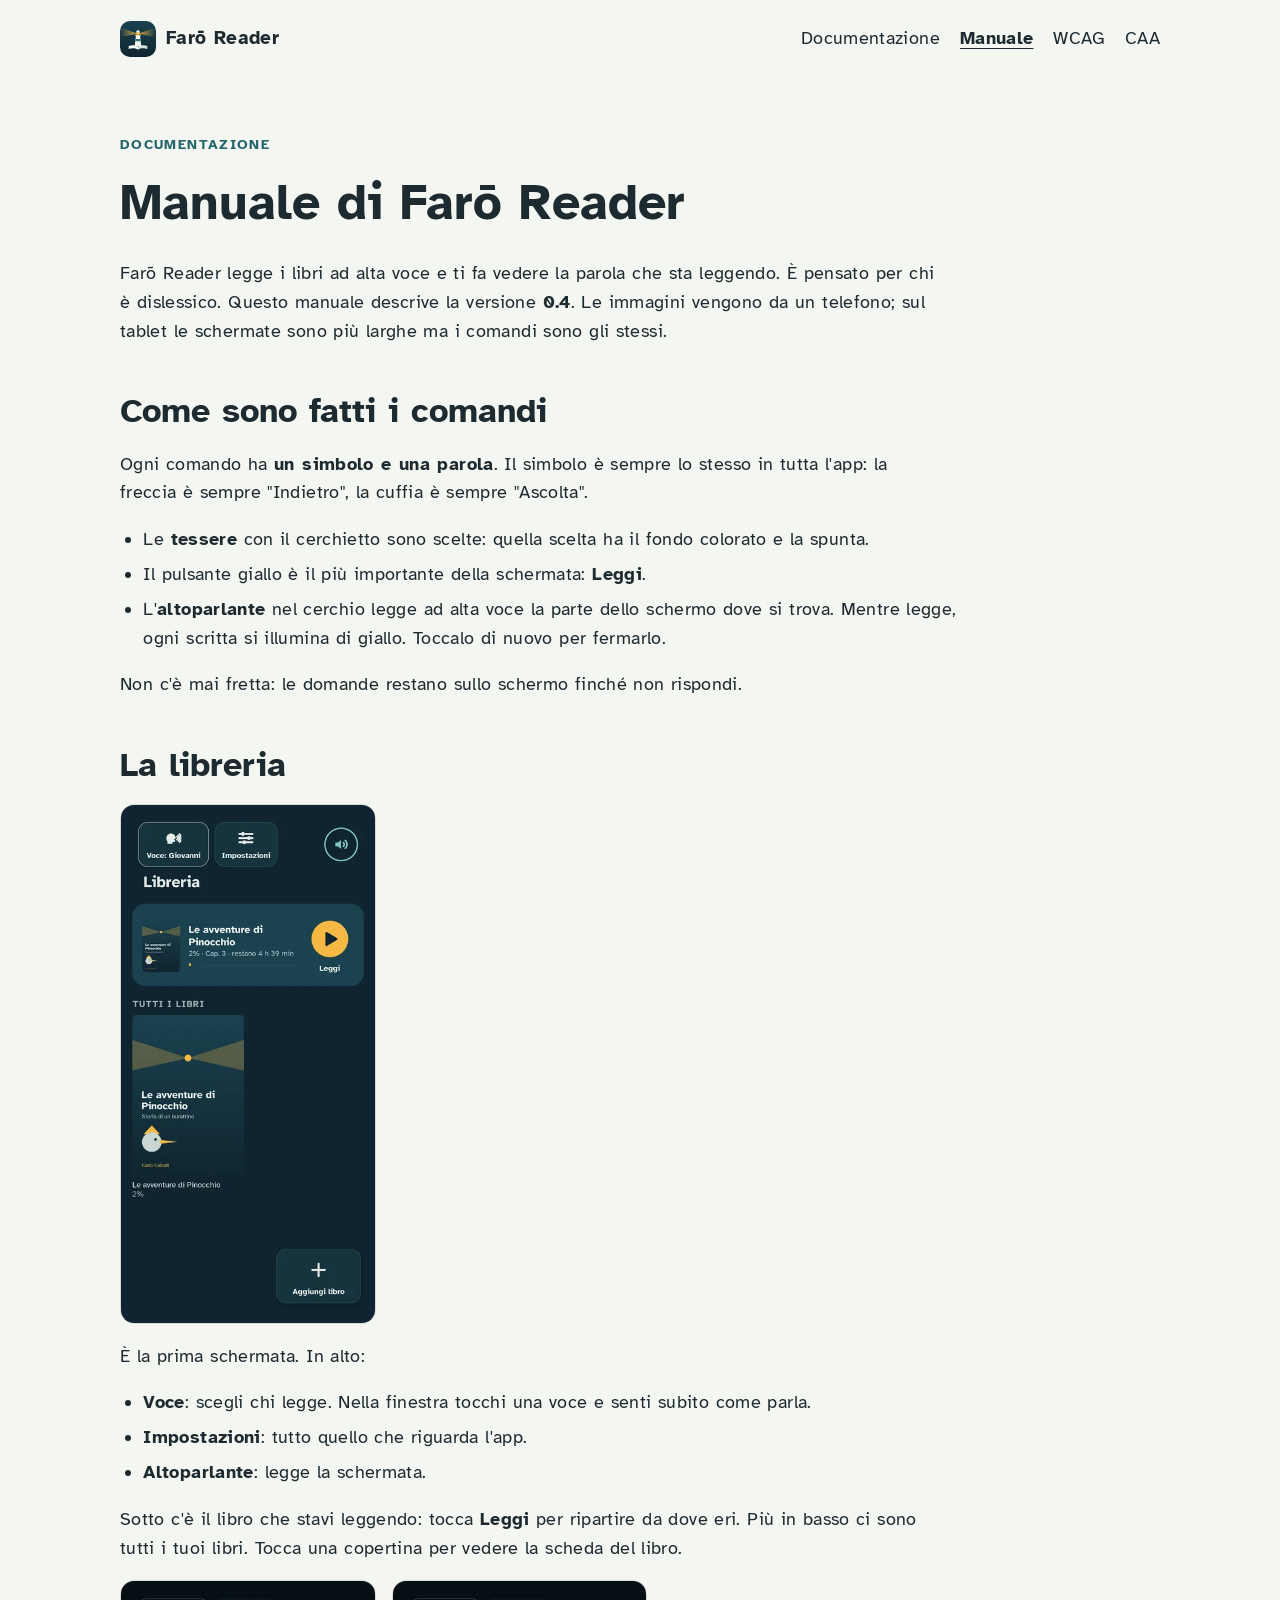
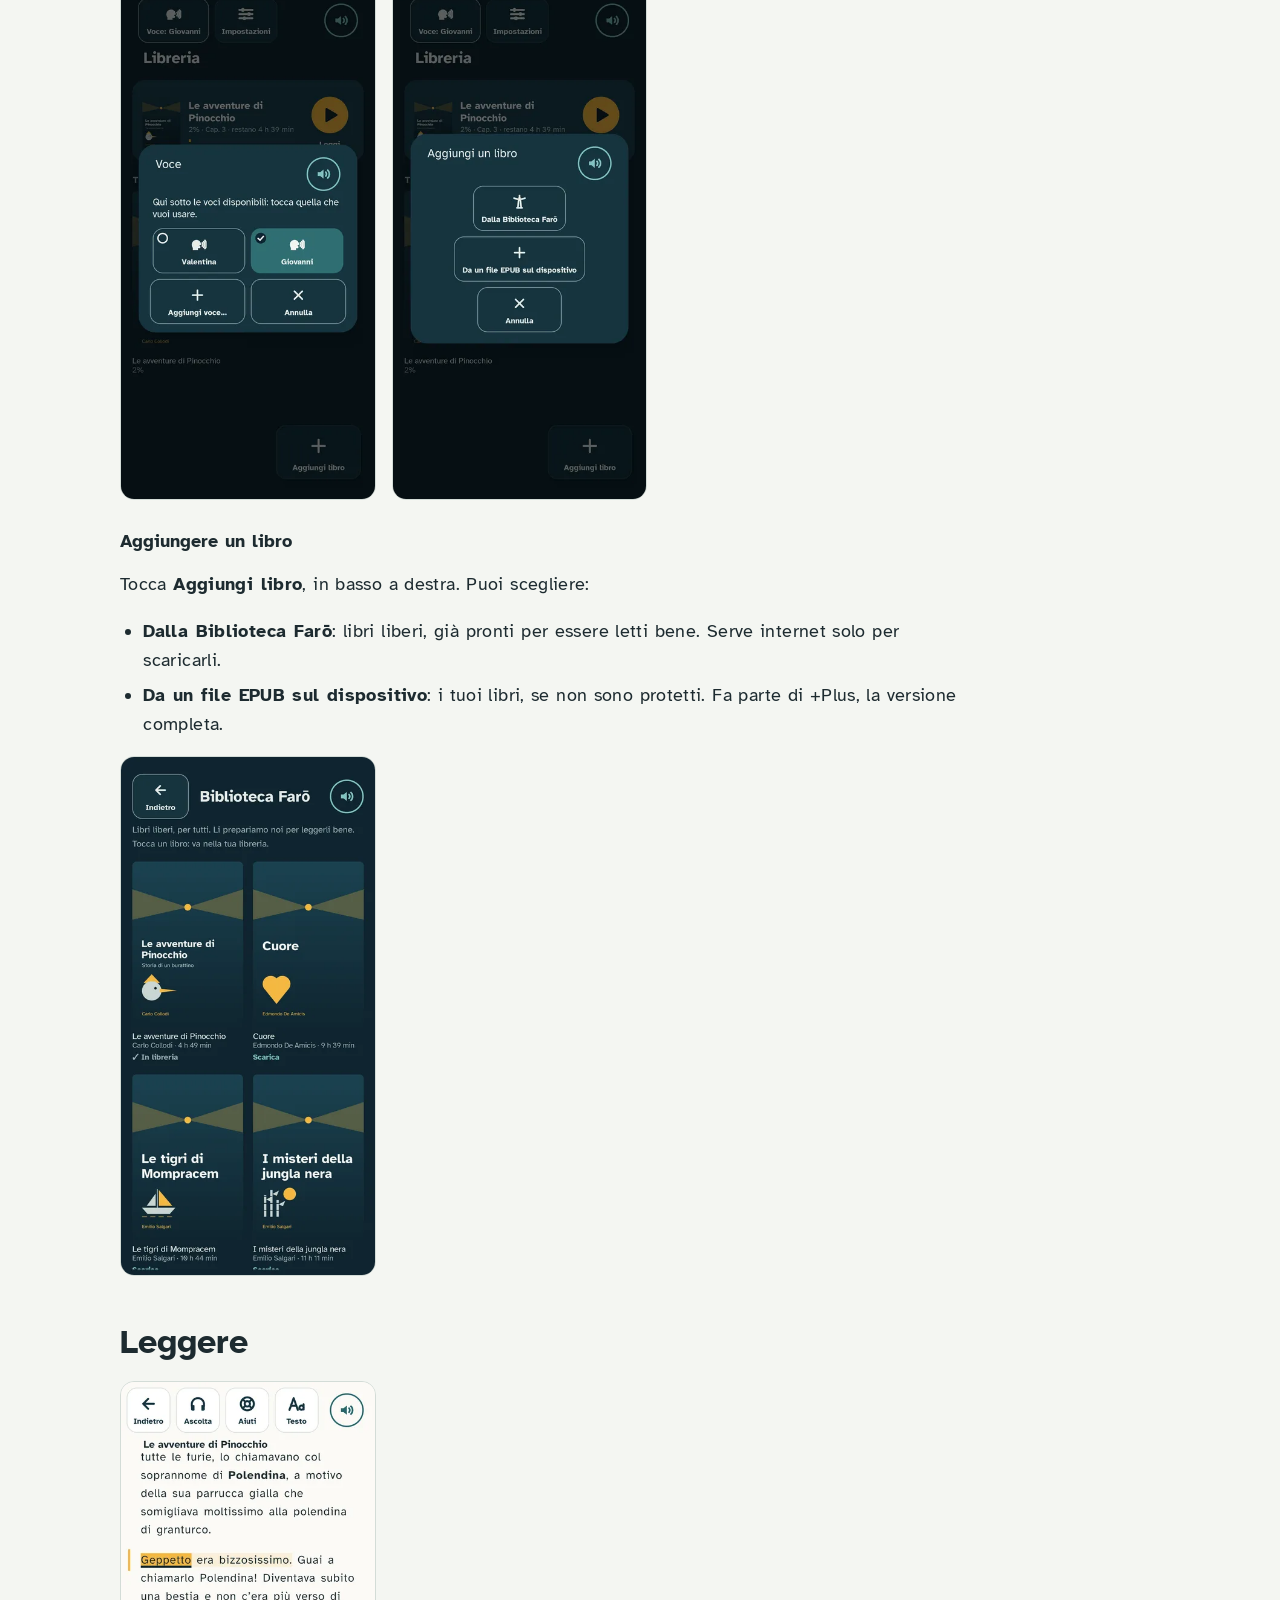
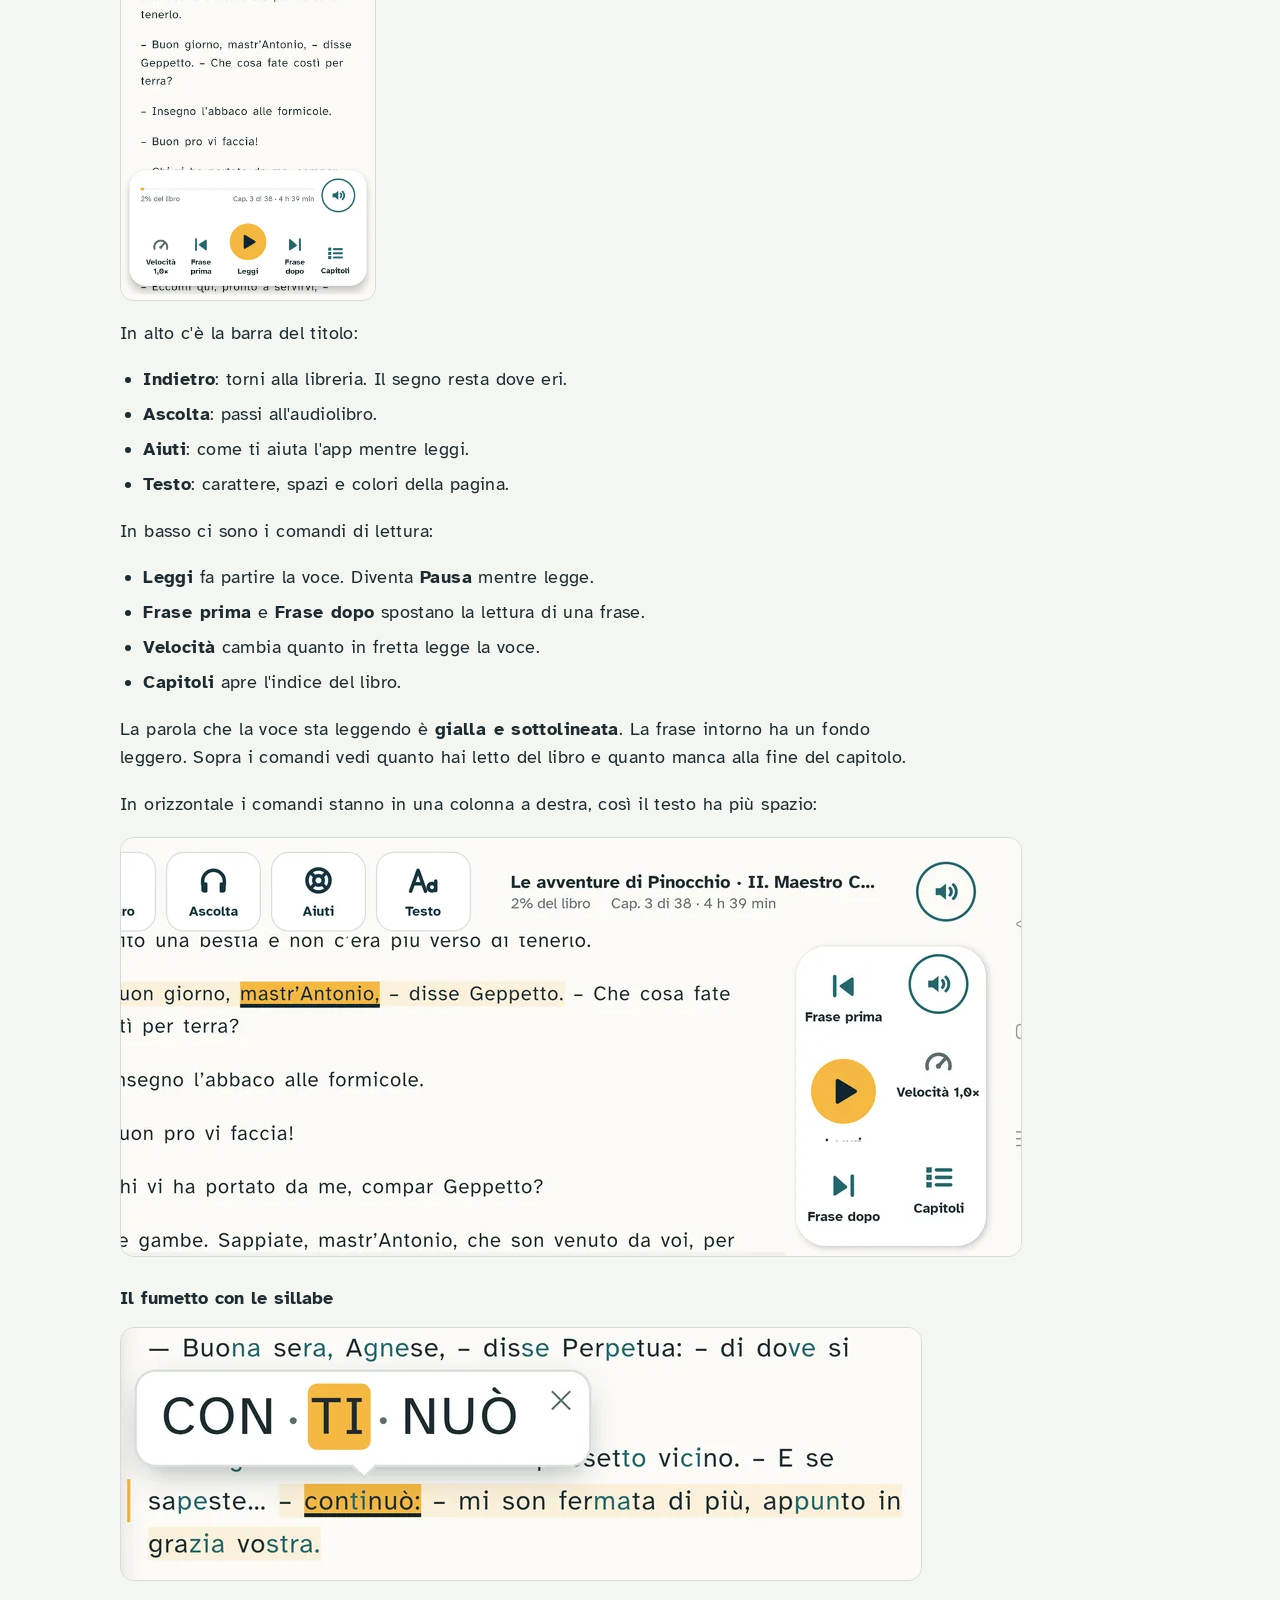
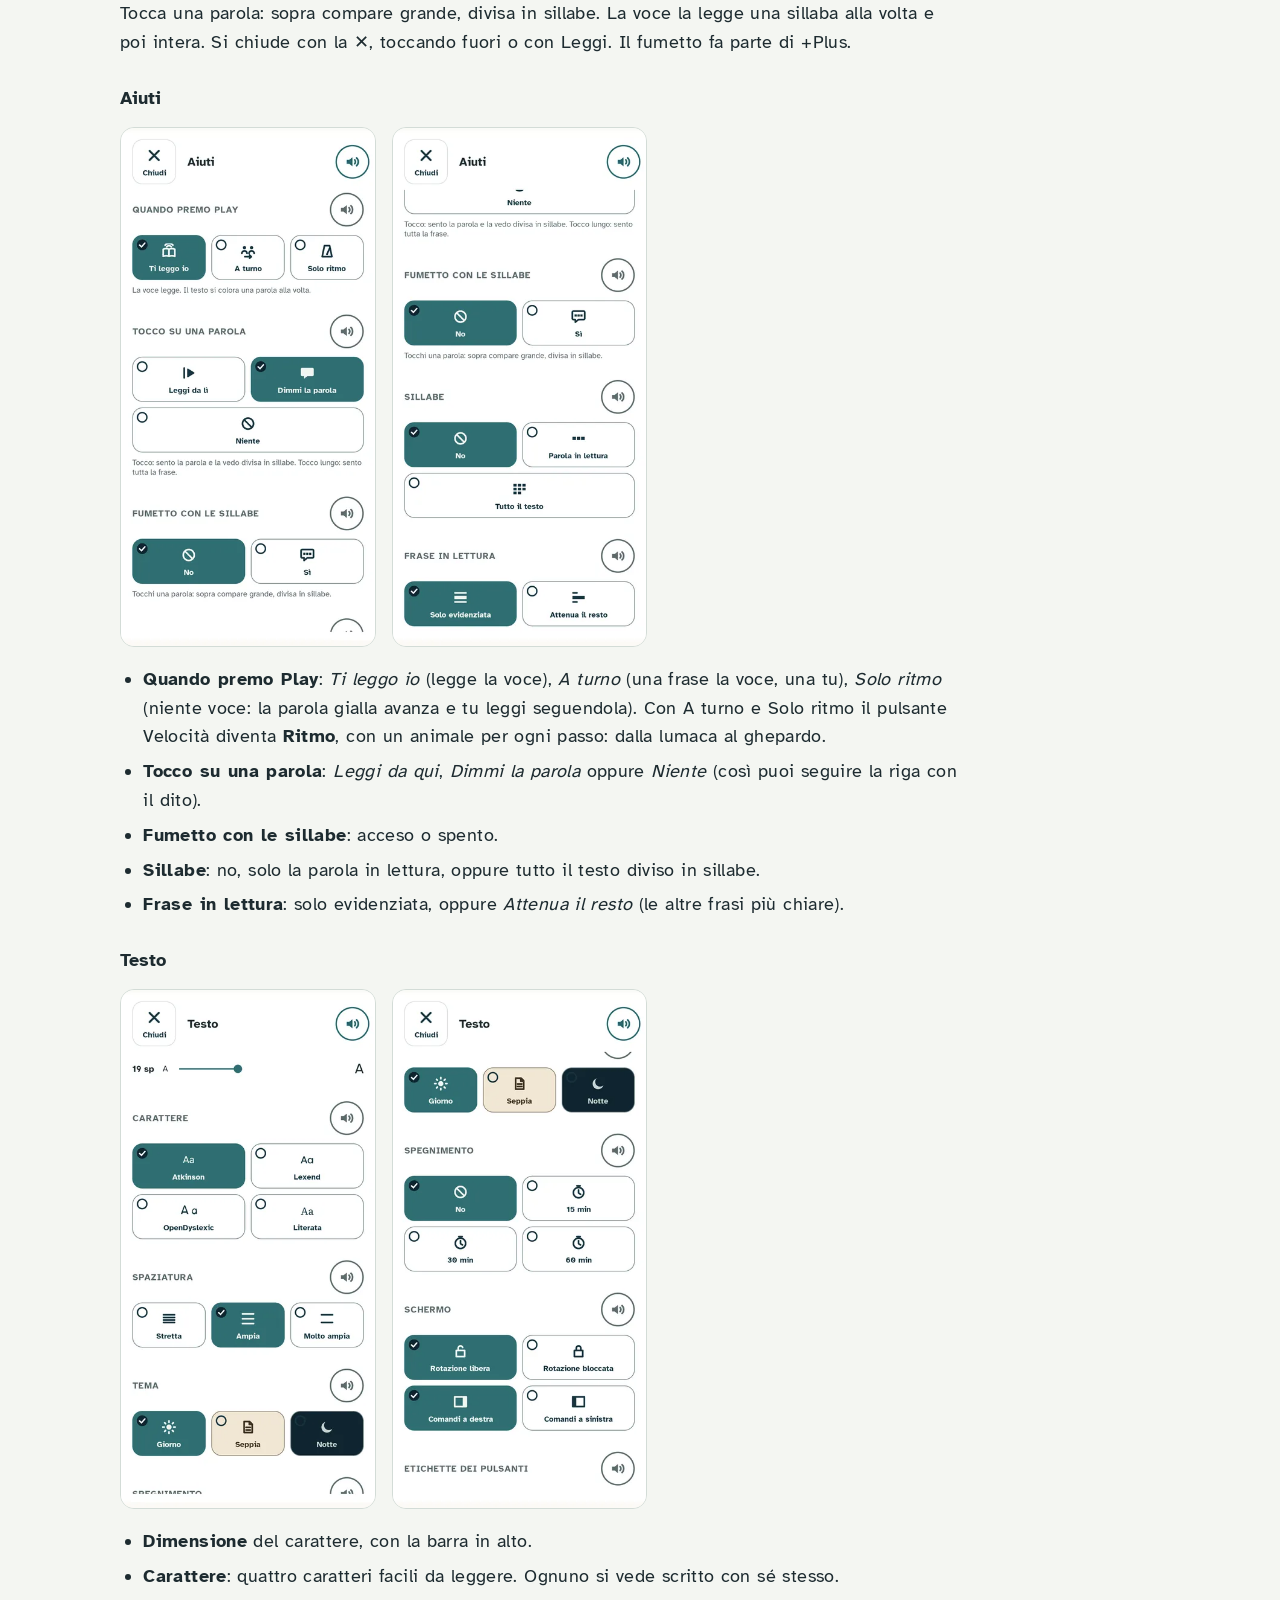
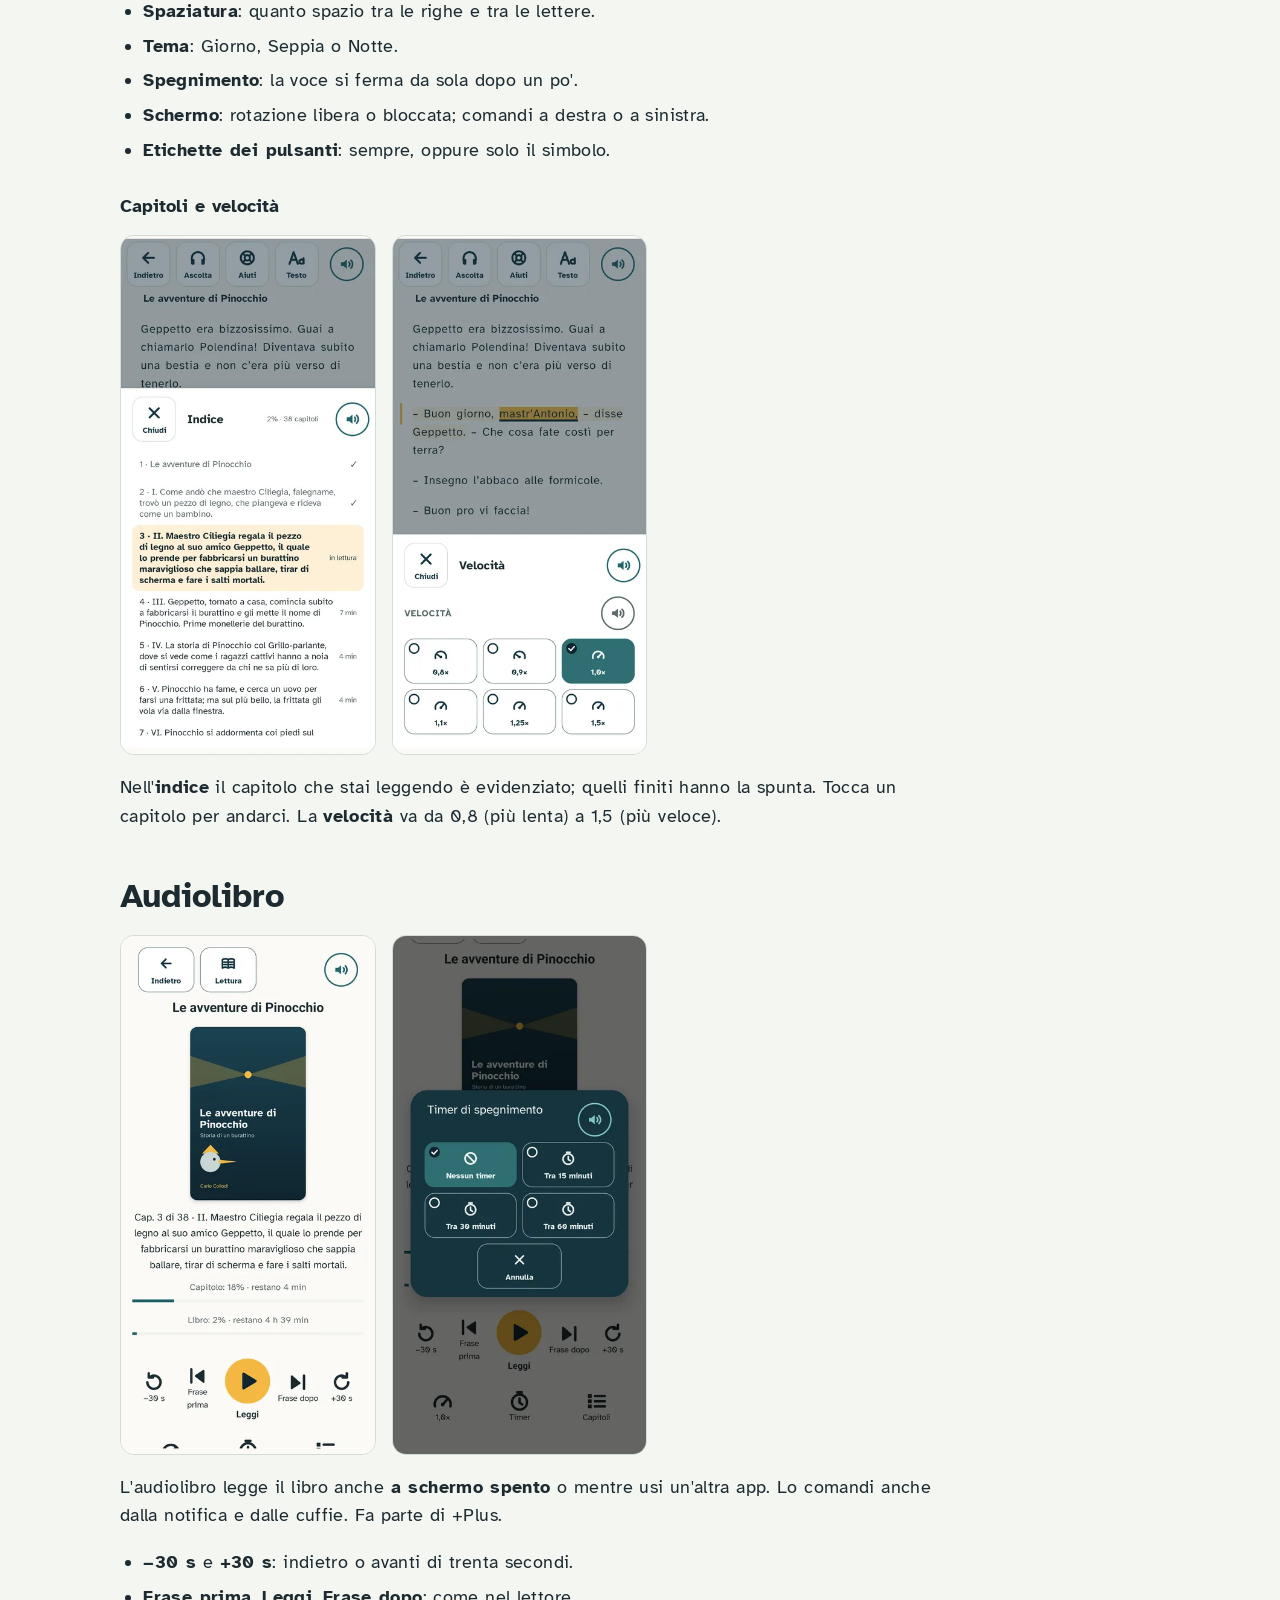
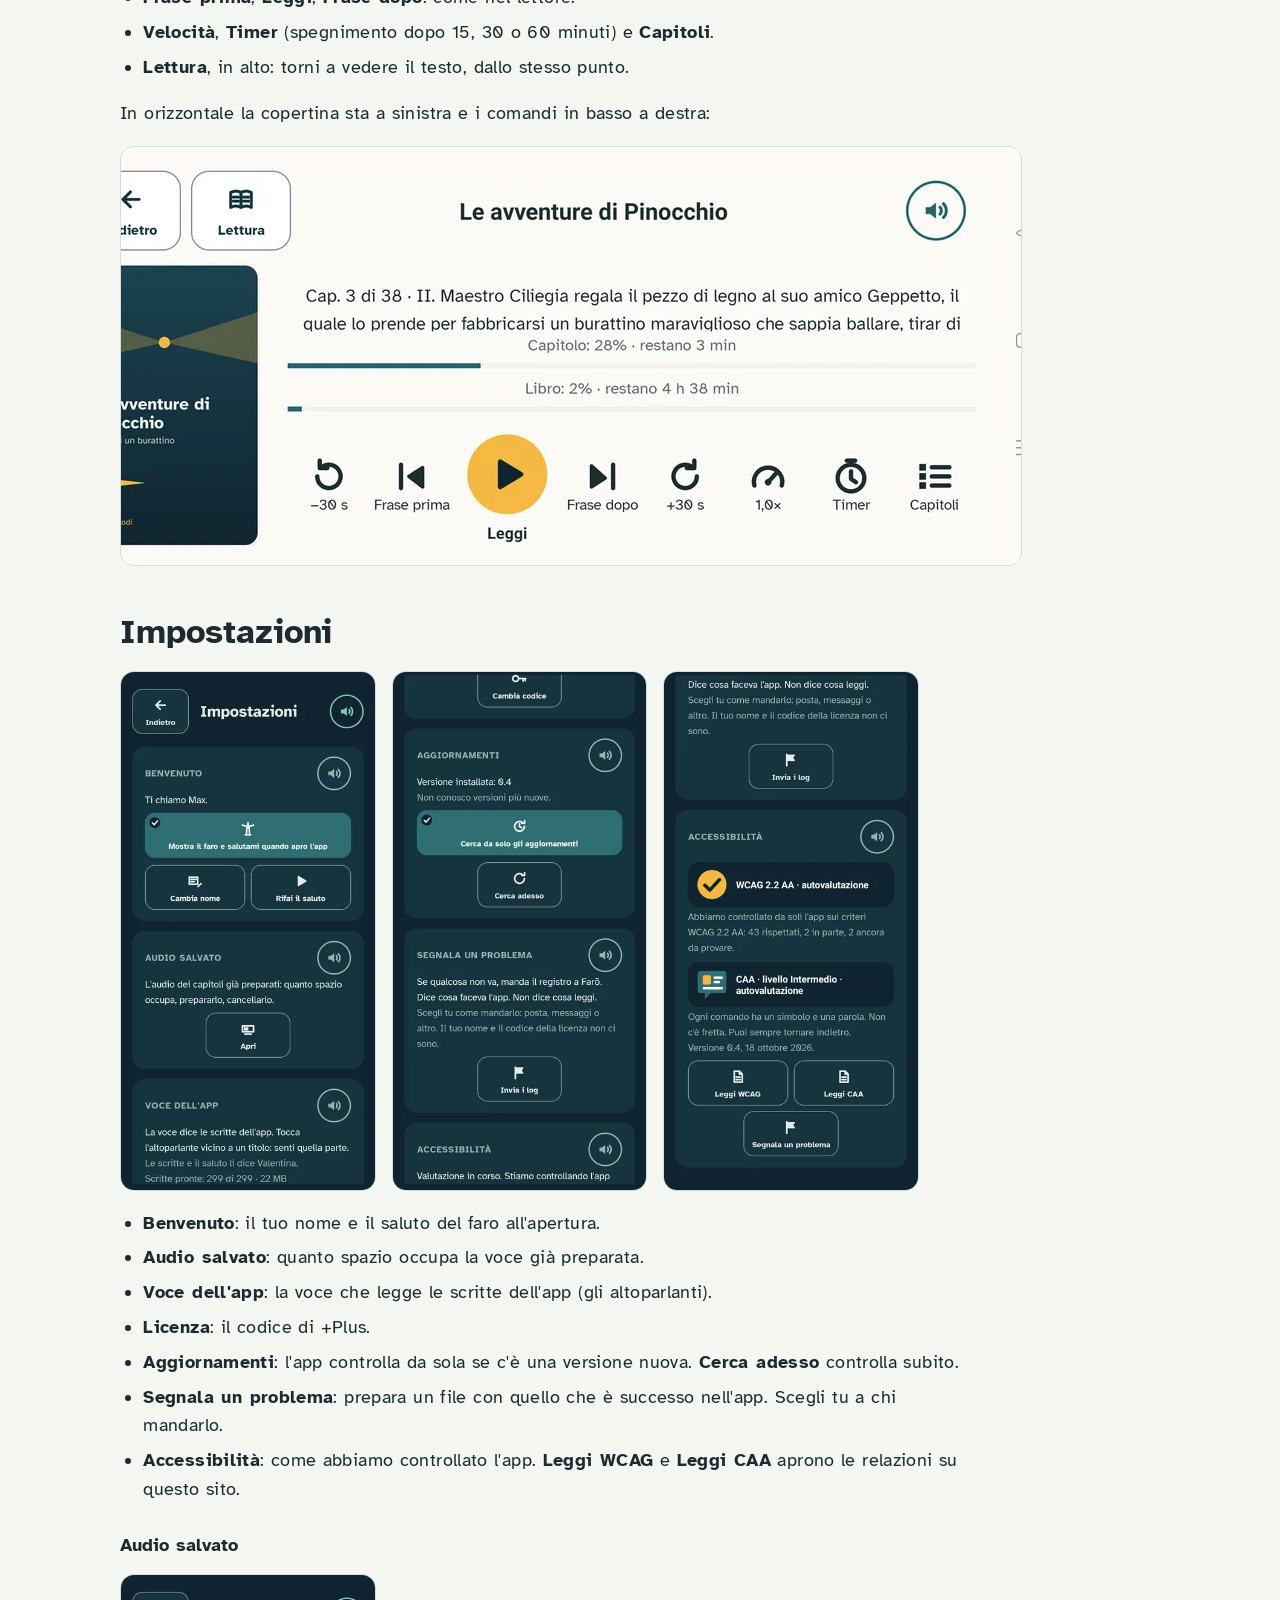
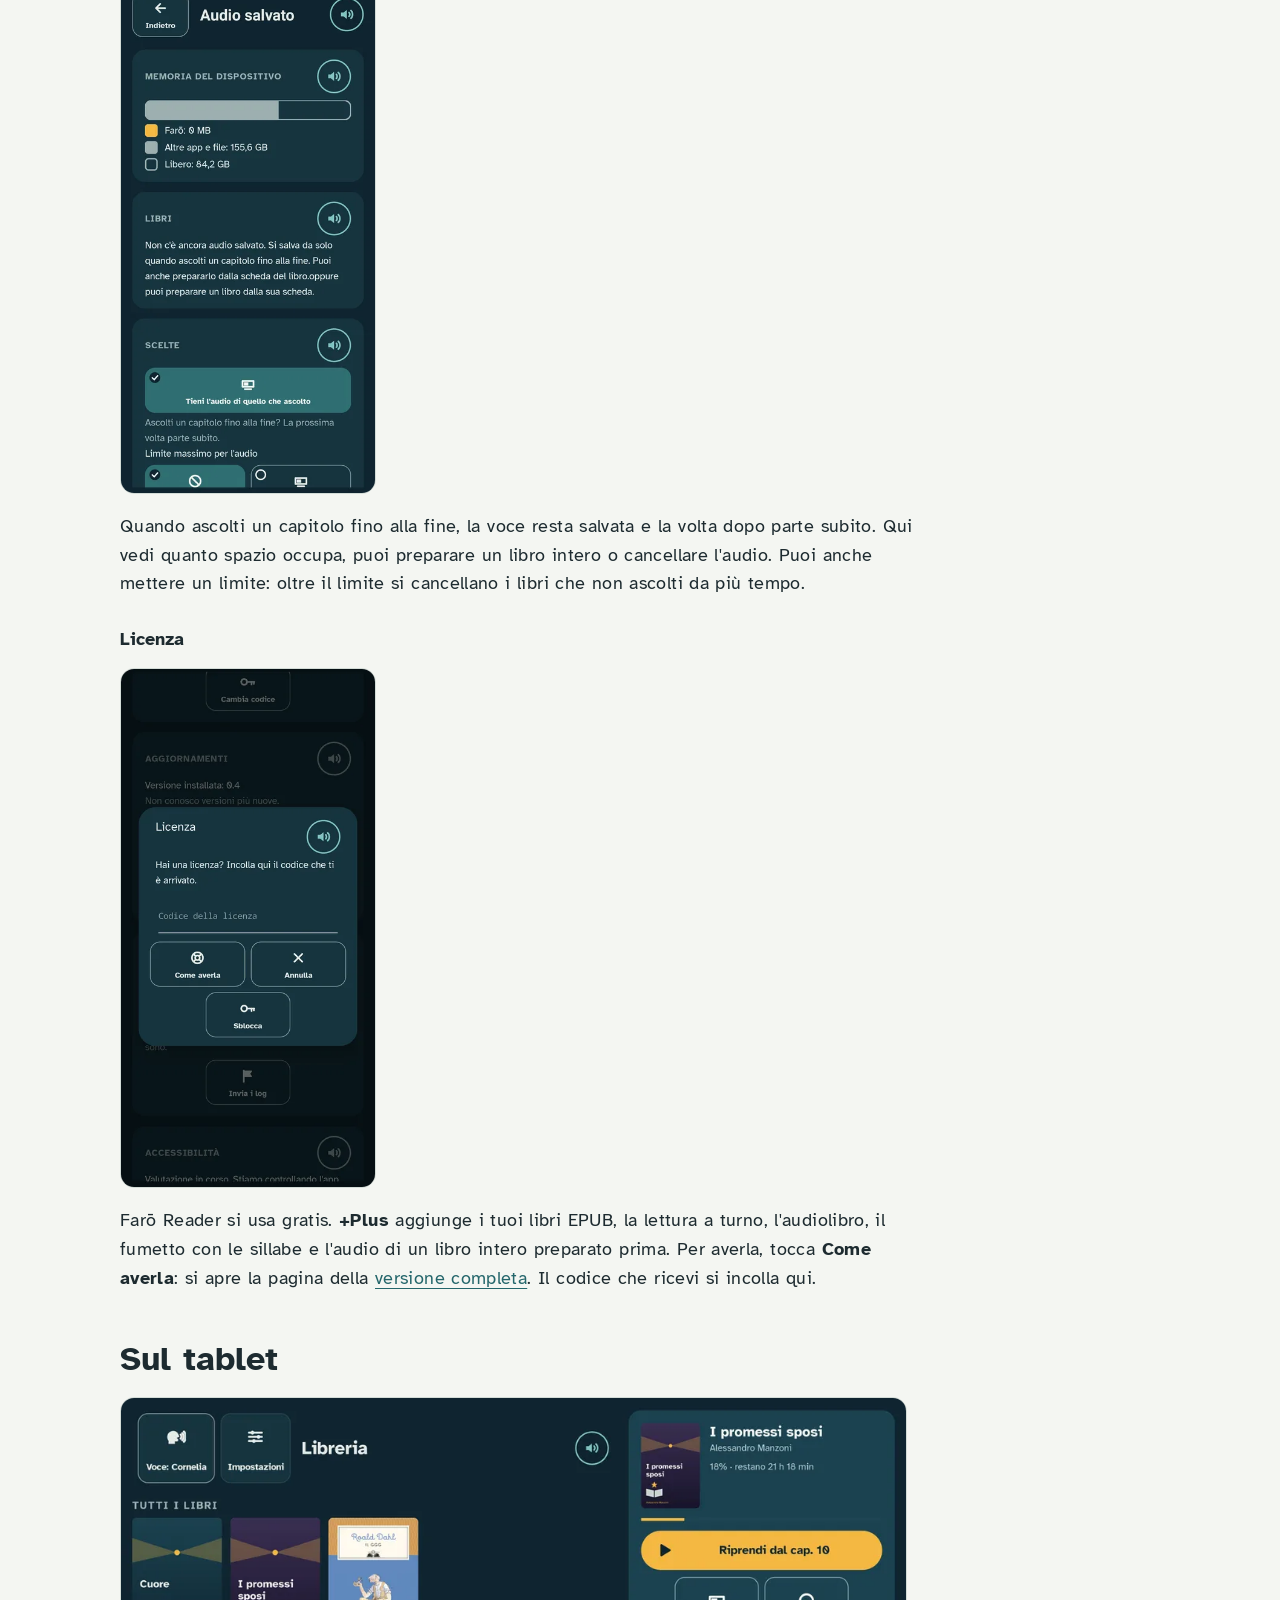
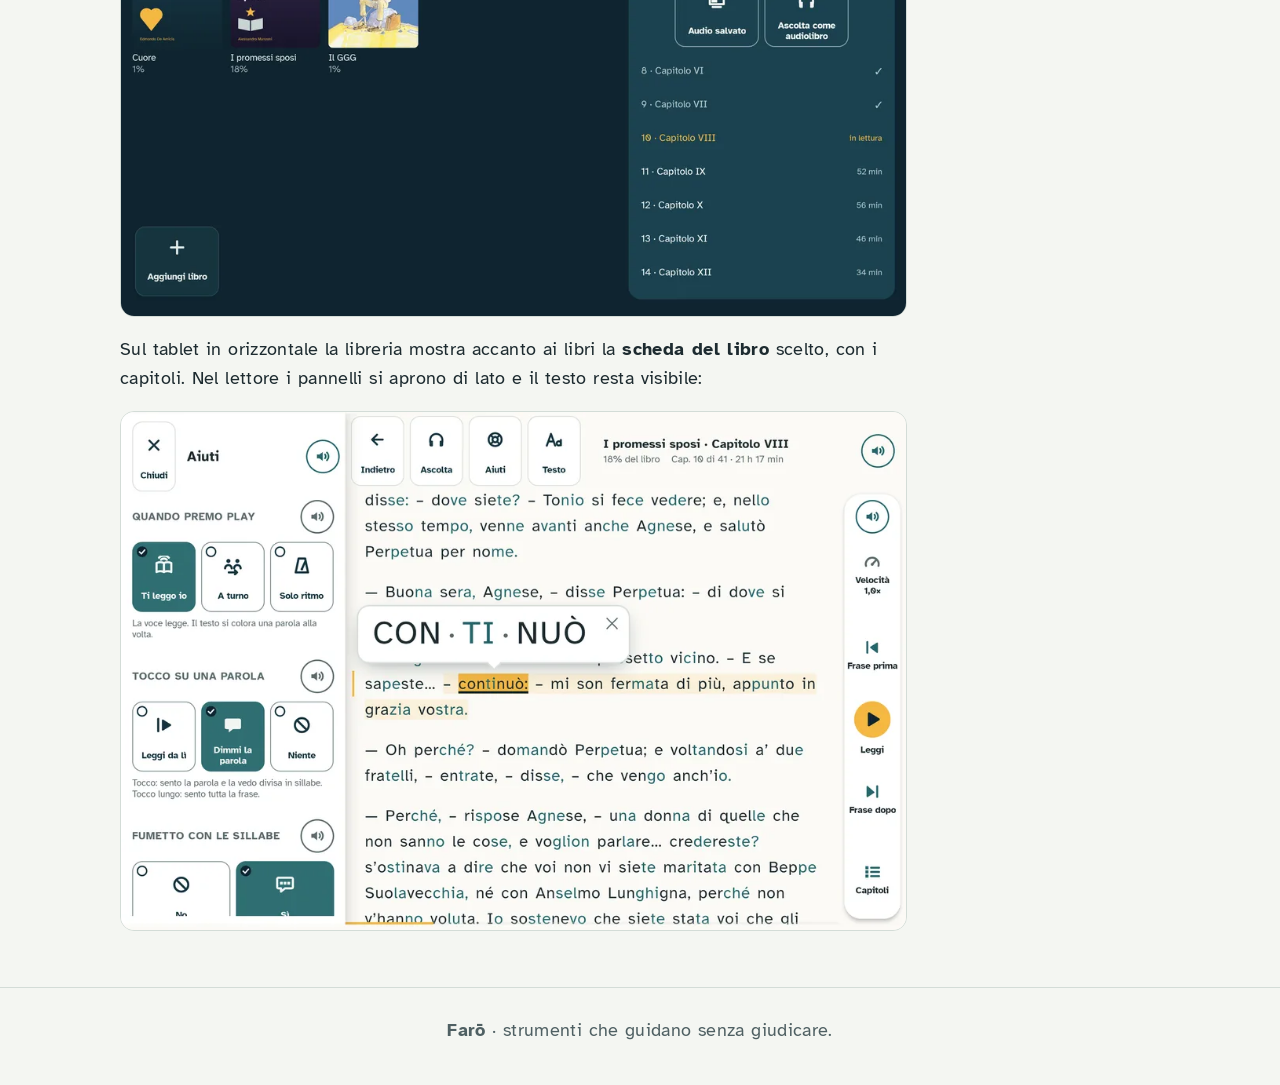
<file: docs/doc/manuale.html>
<!doctype html>
<html lang="it">
<head>
<meta charset="utf-8">
<meta name="viewport" content="width=device-width, initial-scale=1">
<title>Manuale di Farō Reader · Farō Reader</title>
<link rel="icon" href="../icon.svg" type="image/svg+xml">
<link rel="stylesheet" href="../style.css">
<link rel="stylesheet" href="doc.css">
</head>
<body>

<header class="top">
  <a class="brand" href="../"><img src="../icon.svg" alt="" width="36" height="36"> Farō Reader</a>
  <nav aria-label="Documentazione">
    <a href="./">Documentazione</a>
    <a href="manuale.html" aria-current="page">Manuale</a>
    <a href="wcag.html">WCAG</a>
    <a href="caa.html">CAA</a>
  </nav>
</header>

<main>
<section class="doc">
  <p class="eyebrow">Documentazione</p>
<h1 id="manuale-di-faro-reader">Manuale di Farō Reader</h1>
<p>Farō Reader legge i libri ad alta voce e ti fa vedere la parola che sta leggendo. È pensato per chi è dislessico.
Questo manuale descrive la versione <strong>0.4</strong>. Le immagini vengono da un telefono; sul tablet le schermate sono più larghe ma i comandi sono gli stessi.</p>
<h2 id="come-sono-fatti-i-comandi">Come sono fatti i comandi</h2>
<p>Ogni comando ha <strong>un simbolo e una parola</strong>. Il simbolo è sempre lo stesso in tutta l'app: la freccia è sempre "Indietro", la cuffia è sempre "Ascolta".</p>
<ul>
<li>Le <strong>tessere</strong> con il cerchietto sono scelte: quella scelta ha il fondo colorato e la spunta.</li>
<li>Il pulsante giallo è il più importante della schermata: <strong>Leggi</strong>.</li>
<li>L'<strong>altoparlante</strong> nel cerchio legge ad alta voce la parte dello schermo dove si trova. Mentre legge, ogni scritta si illumina di giallo. Toccalo di nuovo per fermarlo.</li>
</ul>
<p>Non c'è mai fretta: le domande restano sullo schermo finché non rispondi.</p>
<h2 id="la-libreria">La libreria</h2>
<div class="shots"><img loading="lazy" width="420" height="858" src="img/libreria.webp" alt="La libreria sul telefono: in alto Voce e Impostazioni, poi il libro da riprendere con il pulsante Leggi, sotto tutti i libri"></div>

<p>È la prima schermata. In alto:</p>
<ul>
<li><strong>Voce</strong>: scegli chi legge. Nella finestra tocchi una voce e senti subito come parla.</li>
<li><strong>Impostazioni</strong>: tutto quello che riguarda l'app.</li>
<li><strong>Altoparlante</strong>: legge la schermata.</li>
</ul>
<p>Sotto c'è il libro che stavi leggendo: tocca <strong>Leggi</strong> per ripartire da dove eri. Più in basso ci sono tutti i tuoi libri. Tocca una copertina per vedere la scheda del libro.</p>
<div class="shots"><img loading="lazy" width="420" height="858" src="img/scelta_voce.webp" alt="Finestra Voce con le voci Valentina e Giovanni"><img loading="lazy" width="420" height="858" src="img/aggiungi_libro.webp" alt="Finestra Aggiungi un libro con Dalla Biblioteca Farō e Da un file EPUB sul dispositivo"></div>

<h3 id="aggiungere-un-libro">Aggiungere un libro</h3>
<p>Tocca <strong>Aggiungi libro</strong>, in basso a destra. Puoi scegliere:</p>
<ul>
<li><strong>Dalla Biblioteca Farō</strong>: libri liberi, già pronti per essere letti bene. Serve internet solo per scaricarli.</li>
<li><strong>Da un file EPUB sul dispositivo</strong>: i tuoi libri, se non sono protetti. Fa parte di +Plus, la versione completa.</li>
</ul>
<div class="shots"><img loading="lazy" width="420" height="858" src="img/biblioteca.webp" alt="La Biblioteca Farō con le copertine dei libri da scaricare"></div>

<h2 id="leggere">Leggere</h2>
<div class="shots"><img loading="lazy" width="420" height="858" src="img/lettura.webp" alt="Il lettore: barra in alto con Indietro, Ascolta, Aiuti, Testo; il testo con la parola in lettura gialla e sottolineata; in basso i comandi"></div>

<p>In alto c'è la barra del titolo:</p>
<ul>
<li><strong>Indietro</strong>: torni alla libreria. Il segno resta dove eri.</li>
<li><strong>Ascolta</strong>: passi all'audiolibro.</li>
<li><strong>Aiuti</strong>: come ti aiuta l'app mentre leggi.</li>
<li><strong>Testo</strong>: carattere, spazi e colori della pagina.</li>
</ul>
<p>In basso ci sono i comandi di lettura:</p>
<ul>
<li><strong>Leggi</strong> fa partire la voce. Diventa <strong>Pausa</strong> mentre legge.</li>
<li><strong>Frase prima</strong> e <strong>Frase dopo</strong> spostano la lettura di una frase.</li>
<li><strong>Velocità</strong> cambia quanto in fretta legge la voce.</li>
<li><strong>Capitoli</strong> apre l'indice del libro.</li>
</ul>
<p>La parola che la voce sta leggendo è <strong>gialla e sottolineata</strong>. La frase intorno ha un fondo leggero.
Sopra i comandi vedi quanto hai letto del libro e quanto manca alla fine del capitolo.</p>
<p>In orizzontale i comandi stanno in una colonna a destra, così il testo ha più spazio:</p>
<div class="shots"><img loading="lazy" width="900" height="418" src="img/lettura_orizzontale.webp" alt="Il lettore sul telefono in orizzontale, con i comandi in un riquadro a destra"></div>

<h3 id="il-fumetto-con-le-sillabe">Il fumetto con le sillabe</h3>
<div class="shots"><img loading="lazy" width="800" height="252" src="img/fumetto.webp" alt="Fumetto sopra la parola continuò: CON · TI · NUÒ in grande, con la sillaba TI gialla"></div>

<p>Tocca una parola: sopra compare grande, divisa in sillabe. La voce la legge una sillaba alla volta e poi intera.
Si chiude con la ✕, toccando fuori o con Leggi. Il fumetto fa parte di +Plus.</p>
<h3 id="aiuti">Aiuti</h3>
<div class="shots"><img loading="lazy" width="420" height="858" src="img/aiuti.webp" alt="Pannello Aiuti: Quando premo Play, Tocco su una parola, Fumetto con le sillabe"><img loading="lazy" width="420" height="858" src="img/aiuti_sotto.webp" alt="Pannello Aiuti, parte sotto: Sillabe e Frase in lettura"></div>

<ul>
<li><strong>Quando premo Play</strong>: <em>Ti leggo io</em> (legge la voce), <em>A turno</em> (una frase la voce, una tu), <em>Solo ritmo</em> (niente voce: la parola gialla avanza e tu leggi seguendola). Con A turno e Solo ritmo il pulsante Velocità diventa <strong>Ritmo</strong>, con un animale per ogni passo: dalla lumaca al ghepardo.</li>
<li><strong>Tocco su una parola</strong>: <em>Leggi da qui</em>, <em>Dimmi la parola</em> oppure <em>Niente</em> (così puoi seguire la riga con il dito).</li>
<li><strong>Fumetto con le sillabe</strong>: acceso o spento.</li>
<li><strong>Sillabe</strong>: no, solo la parola in lettura, oppure tutto il testo diviso in sillabe.</li>
<li><strong>Frase in lettura</strong>: solo evidenziata, oppure <em>Attenua il resto</em> (le altre frasi più chiare).</li>
</ul>
<h3 id="testo">Testo</h3>
<div class="shots"><img loading="lazy" width="420" height="858" src="img/testo.webp" alt="Pannello Testo: dimensione, carattere, spaziatura, tema"><img loading="lazy" width="420" height="858" src="img/testo_sotto.webp" alt="Pannello Testo, parte sotto: tema, spegnimento, schermo, etichette dei pulsanti"></div>

<ul>
<li><strong>Dimensione</strong> del carattere, con la barra in alto.</li>
<li><strong>Carattere</strong>: quattro caratteri facili da leggere. Ognuno si vede scritto con sé stesso.</li>
<li><strong>Spaziatura</strong>: quanto spazio tra le righe e tra le lettere.</li>
<li><strong>Tema</strong>: Giorno, Seppia o Notte.</li>
<li><strong>Spegnimento</strong>: la voce si ferma da sola dopo un po'.</li>
<li><strong>Schermo</strong>: rotazione libera o bloccata; comandi a destra o a sinistra.</li>
<li><strong>Etichette dei pulsanti</strong>: sempre, oppure solo il simbolo.</li>
</ul>
<h3 id="capitoli-e-velocita">Capitoli e velocità</h3>
<div class="shots"><img loading="lazy" width="420" height="858" src="img/capitoli.webp" alt="Indice dei capitoli con il capitolo in lettura evidenziato"><img loading="lazy" width="420" height="858" src="img/velocita.webp" alt="Pannello Velocità con sei scelte da 0,8 a 1,5"></div>

<p>Nell'<strong>indice</strong> il capitolo che stai leggendo è evidenziato; quelli finiti hanno la spunta. Tocca un capitolo per andarci.
La <strong>velocità</strong> va da 0,8 (più lenta) a 1,5 (più veloce).</p>
<h2 id="audiolibro">Audiolibro</h2>
<div class="shots"><img loading="lazy" width="420" height="858" src="img/audiolibro.webp" alt="Audiolibro: copertina, capitolo, avanzamento, comandi meno 30 secondi, frase prima, Leggi, frase dopo, più 30 secondi"><img loading="lazy" width="420" height="858" src="img/timer.webp" alt="Finestra Timer di spegnimento"></div>

<p>L'audiolibro legge il libro anche <strong>a schermo spento</strong> o mentre usi un'altra app. Lo comandi anche dalla notifica e dalle cuffie. Fa parte di +Plus.</p>
<ul>
<li><strong>−30 s</strong> e <strong>+30 s</strong>: indietro o avanti di trenta secondi.</li>
<li><strong>Frase prima</strong>, <strong>Leggi</strong>, <strong>Frase dopo</strong>: come nel lettore.</li>
<li><strong>Velocità</strong>, <strong>Timer</strong> (spegnimento dopo 15, 30 o 60 minuti) e <strong>Capitoli</strong>.</li>
<li><strong>Lettura</strong>, in alto: torni a vedere il testo, dallo stesso punto.</li>
</ul>
<p>In orizzontale la copertina sta a sinistra e i comandi in basso a destra:</p>
<div class="shots"><img loading="lazy" width="900" height="418" src="img/audiolibro_orizzontale.webp" alt="Audiolibro sul telefono in orizzontale"></div>

<h2 id="impostazioni">Impostazioni</h2>
<div class="shots"><img loading="lazy" width="420" height="858" src="img/impostazioni.webp" alt="Impostazioni: Benvenuto, Audio salvato, Voce dell'app"><img loading="lazy" width="420" height="858" src="img/aggiornamenti.webp" alt="Impostazioni: Aggiornamenti e Segnala un problema"><img loading="lazy" width="420" height="858" src="img/accessibilita.webp" alt="Impostazioni: Accessibilità, con i bollini WCAG e CAA e i pulsanti Leggi WCAG e Leggi CAA"></div>

<ul>
<li><strong>Benvenuto</strong>: il tuo nome e il saluto del faro all'apertura.</li>
<li><strong>Audio salvato</strong>: quanto spazio occupa la voce già preparata.</li>
<li><strong>Voce dell'app</strong>: la voce che legge le scritte dell'app (gli altoparlanti).</li>
<li><strong>Licenza</strong>: il codice di +Plus.</li>
<li><strong>Aggiornamenti</strong>: l'app controlla da sola se c'è una versione nuova. <strong>Cerca adesso</strong> controlla subito.</li>
<li><strong>Segnala un problema</strong>: prepara un file con quello che è successo nell'app. Scegli tu a chi mandarlo.</li>
<li><strong>Accessibilità</strong>: come abbiamo controllato l'app. <strong>Leggi WCAG</strong> e <strong>Leggi CAA</strong> aprono le relazioni su questo sito.</li>
</ul>
<h3 id="audio-salvato">Audio salvato</h3>
<div class="shots"><img loading="lazy" width="420" height="858" src="img/audio_salvato.webp" alt="Audio salvato: memoria del dispositivo, libri, scelte"></div>

<p>Quando ascolti un capitolo fino alla fine, la voce resta salvata e la volta dopo parte subito. Qui vedi quanto spazio occupa, puoi preparare un libro intero o cancellare l'audio. Puoi anche mettere un limite: oltre il limite si cancellano i libri che non ascolti da più tempo.</p>
<h3 id="licenza">Licenza</h3>
<div class="shots"><img loading="lazy" width="420" height="858" src="img/licenza.webp" alt="Finestra Licenza con il campo per il codice e i pulsanti Come averla, Annulla, Sblocca"></div>

<p>Farō Reader si usa gratis. <strong>+Plus</strong> aggiunge i tuoi libri EPUB, la lettura a turno, l'audiolibro, il fumetto con le sillabe e l'audio di un libro intero preparato prima.
Per averla, tocca <strong>Come averla</strong>: si apre la pagina della <a href="../completa.html">versione completa</a>. Il codice che ricevi si incolla qui.</p>
<h2 id="sul-tablet">Sul tablet</h2>
<div class="shots"><img loading="lazy" width="1000" height="660" src="img/tablet_libreria.webp" alt="Libreria sul tablet in orizzontale: libri a sinistra, scheda del libro a destra"></div>

<p>Sul tablet in orizzontale la libreria mostra accanto ai libri la <strong>scheda del libro</strong> scelto, con i capitoli. Nel lettore i pannelli si aprono di lato e il testo resta visibile:</p>
<div class="shots"><img loading="lazy" width="1000" height="660" src="img/tablet_aiuti.webp" alt="Lettore sul tablet in orizzontale con il pannello Aiuti aperto a sinistra"></div>
</section>
</main>

<footer>
  <p><strong>Farō</strong> · strumenti che guidano senza giudicare.</p>
</footer>
<script>
const REPO = "faro-edu/faro-reader";
document.querySelectorAll("[data-repo-path]").forEach(a => { a.href = "https://github.com/" + REPO + "/" + a.dataset.repoPath; });
</script>
</body>
</html>
</file>
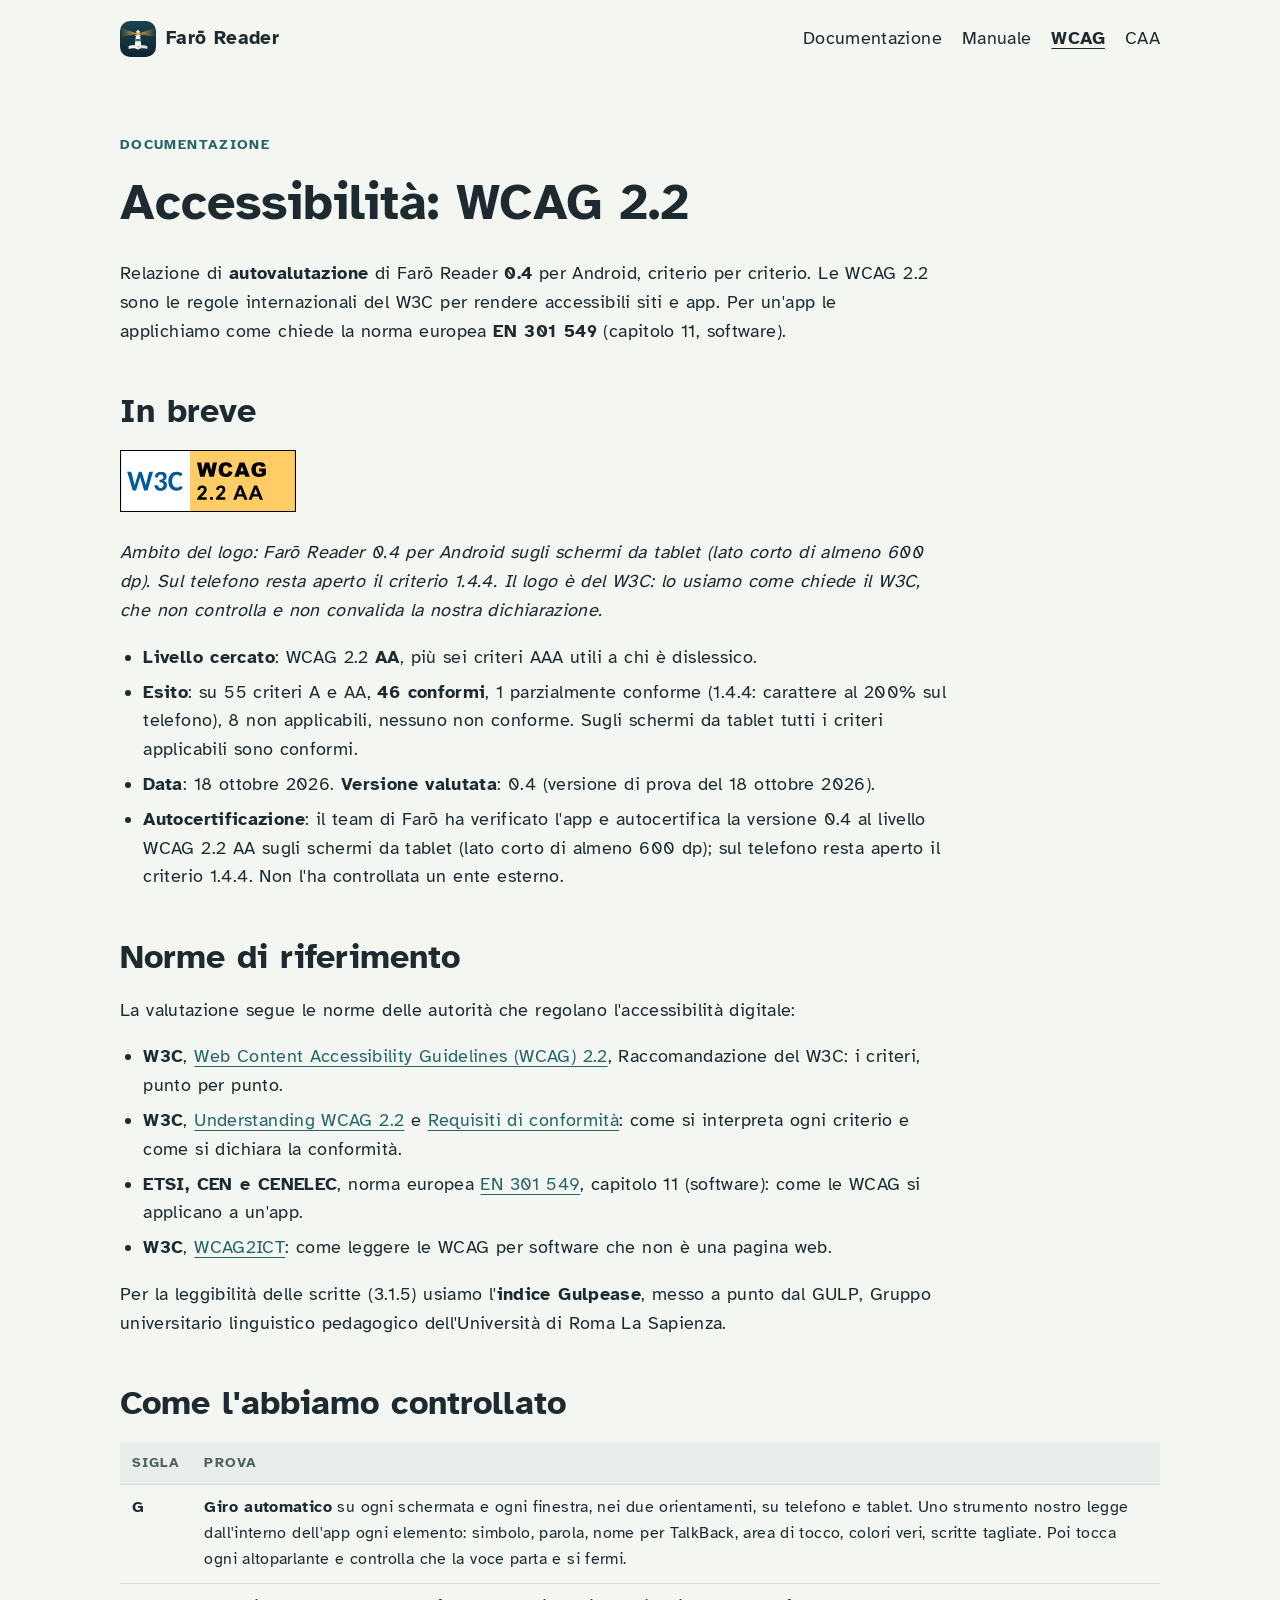
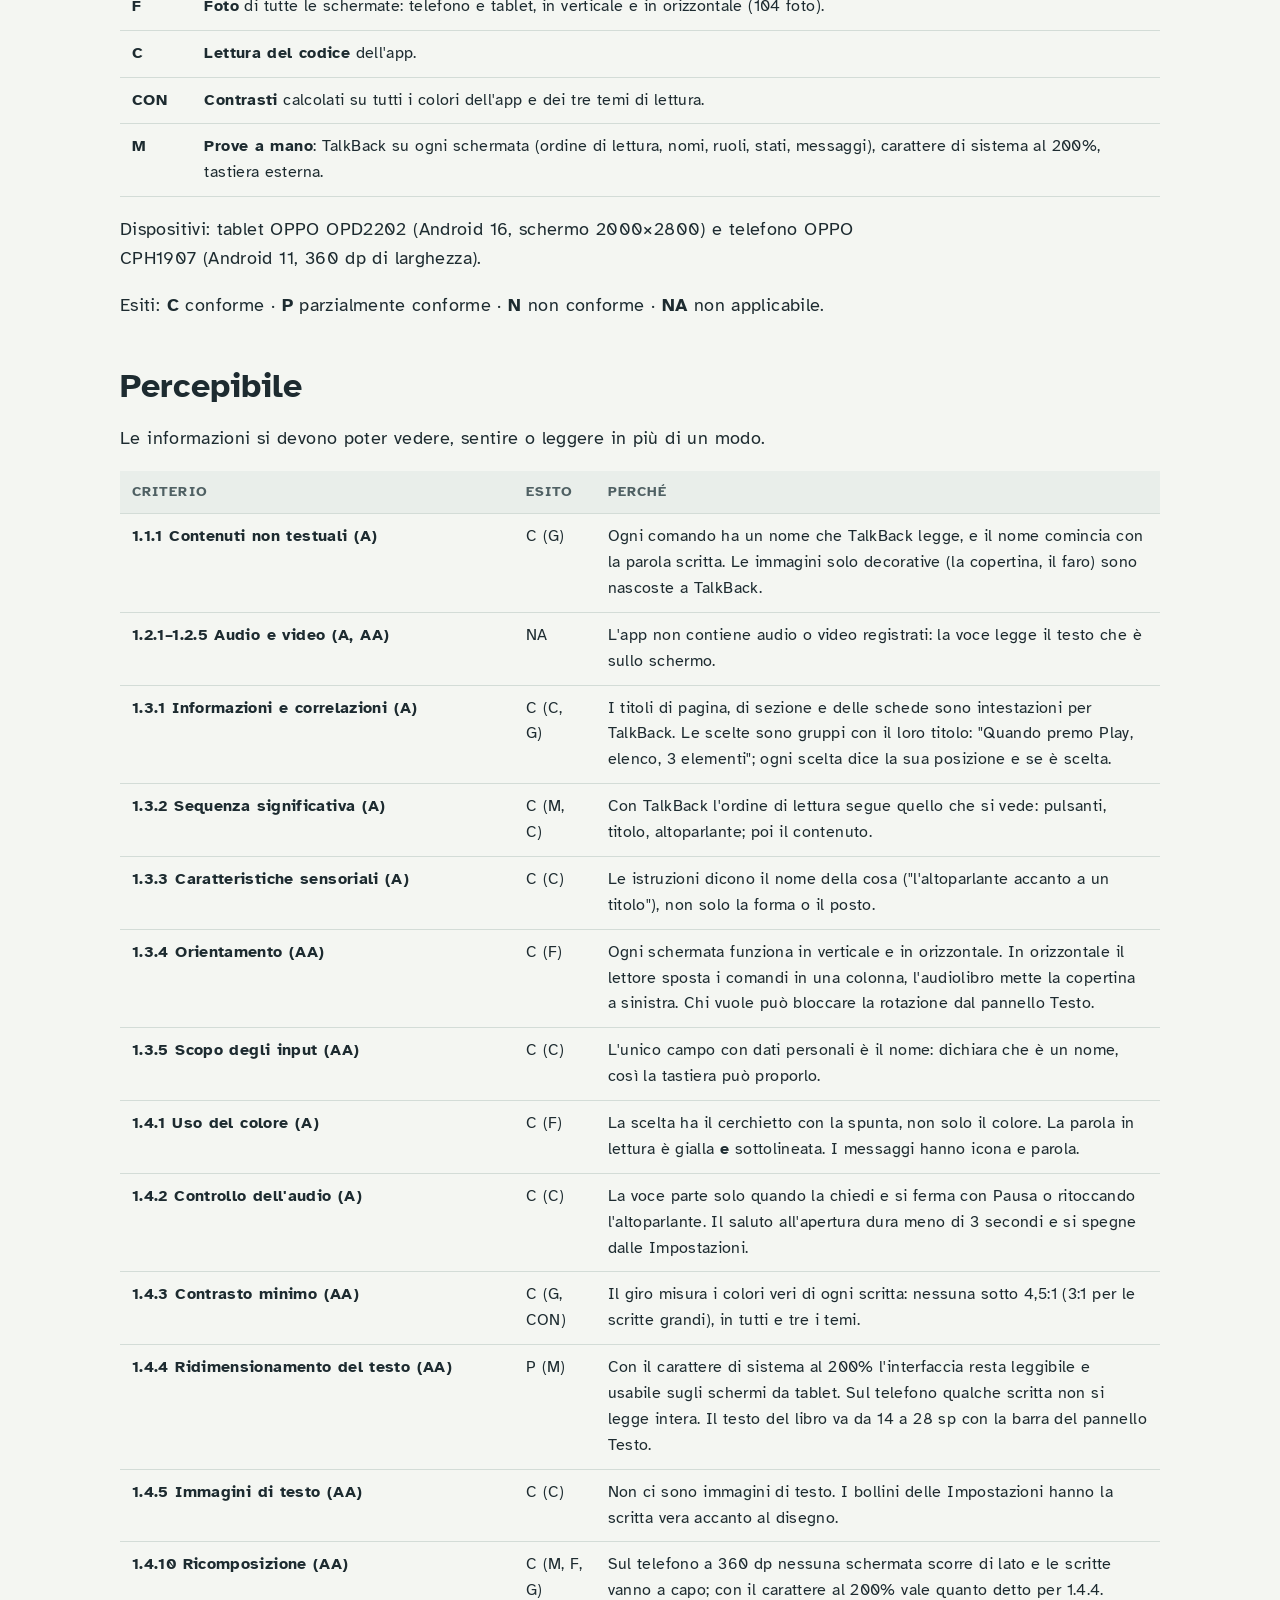
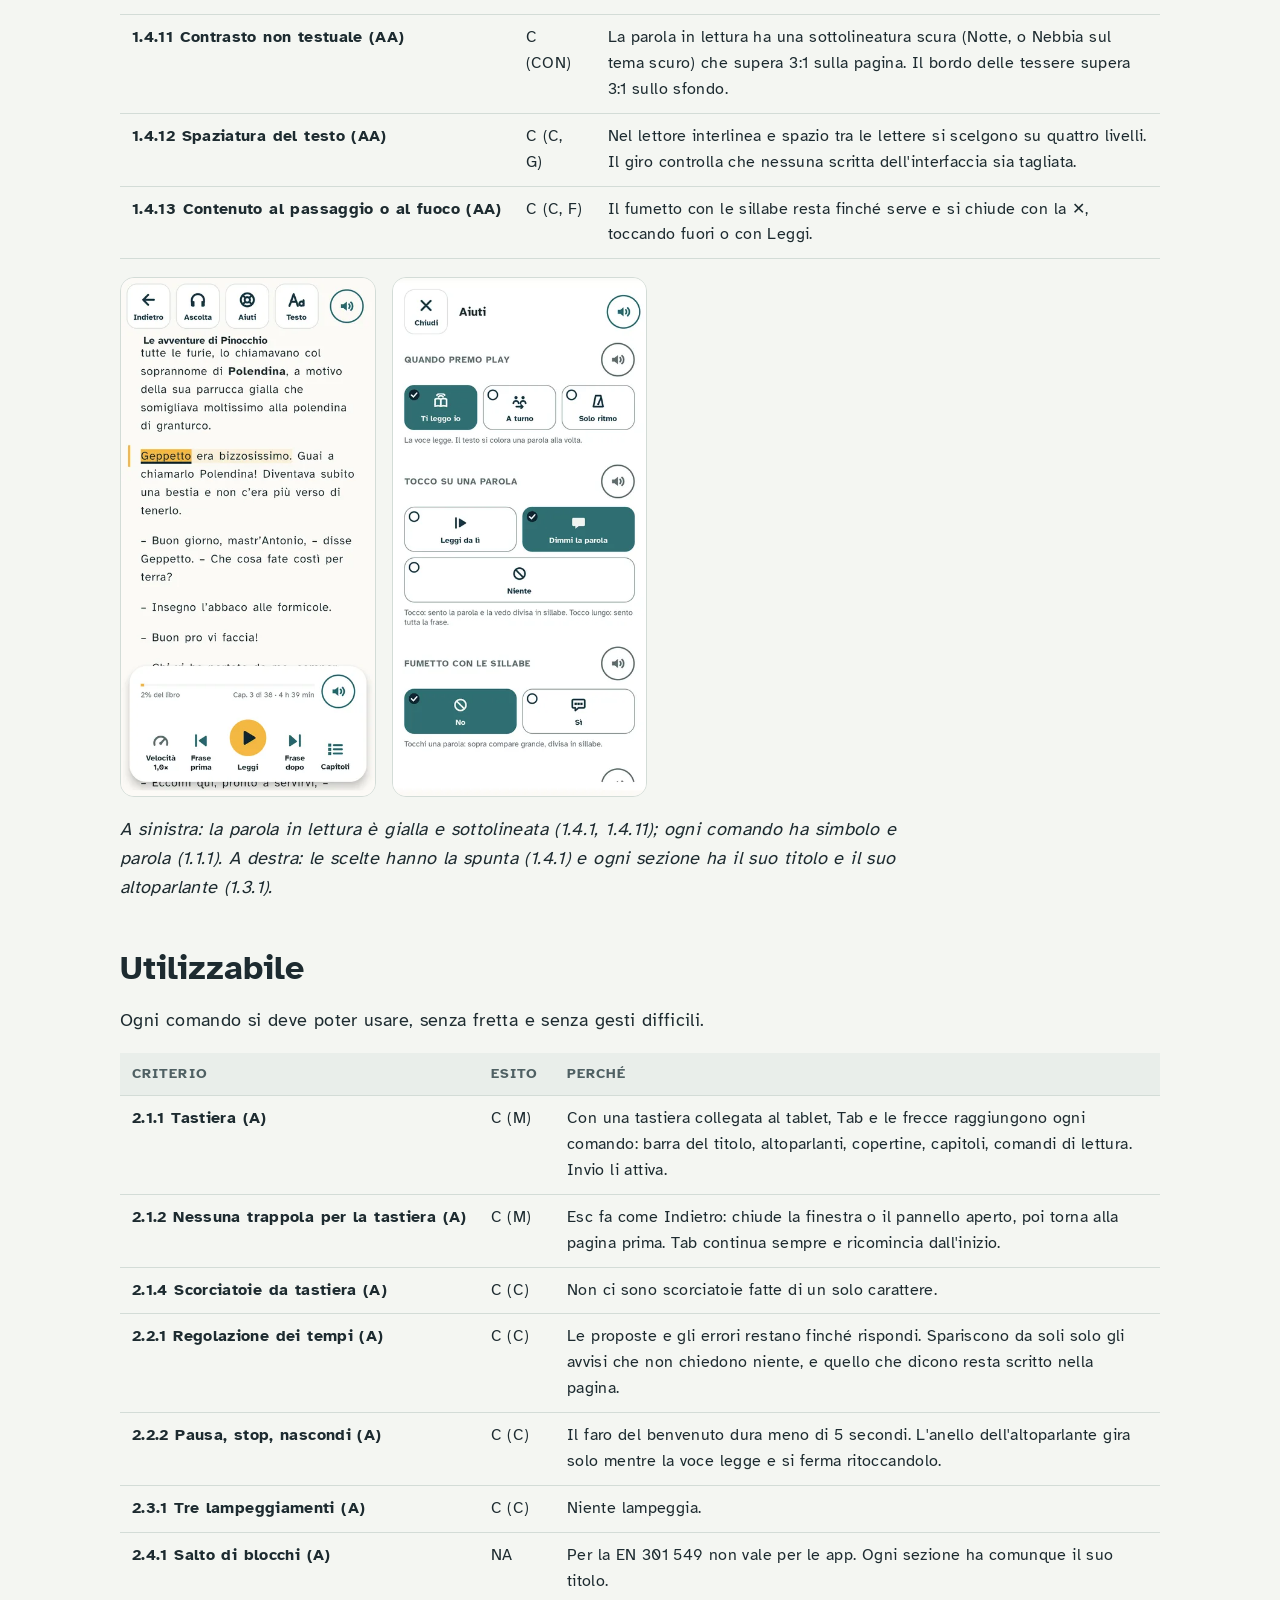
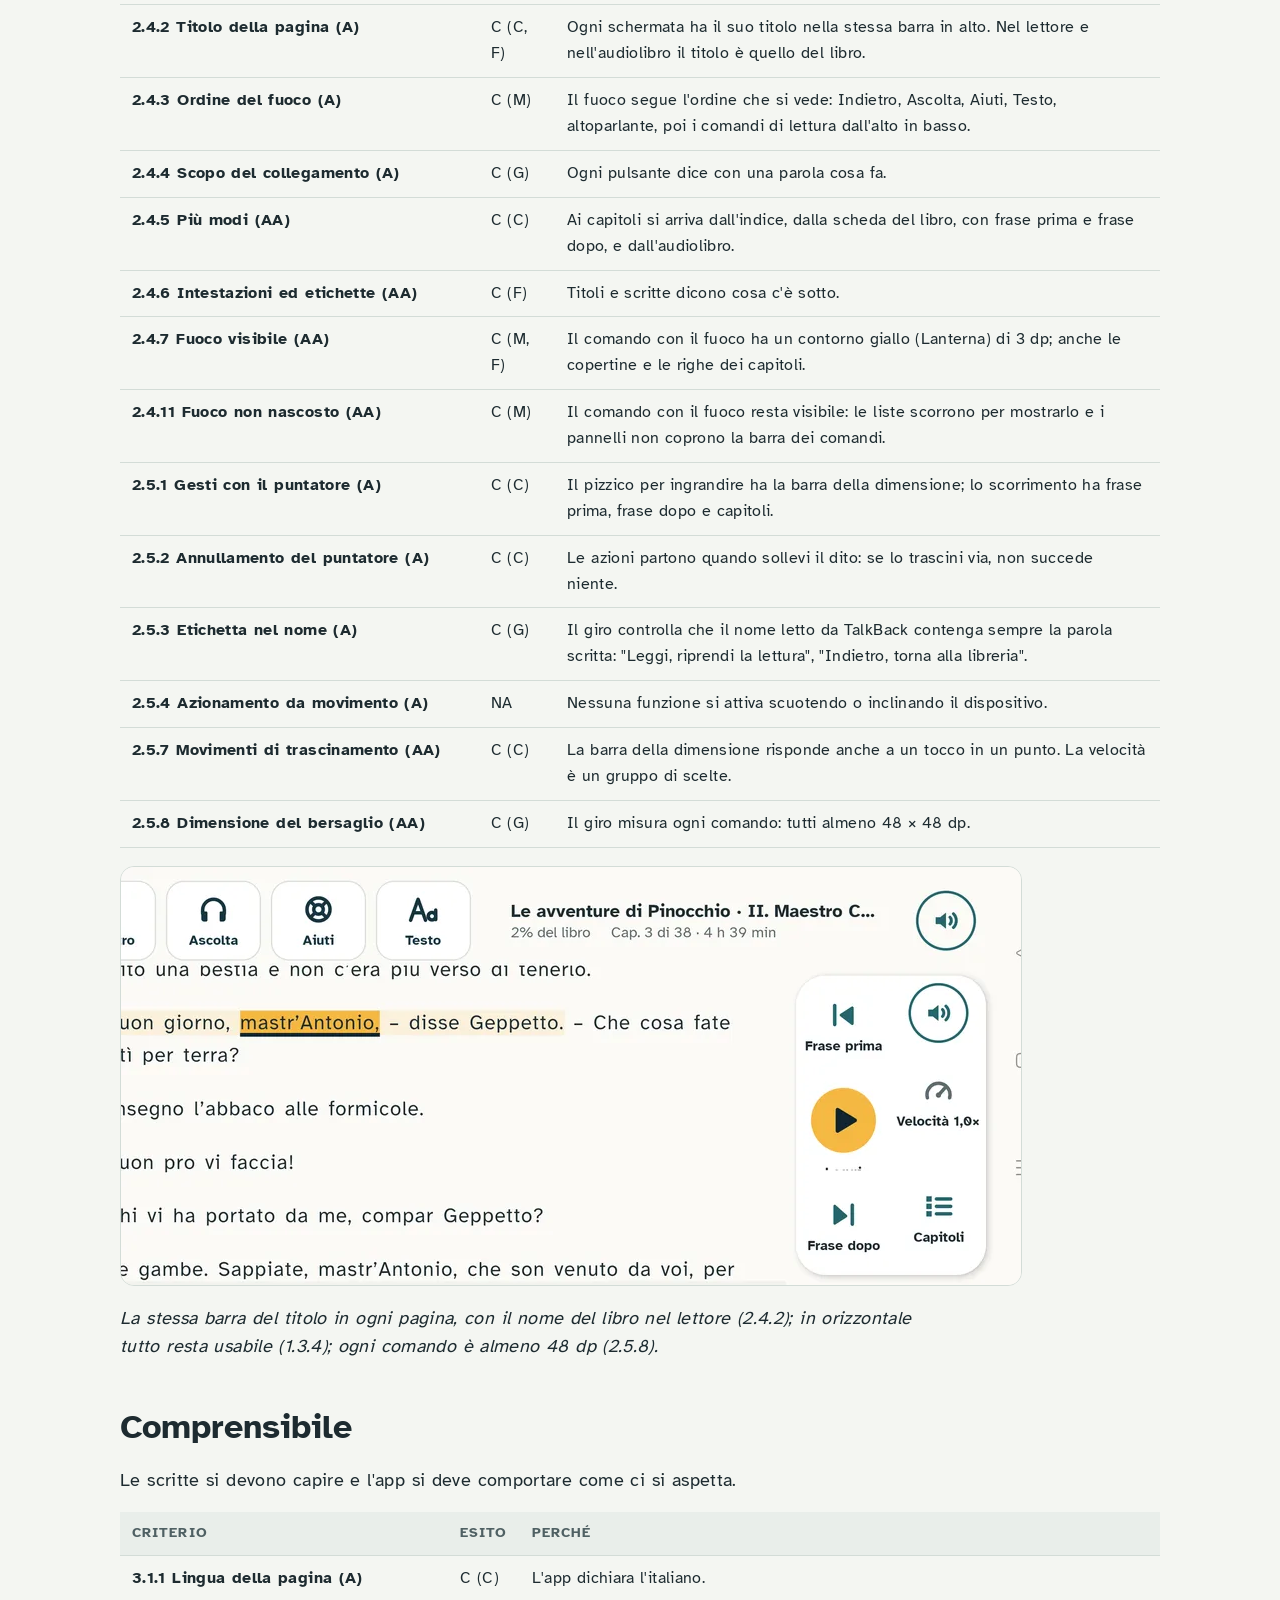
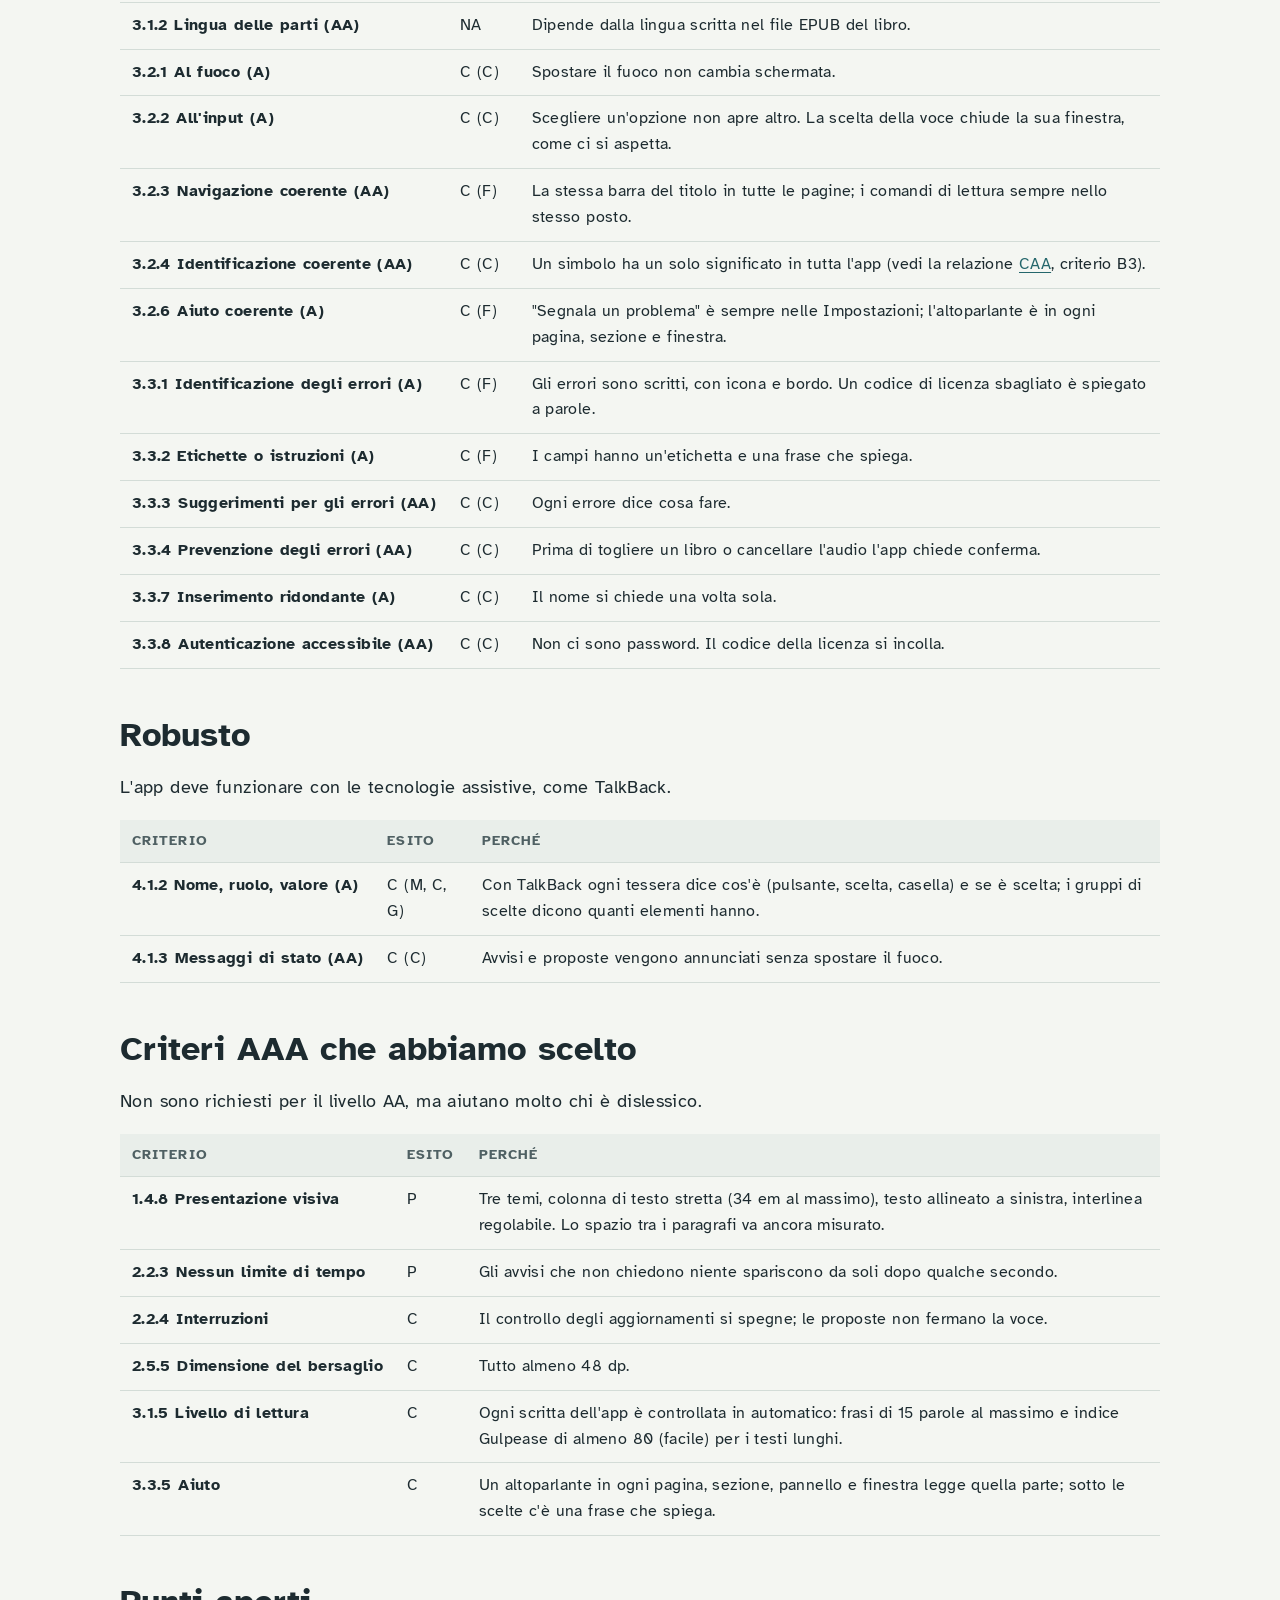
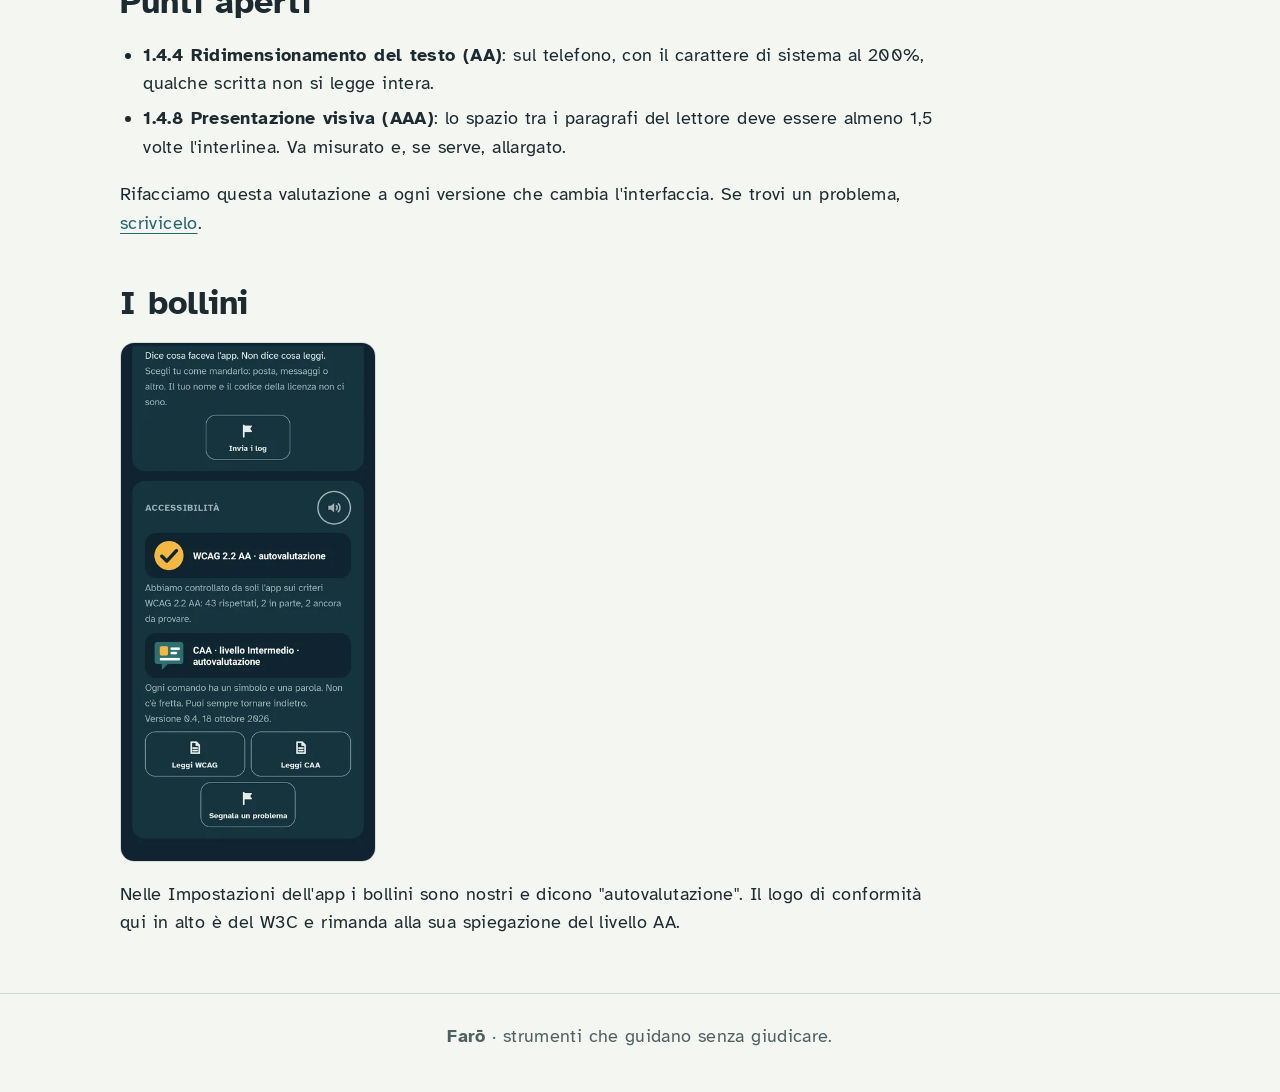
<file: docs/doc/wcag.html>
<!doctype html>
<html lang="it">
<head>
<meta charset="utf-8">
<meta name="viewport" content="width=device-width, initial-scale=1">
<title>Accessibilità: WCAG 2.2 · Farō Reader</title>
<link rel="icon" href="../icon.svg" type="image/svg+xml">
<link rel="stylesheet" href="../style.css">
<link rel="stylesheet" href="doc.css">
</head>
<body>

<header class="top">
  <a class="brand" href="../"><img src="../icon.svg" alt="" width="36" height="36"> Farō Reader</a>
  <nav aria-label="Documentazione">
    <a href="./">Documentazione</a>
    <a href="manuale.html">Manuale</a>
    <a href="wcag.html" aria-current="page">WCAG</a>
    <a href="caa.html">CAA</a>
  </nav>
</header>

<main>
<section class="doc">
  <p class="eyebrow">Documentazione</p>
<h1 id="accessibilita-wcag-22">Accessibilità: WCAG 2.2</h1>
<p>Relazione di <strong>autovalutazione</strong> di Farō Reader <strong>0.4</strong> per Android, criterio per criterio.
Le WCAG 2.2 sono le regole internazionali del W3C per rendere accessibili siti e app. Per un'app le applichiamo come chiede la norma europea <strong>EN 301 549</strong> (capitolo 11, software).</p>
<h2 id="in-breve">In breve</h2>
<p><a href="https://www.w3.org/WAI/WCAG2AA-Conformance" title="Explanation of WCAG 2 Level AA conformance"><img loading="lazy" class="logo-w3c" height="31" width="88" src="img/wcag2.2AA.svg" alt="Level AA conformance, W3C Web Content Accessibility Guidelines 2.2"></a></p>

<p><em>Ambito del logo: Farō Reader 0.4 per Android sugli schermi da tablet (lato corto di almeno 600 dp). Sul telefono resta aperto il criterio 1.4.4. Il logo è del W3C: lo usiamo come chiede il W3C, che non controlla e non convalida la nostra dichiarazione.</em></p>
<ul>
<li><strong>Livello cercato</strong>: WCAG 2.2 <strong>AA</strong>, più sei criteri AAA utili a chi è dislessico.</li>
<li><strong>Esito</strong>: su 55 criteri A e AA, <strong>46 conformi</strong>, 1 parzialmente conforme (1.4.4: carattere al 200% sul telefono), 8 non applicabili, nessuno non conforme. Sugli schermi da tablet tutti i criteri applicabili sono conformi.</li>
<li><strong>Data</strong>: 18 ottobre 2026. <strong>Versione valutata</strong>: 0.4 (versione di prova del 18 ottobre 2026).</li>
<li><strong>Autocertificazione</strong>: il team di Farō ha verificato l'app e autocertifica la versione 0.4 al livello WCAG 2.2 AA sugli schermi da tablet (lato corto di almeno 600 dp); sul telefono resta aperto il criterio 1.4.4. Non l'ha controllata un ente esterno.</li>
</ul>
<h2 id="norme-di-riferimento">Norme di riferimento</h2>
<p>La valutazione segue le norme delle autorità che regolano l'accessibilità digitale:</p>
<ul>
<li><strong>W3C</strong>, <a href="https://www.w3.org/TR/WCAG22/">Web Content Accessibility Guidelines (WCAG) 2.2</a>, Raccomandazione del W3C: i criteri, punto per punto.</li>
<li><strong>W3C</strong>, <a href="https://www.w3.org/WAI/WCAG22/Understanding/">Understanding WCAG 2.2</a> e <a href="https://www.w3.org/TR/WCAG22/#conformance">Requisiti di conformità</a>: come si interpreta ogni criterio e come si dichiara la conformità.</li>
<li><strong>ETSI, CEN e CENELEC</strong>, norma europea <a href="https://www.etsi.org/deliver/etsi_en/301500_301599/301549/03.02.01_60/en_301549v030201p.pdf">EN 301 549</a>, capitolo 11 (software): come le WCAG si applicano a un'app.</li>
<li><strong>W3C</strong>, <a href="https://www.w3.org/TR/wcag2ict-22/">WCAG2ICT</a>: come leggere le WCAG per software che non è una pagina web.</li>
</ul>
<p>Per la leggibilità delle scritte (3.1.5) usiamo l'<strong>indice Gulpease</strong>, messo a punto dal GULP, Gruppo universitario linguistico pedagogico dell'Università di Roma La Sapienza.</p>
<h2 id="come-labbiamo-controllato">Come l'abbiamo controllato</h2>
<div class="tw"><table>
<thead>
<tr>
<th>Sigla</th>
<th>Prova</th>
</tr>
</thead>
<tbody>
<tr>
<td><strong>G</strong></td>
<td><strong>Giro automatico</strong> su ogni schermata e ogni finestra, nei due orientamenti, su telefono e tablet. Uno strumento nostro legge dall'interno dell'app ogni elemento: simbolo, parola, nome per TalkBack, area di tocco, colori veri, scritte tagliate. Poi tocca ogni altoparlante e controlla che la voce parta e si fermi.</td>
</tr>
<tr>
<td><strong>F</strong></td>
<td><strong>Foto</strong> di tutte le schermate: telefono e tablet, in verticale e in orizzontale (104 foto).</td>
</tr>
<tr>
<td><strong>C</strong></td>
<td><strong>Lettura del codice</strong> dell'app.</td>
</tr>
<tr>
<td><strong>CON</strong></td>
<td><strong>Contrasti</strong> calcolati su tutti i colori dell'app e dei tre temi di lettura.</td>
</tr>
<tr>
<td><strong>M</strong></td>
<td><strong>Prove a mano</strong>: TalkBack su ogni schermata (ordine di lettura, nomi, ruoli, stati, messaggi), carattere di sistema al 200%, tastiera esterna.</td>
</tr>
</tbody>
</table></div>
<p>Dispositivi: tablet OPPO OPD2202 (Android 16, schermo 2000×2800) e telefono OPPO CPH1907 (Android 11, 360 dp di larghezza).</p>
<p>Esiti: <strong>C</strong> conforme · <strong>P</strong> parzialmente conforme · <strong>N</strong> non conforme · <strong>NA</strong> non applicabile.</p>
<h2 id="percepibile">Percepibile</h2>
<p>Le informazioni si devono poter vedere, sentire o leggere in più di un modo.</p>
<div class="tw"><table>
<thead>
<tr>
<th>Criterio</th>
<th>Esito</th>
<th>Perché</th>
</tr>
</thead>
<tbody>
<tr>
<td>1.1.1 Contenuti non testuali (A)</td>
<td>C (G)</td>
<td>Ogni comando ha un nome che TalkBack legge, e il nome comincia con la parola scritta. Le immagini solo decorative (la copertina, il faro) sono nascoste a TalkBack.</td>
</tr>
<tr>
<td>1.2.1–1.2.5 Audio e video (A, AA)</td>
<td>NA</td>
<td>L'app non contiene audio o video registrati: la voce legge il testo che è sullo schermo.</td>
</tr>
<tr>
<td>1.3.1 Informazioni e correlazioni (A)</td>
<td>C (C, G)</td>
<td>I titoli di pagina, di sezione e delle schede sono intestazioni per TalkBack. Le scelte sono gruppi con il loro titolo: "Quando premo Play, elenco, 3 elementi"; ogni scelta dice la sua posizione e se è scelta.</td>
</tr>
<tr>
<td>1.3.2 Sequenza significativa (A)</td>
<td>C (M, C)</td>
<td>Con TalkBack l'ordine di lettura segue quello che si vede: pulsanti, titolo, altoparlante; poi il contenuto.</td>
</tr>
<tr>
<td>1.3.3 Caratteristiche sensoriali (A)</td>
<td>C (C)</td>
<td>Le istruzioni dicono il nome della cosa ("l'altoparlante accanto a un titolo"), non solo la forma o il posto.</td>
</tr>
<tr>
<td>1.3.4 Orientamento (AA)</td>
<td>C (F)</td>
<td>Ogni schermata funziona in verticale e in orizzontale. In orizzontale il lettore sposta i comandi in una colonna, l'audiolibro mette la copertina a sinistra. Chi vuole può bloccare la rotazione dal pannello Testo.</td>
</tr>
<tr>
<td>1.3.5 Scopo degli input (AA)</td>
<td>C (C)</td>
<td>L'unico campo con dati personali è il nome: dichiara che è un nome, così la tastiera può proporlo.</td>
</tr>
<tr>
<td>1.4.1 Uso del colore (A)</td>
<td>C (F)</td>
<td>La scelta ha il cerchietto con la spunta, non solo il colore. La parola in lettura è gialla <strong>e</strong> sottolineata. I messaggi hanno icona e parola.</td>
</tr>
<tr>
<td>1.4.2 Controllo dell'audio (A)</td>
<td>C (C)</td>
<td>La voce parte solo quando la chiedi e si ferma con Pausa o ritoccando l'altoparlante. Il saluto all'apertura dura meno di 3 secondi e si spegne dalle Impostazioni.</td>
</tr>
<tr>
<td>1.4.3 Contrasto minimo (AA)</td>
<td>C (G, CON)</td>
<td>Il giro misura i colori veri di ogni scritta: nessuna sotto 4,5:1 (3:1 per le scritte grandi), in tutti e tre i temi.</td>
</tr>
<tr>
<td>1.4.4 Ridimensionamento del testo (AA)</td>
<td>P (M)</td>
<td>Con il carattere di sistema al 200% l'interfaccia resta leggibile e usabile sugli schermi da tablet. Sul telefono qualche scritta non si legge intera. Il testo del libro va da 14 a 28 sp con la barra del pannello Testo.</td>
</tr>
<tr>
<td>1.4.5 Immagini di testo (AA)</td>
<td>C (C)</td>
<td>Non ci sono immagini di testo. I bollini delle Impostazioni hanno la scritta vera accanto al disegno.</td>
</tr>
<tr>
<td>1.4.10 Ricomposizione (AA)</td>
<td>C (M, F, G)</td>
<td>Sul telefono a 360 dp nessuna schermata scorre di lato e le scritte vanno a capo; con il carattere al 200% vale quanto detto per 1.4.4.</td>
</tr>
<tr>
<td>1.4.11 Contrasto non testuale (AA)</td>
<td>C (CON)</td>
<td>La parola in lettura ha una sottolineatura scura (Notte, o Nebbia sul tema scuro) che supera 3:1 sulla pagina. Il bordo delle tessere supera 3:1 sullo sfondo.</td>
</tr>
<tr>
<td>1.4.12 Spaziatura del testo (AA)</td>
<td>C (C, G)</td>
<td>Nel lettore interlinea e spazio tra le lettere si scelgono su quattro livelli. Il giro controlla che nessuna scritta dell'interfaccia sia tagliata.</td>
</tr>
<tr>
<td>1.4.13 Contenuto al passaggio o al fuoco (AA)</td>
<td>C (C, F)</td>
<td>Il fumetto con le sillabe resta finché serve e si chiude con la ✕, toccando fuori o con Leggi.</td>
</tr>
</tbody>
</table></div>
<div class="shots"><img loading="lazy" width="420" height="858" src="img/lettura.webp" alt="Lettore: la parola in lettura è gialla e sottolineata, ogni comando ha simbolo e parola"><img loading="lazy" width="420" height="858" src="img/aiuti.webp" alt="Pannello Aiuti: la scelta ha il cerchietto con la spunta, non solo il colore"></div>

<p><em>A sinistra: la parola in lettura è gialla e sottolineata (1.4.1, 1.4.11); ogni comando ha simbolo e parola (1.1.1). A destra: le scelte hanno la spunta (1.4.1) e ogni sezione ha il suo titolo e il suo altoparlante (1.3.1).</em></p>
<h2 id="utilizzabile">Utilizzabile</h2>
<p>Ogni comando si deve poter usare, senza fretta e senza gesti difficili.</p>
<div class="tw"><table>
<thead>
<tr>
<th>Criterio</th>
<th>Esito</th>
<th>Perché</th>
</tr>
</thead>
<tbody>
<tr>
<td>2.1.1 Tastiera (A)</td>
<td>C (M)</td>
<td>Con una tastiera collegata al tablet, Tab e le frecce raggiungono ogni comando: barra del titolo, altoparlanti, copertine, capitoli, comandi di lettura. Invio li attiva.</td>
</tr>
<tr>
<td>2.1.2 Nessuna trappola per la tastiera (A)</td>
<td>C (M)</td>
<td>Esc fa come Indietro: chiude la finestra o il pannello aperto, poi torna alla pagina prima. Tab continua sempre e ricomincia dall'inizio.</td>
</tr>
<tr>
<td>2.1.4 Scorciatoie da tastiera (A)</td>
<td>C (C)</td>
<td>Non ci sono scorciatoie fatte di un solo carattere.</td>
</tr>
<tr>
<td>2.2.1 Regolazione dei tempi (A)</td>
<td>C (C)</td>
<td>Le proposte e gli errori restano finché rispondi. Spariscono da soli solo gli avvisi che non chiedono niente, e quello che dicono resta scritto nella pagina.</td>
</tr>
<tr>
<td>2.2.2 Pausa, stop, nascondi (A)</td>
<td>C (C)</td>
<td>Il faro del benvenuto dura meno di 5 secondi. L'anello dell'altoparlante gira solo mentre la voce legge e si ferma ritoccandolo.</td>
</tr>
<tr>
<td>2.3.1 Tre lampeggiamenti (A)</td>
<td>C (C)</td>
<td>Niente lampeggia.</td>
</tr>
<tr>
<td>2.4.1 Salto di blocchi (A)</td>
<td>NA</td>
<td>Per la EN 301 549 non vale per le app. Ogni sezione ha comunque il suo titolo.</td>
</tr>
<tr>
<td>2.4.2 Titolo della pagina (A)</td>
<td>C (C, F)</td>
<td>Ogni schermata ha il suo titolo nella stessa barra in alto. Nel lettore e nell'audiolibro il titolo è quello del libro.</td>
</tr>
<tr>
<td>2.4.3 Ordine del fuoco (A)</td>
<td>C (M)</td>
<td>Il fuoco segue l'ordine che si vede: Indietro, Ascolta, Aiuti, Testo, altoparlante, poi i comandi di lettura dall'alto in basso.</td>
</tr>
<tr>
<td>2.4.4 Scopo del collegamento (A)</td>
<td>C (G)</td>
<td>Ogni pulsante dice con una parola cosa fa.</td>
</tr>
<tr>
<td>2.4.5 Più modi (AA)</td>
<td>C (C)</td>
<td>Ai capitoli si arriva dall'indice, dalla scheda del libro, con frase prima e frase dopo, e dall'audiolibro.</td>
</tr>
<tr>
<td>2.4.6 Intestazioni ed etichette (AA)</td>
<td>C (F)</td>
<td>Titoli e scritte dicono cosa c'è sotto.</td>
</tr>
<tr>
<td>2.4.7 Fuoco visibile (AA)</td>
<td>C (M, F)</td>
<td>Il comando con il fuoco ha un contorno giallo (Lanterna) di 3 dp; anche le copertine e le righe dei capitoli.</td>
</tr>
<tr>
<td>2.4.11 Fuoco non nascosto (AA)</td>
<td>C (M)</td>
<td>Il comando con il fuoco resta visibile: le liste scorrono per mostrarlo e i pannelli non coprono la barra dei comandi.</td>
</tr>
<tr>
<td>2.5.1 Gesti con il puntatore (A)</td>
<td>C (C)</td>
<td>Il pizzico per ingrandire ha la barra della dimensione; lo scorrimento ha frase prima, frase dopo e capitoli.</td>
</tr>
<tr>
<td>2.5.2 Annullamento del puntatore (A)</td>
<td>C (C)</td>
<td>Le azioni partono quando sollevi il dito: se lo trascini via, non succede niente.</td>
</tr>
<tr>
<td>2.5.3 Etichetta nel nome (A)</td>
<td>C (G)</td>
<td>Il giro controlla che il nome letto da TalkBack contenga sempre la parola scritta: "Leggi, riprendi la lettura", "Indietro, torna alla libreria".</td>
</tr>
<tr>
<td>2.5.4 Azionamento da movimento (A)</td>
<td>NA</td>
<td>Nessuna funzione si attiva scuotendo o inclinando il dispositivo.</td>
</tr>
<tr>
<td>2.5.7 Movimenti di trascinamento (AA)</td>
<td>C (C)</td>
<td>La barra della dimensione risponde anche a un tocco in un punto. La velocità è un gruppo di scelte.</td>
</tr>
<tr>
<td>2.5.8 Dimensione del bersaglio (AA)</td>
<td>C (G)</td>
<td>Il giro misura ogni comando: tutti almeno 48 × 48 dp.</td>
</tr>
</tbody>
</table></div>
<div class="shots"><img loading="lazy" width="900" height="418" src="img/lettura_orizzontale.webp" alt="Lettore sul telefono in orizzontale: barra del titolo con il nome del libro, comandi in un riquadro a destra"></div>

<p><em>La stessa barra del titolo in ogni pagina, con il nome del libro nel lettore (2.4.2); in orizzontale tutto resta usabile (1.3.4); ogni comando è almeno 48 dp (2.5.8).</em></p>
<h2 id="comprensibile">Comprensibile</h2>
<p>Le scritte si devono capire e l'app si deve comportare come ci si aspetta.</p>
<div class="tw"><table>
<thead>
<tr>
<th>Criterio</th>
<th>Esito</th>
<th>Perché</th>
</tr>
</thead>
<tbody>
<tr>
<td>3.1.1 Lingua della pagina (A)</td>
<td>C (C)</td>
<td>L'app dichiara l'italiano.</td>
</tr>
<tr>
<td>3.1.2 Lingua delle parti (AA)</td>
<td>NA</td>
<td>Dipende dalla lingua scritta nel file EPUB del libro.</td>
</tr>
<tr>
<td>3.2.1 Al fuoco (A)</td>
<td>C (C)</td>
<td>Spostare il fuoco non cambia schermata.</td>
</tr>
<tr>
<td>3.2.2 All'input (A)</td>
<td>C (C)</td>
<td>Scegliere un'opzione non apre altro. La scelta della voce chiude la sua finestra, come ci si aspetta.</td>
</tr>
<tr>
<td>3.2.3 Navigazione coerente (AA)</td>
<td>C (F)</td>
<td>La stessa barra del titolo in tutte le pagine; i comandi di lettura sempre nello stesso posto.</td>
</tr>
<tr>
<td>3.2.4 Identificazione coerente (AA)</td>
<td>C (C)</td>
<td>Un simbolo ha un solo significato in tutta l'app (vedi la relazione <a href="caa.html">CAA</a>, criterio B3).</td>
</tr>
<tr>
<td>3.2.6 Aiuto coerente (A)</td>
<td>C (F)</td>
<td>"Segnala un problema" è sempre nelle Impostazioni; l'altoparlante è in ogni pagina, sezione e finestra.</td>
</tr>
<tr>
<td>3.3.1 Identificazione degli errori (A)</td>
<td>C (F)</td>
<td>Gli errori sono scritti, con icona e bordo. Un codice di licenza sbagliato è spiegato a parole.</td>
</tr>
<tr>
<td>3.3.2 Etichette o istruzioni (A)</td>
<td>C (F)</td>
<td>I campi hanno un'etichetta e una frase che spiega.</td>
</tr>
<tr>
<td>3.3.3 Suggerimenti per gli errori (AA)</td>
<td>C (C)</td>
<td>Ogni errore dice cosa fare.</td>
</tr>
<tr>
<td>3.3.4 Prevenzione degli errori (AA)</td>
<td>C (C)</td>
<td>Prima di togliere un libro o cancellare l'audio l'app chiede conferma.</td>
</tr>
<tr>
<td>3.3.7 Inserimento ridondante (A)</td>
<td>C (C)</td>
<td>Il nome si chiede una volta sola.</td>
</tr>
<tr>
<td>3.3.8 Autenticazione accessibile (AA)</td>
<td>C (C)</td>
<td>Non ci sono password. Il codice della licenza si incolla.</td>
</tr>
</tbody>
</table></div>
<h2 id="robusto">Robusto</h2>
<p>L'app deve funzionare con le tecnologie assistive, come TalkBack.</p>
<div class="tw"><table>
<thead>
<tr>
<th>Criterio</th>
<th>Esito</th>
<th>Perché</th>
</tr>
</thead>
<tbody>
<tr>
<td>4.1.2 Nome, ruolo, valore (A)</td>
<td>C (M, C, G)</td>
<td>Con TalkBack ogni tessera dice cos'è (pulsante, scelta, casella) e se è scelta; i gruppi di scelte dicono quanti elementi hanno.</td>
</tr>
<tr>
<td>4.1.3 Messaggi di stato (AA)</td>
<td>C (C)</td>
<td>Avvisi e proposte vengono annunciati senza spostare il fuoco.</td>
</tr>
</tbody>
</table></div>
<h2 id="criteri-aaa-che-abbiamo-scelto">Criteri AAA che abbiamo scelto</h2>
<p>Non sono richiesti per il livello AA, ma aiutano molto chi è dislessico.</p>
<div class="tw"><table>
<thead>
<tr>
<th>Criterio</th>
<th>Esito</th>
<th>Perché</th>
</tr>
</thead>
<tbody>
<tr>
<td>1.4.8 Presentazione visiva</td>
<td>P</td>
<td>Tre temi, colonna di testo stretta (34 em al massimo), testo allineato a sinistra, interlinea regolabile. Lo spazio tra i paragrafi va ancora misurato.</td>
</tr>
<tr>
<td>2.2.3 Nessun limite di tempo</td>
<td>P</td>
<td>Gli avvisi che non chiedono niente spariscono da soli dopo qualche secondo.</td>
</tr>
<tr>
<td>2.2.4 Interruzioni</td>
<td>C</td>
<td>Il controllo degli aggiornamenti si spegne; le proposte non fermano la voce.</td>
</tr>
<tr>
<td>2.5.5 Dimensione del bersaglio</td>
<td>C</td>
<td>Tutto almeno 48 dp.</td>
</tr>
<tr>
<td>3.1.5 Livello di lettura</td>
<td>C</td>
<td>Ogni scritta dell'app è controllata in automatico: frasi di 15 parole al massimo e indice Gulpease di almeno 80 (facile) per i testi lunghi.</td>
</tr>
<tr>
<td>3.3.5 Aiuto</td>
<td>C</td>
<td>Un altoparlante in ogni pagina, sezione, pannello e finestra legge quella parte; sotto le scelte c'è una frase che spiega.</td>
</tr>
</tbody>
</table></div>
<h2 id="punti-aperti">Punti aperti</h2>
<ul>
<li><strong>1.4.4 Ridimensionamento del testo (AA)</strong>: sul telefono, con il carattere di sistema al 200%, qualche scritta non si legge intera.</li>
<li><strong>1.4.8 Presentazione visiva (AAA)</strong>: lo spazio tra i paragrafi del lettore deve essere almeno 1,5 volte l'interlinea. Va misurato e, se serve, allargato.</li>
</ul>
<p>Rifacciamo questa valutazione a ogni versione che cambia l'interfaccia. Se trovi un problema, <a data-repo-path="issues/new?template=app.yml" href="../#segnala">scrivicelo</a>.</p>
<h2 id="i-bollini">I bollini</h2>
<div class="shots"><img loading="lazy" width="420" height="858" src="img/accessibilita.webp" alt="Scheda Accessibilità nelle Impostazioni dell'app"></div>

<p>Nelle Impostazioni dell'app i bollini sono nostri e dicono "autovalutazione". Il logo di conformità qui in alto è del W3C e rimanda alla sua spiegazione del livello AA.</p>
</section>
</main>

<footer>
  <p><strong>Farō</strong> · strumenti che guidano senza giudicare.</p>
</footer>
<script>
const REPO = "faro-edu/faro-reader";
document.querySelectorAll("[data-repo-path]").forEach(a => { a.href = "https://github.com/" + REPO + "/" + a.dataset.repoPath; });
</script>
</body>
</html>
</file>
<file: docs/style.css>
/* Farō Reader: stessa palette dell'app. Nessuna risorsa esterna: caratteri e icona stanno accanto alla pagina. */
@font-face { font-family: "Atkinson Hyperlegible"; src: url("fonts/atkinson-regular.ttf"); font-weight: 400; font-display: swap; }
@font-face { font-family: "Atkinson Hyperlegible"; src: url("fonts/atkinson-bold.ttf"); font-weight: 700; font-display: swap; }

:root {
  --notte: #0F2530; --abisso: #16343F; --marea: #2F6F73; --lanterna: #F5B841;
  --bg: #F4F6F2; --surface: #FFFFFF; --band: #E9EEEA; --fg: #1D2B30; --muted: #4F6063; --line: #D3DCD7;
  --accent: #24666B; --paper: #FBFAF5; --veil: rgba(245, 184, 65, .2); --word-fg: #1D2B30;
  color-scheme: light;
}
@media (prefers-color-scheme: dark) {
  :root {
    --bg: #0F2530; --surface: #16343F; --band: #132D38; --fg: #E6ECE8; --muted: #A9BABA; --line: #274853;
    --accent: #7FC4C2; --paper: #16343F; --veil: rgba(245, 184, 65, .12); --word-fg: #0F2530;
    color-scheme: dark;
  }
}

* { box-sizing: border-box; }
html { scroll-behavior: smooth; }
@media (prefers-reduced-motion: reduce) { html { scroll-behavior: auto; } }
body {
  margin: 0; background: var(--bg); color: var(--fg);
  font: 400 1.125rem/1.65 "Atkinson Hyperlegible", Verdana, sans-serif;
  letter-spacing: .02em; word-spacing: .06em;
}
a { color: var(--accent); text-underline-offset: .2em; }
a:focus-visible, .btn:focus-visible { outline: 3px solid var(--lanterna); outline-offset: 3px; }
h1, h2, h3 { line-height: 1.2; margin: 0; letter-spacing: 0; text-wrap: balance; }
h1 { font-size: clamp(2rem, 5vw, 3.1rem); }
h2 { font-size: clamp(1.5rem, 3.5vw, 2.1rem); }
h3 { font-size: 1.15rem; }
p { margin: 0; }

.top {
  display: flex; flex-wrap: wrap; gap: 8px 24px; align-items: center; justify-content: space-between;
  max-width: 1080px; margin: 0 auto; padding: 16px 20px;
}
.brand { display: flex; align-items: center; gap: 10px; font-weight: 700; color: var(--fg); text-decoration: none; font-size: 1.2rem; }
.brand img { border-radius: 10px; }
.top nav { display: flex; flex-wrap: wrap; gap: 6px 20px; }
.top nav a { color: var(--fg); text-decoration: none; padding: 8px 0; }
.top nav a:hover { text-decoration: underline; }

main { display: flex; flex-direction: column; }
section { max-width: 1080px; width: 100%; margin: 0 auto; padding: 56px 20px; display: flex; flex-direction: column; gap: 20px; }
/* fascia a tutta larghezza: il contenuto resta allineato a sinistra con le altre sezioni */
.band { max-width: none; background: var(--band); padding-inline: max(20px, calc((100% - 1040px) / 2)); }
.eyebrow { font-size: .85rem; font-weight: 700; letter-spacing: .1em; text-transform: uppercase; color: var(--accent); }
.prose { display: flex; flex-direction: column; gap: 14px; max-width: 60ch; }
.lead { font-size: 1.25rem; color: var(--muted); max-width: 46ch; }
.small { font-size: .95rem; color: var(--muted); }

.hero { flex-direction: row; flex-wrap: wrap; align-items: center; gap: 40px; padding-top: 40px; }
.hero-text { flex: 1 1 340px; min-width: 0; display: flex; flex-direction: column; gap: 18px; }
.actions { display: flex; flex-wrap: wrap; gap: 12px; }
.btn {
  display: inline-flex; align-items: center; min-height: 52px; padding: 0 22px; border-radius: 16px;
  border: 2px solid var(--accent); color: var(--accent); font-weight: 700; text-decoration: none;
}
.btn.primary { background: var(--lanterna); border-color: var(--lanterna); color: #0F2530; }

/* la pagina in lettura: velo sulla frase, ambra sulla parola, filo a margine */
.demo {
  flex: 1 1 320px; min-width: 0; background: var(--paper); border: 1px solid var(--line); border-radius: 24px;
  padding: 28px 26px 28px 20px; display: flex; flex-direction: column; gap: 14px; letter-spacing: .035em; word-spacing: .12em;
}
.demo p { border-left: 3px solid transparent; padding-left: 14px; }
.demo .ready { border-left-color: var(--marea); }
.demo .now { border-left-color: var(--lanterna); }
.demo .working { border-left: 3px dotted var(--marea); }
.sent { background: var(--veil); border-radius: 4px; box-decoration-break: clone; -webkit-box-decoration-break: clone; }
.word { background: var(--lanterna); color: var(--word-fg); border-radius: 4px; padding: 1px 3px; }

/* lettura di prova nelle voci: la parola accesa non deve spostare il testo */
.player { display: flex; flex-direction: column; gap: 16px; max-width: 760px; }
.player[hidden] { display: none; }
.player-bar { display: flex; flex-wrap: wrap; gap: 12px 20px; align-items: center; }
.player .btn { cursor: pointer; font: inherit; font-weight: 700; min-width: 7.5em; justify-content: center; }
.seg { display: flex; margin: 0; padding: 0; border: 2px solid var(--accent); border-radius: 16px; overflow: hidden; }
.seg legend { position: absolute; width: 1px; height: 1px; overflow: hidden; clip-path: inset(50%); }
.seg label { display: flex; cursor: pointer; }
.seg input { position: absolute; opacity: 0; }
.seg span { display: flex; align-items: center; min-height: 48px; padding: 0 20px; font-weight: 700; color: var(--accent); }
.seg input:checked + span { background: var(--accent); color: var(--bg); }
.seg input:focus-visible + span { outline: 3px solid var(--lanterna); outline-offset: -3px; }
.player .demo { flex: none; }
.player .demo p { transition: border-color .6s; }
.player cite { font-style: normal; }
.w { cursor: pointer; border-radius: 4px; }
.w.on { background: var(--lanterna); color: var(--word-fg); box-shadow: 0 0 0 2px var(--lanterna); }

.cards { display: grid; grid-template-columns: repeat(auto-fit, minmax(230px, 1fr)); gap: 16px; }
.cards > div { background: var(--surface); border: 1px solid var(--line); border-radius: 18px; padding: 20px; display: flex; flex-direction: column; gap: 8px; }
.cards p { color: var(--muted); font-size: 1.02rem; }

/* citazione: più grande del testo, mai in corsivo */
.quote { margin: 28px 0 0; padding-left: 24px; border-left: 4px solid var(--lanterna); max-width: 36ch; font-size: clamp(1.45rem, 3.2vw, 2rem); line-height: 1.4; letter-spacing: .01em; }

.rules { margin: 0; display: grid; grid-template-columns: repeat(auto-fit, minmax(280px, 1fr)); gap: 22px 36px; }
.rules div { display: flex; flex-direction: column; gap: 4px; }
.rules dt { font-weight: 700; }
.rules dd { margin: 0; color: var(--muted); font-size: 1.02rem; }

.facts { margin: 0; padding-left: 1em; display: flex; flex-direction: column; gap: 8px; max-width: 64ch; }

.voices { display: grid; grid-template-columns: repeat(auto-fit, minmax(240px, 1fr)); gap: 16px; }
.voices article { background: var(--surface); border: 1px solid var(--line); border-radius: 18px; padding: 20px; display: flex; flex-direction: column; gap: 8px; }
.tag { align-self: flex-start; font-size: .8rem; font-weight: 700; letter-spacing: .06em; text-transform: uppercase; color: var(--accent); border: 1px solid var(--accent); border-radius: 99px; padding: 1px 10px; }
.voices p:not(.tag) { color: var(--muted); }

/* il laboratorio è separato a vista: bordo tratteggiato, non una scheda piena */
.lab { border: 2px dashed var(--line); border-radius: 24px; margin-block: 24px; padding: 36px 24px; width: calc(100% - 40px); }
.steps { margin: 0; padding-left: 1.2em; display: flex; flex-direction: column; gap: 8px; max-width: 60ch; }
.note { background: var(--band); border-radius: 16px; padding: 18px 20px; display: flex; flex-direction: column; gap: 6px; max-width: 64ch; }
.empty { color: var(--muted); max-width: 60ch; }

footer { border-top: 1px solid var(--line); padding: 28px 20px 40px; text-align: center; color: var(--muted); }

.btn[aria-disabled="true"] { opacity: .6; cursor: default; }

.decisions { grid-template-columns: repeat(auto-fit, minmax(320px, 1fr)); }
.tw { overflow-x: auto; }
table { border-collapse: collapse; width: 100%; min-width: 560px; font-size: 1rem; }
th, td { text-align: left; vertical-align: top; padding: 10px 16px 10px 0; border-bottom: 1px solid var(--line); }
th { font-size: .85rem; letter-spacing: .08em; text-transform: uppercase; color: var(--muted); }

/* Biblioteca */
.books { display: grid; grid-template-columns: repeat(auto-fill, minmax(160px, 1fr)); gap: 28px 20px; }
.books a { display: flex; flex-direction: column; gap: 4px; color: inherit; text-decoration: none; }
.books img { width: 100%; height: auto; border-radius: 10px; margin-bottom: 6px; }
.books span { color: var(--muted); font-size: .95rem; }
.books .get { color: var(--accent, inherit); text-decoration: underline; }
</file>
<file: docs/doc/doc.css>
/* Area Documentazione: testo lungo, tabelle, immagini dell'app */
.doc { gap: 18px; }
.doc > h1 { margin-bottom: 8px; }
.doc h2 { margin-top: 28px; }
.doc h3 { margin-top: 12px; }
.doc p, .doc li { max-width: 68ch; line-height: 1.6; }
.doc ul, .doc ol { margin: 0; padding-left: 1.3em; display: flex; flex-direction: column; gap: 6px; }
.doc img { max-width: 100%; height: auto; border-radius: 14px; border: 1px solid var(--line); background: var(--surface); }
.doc figure { margin: 0; display: flex; flex-direction: column; gap: 8px; }
.doc .shots { display: flex; flex-wrap: wrap; gap: 16px; align-items: flex-start; }
.doc .shots img { max-height: 520px; width: auto; }
.tw { overflow-x: auto; max-width: 100%; }
.doc table { border-collapse: collapse; width: 100%; font-size: .98rem; }
.doc th, .doc td { text-align: left; vertical-align: top; padding: 10px 12px; border-bottom: 1px solid var(--line); }
.doc th { background: var(--band); }
.doc td:first-child { white-space: nowrap; font-weight: 700; }
.doc code { font-size: .92em; background: var(--band); padding: 1px 5px; border-radius: 5px; }
.doc .esito-c { color: var(--accent); font-weight: 700; }
.doc blockquote { margin: 0; padding-left: 18px; border-left: 4px solid var(--lanterna); color: var(--muted); }
.top nav a[aria-current="page"] { font-weight: 700; text-decoration: underline; }
.doc .simboli { list-style: none; padding: 0; margin: 0; display: grid; grid-template-columns: repeat(auto-fill, minmax(112px, 1fr)); gap: 12px; }
.doc .simboli li { display: flex; flex-direction: column; align-items: center; gap: 6px; padding: 12px 6px; border: 1px solid var(--line); border-radius: 14px; background: var(--surface); text-align: center; font-size: .9rem; font-weight: 700; }
.doc .simboli svg { width: 40px; height: 40px; color: var(--fg); }
.doc img.logo-w3c { border: 0; border-radius: 0; background: none; width: 176px; height: auto; }
</file>
